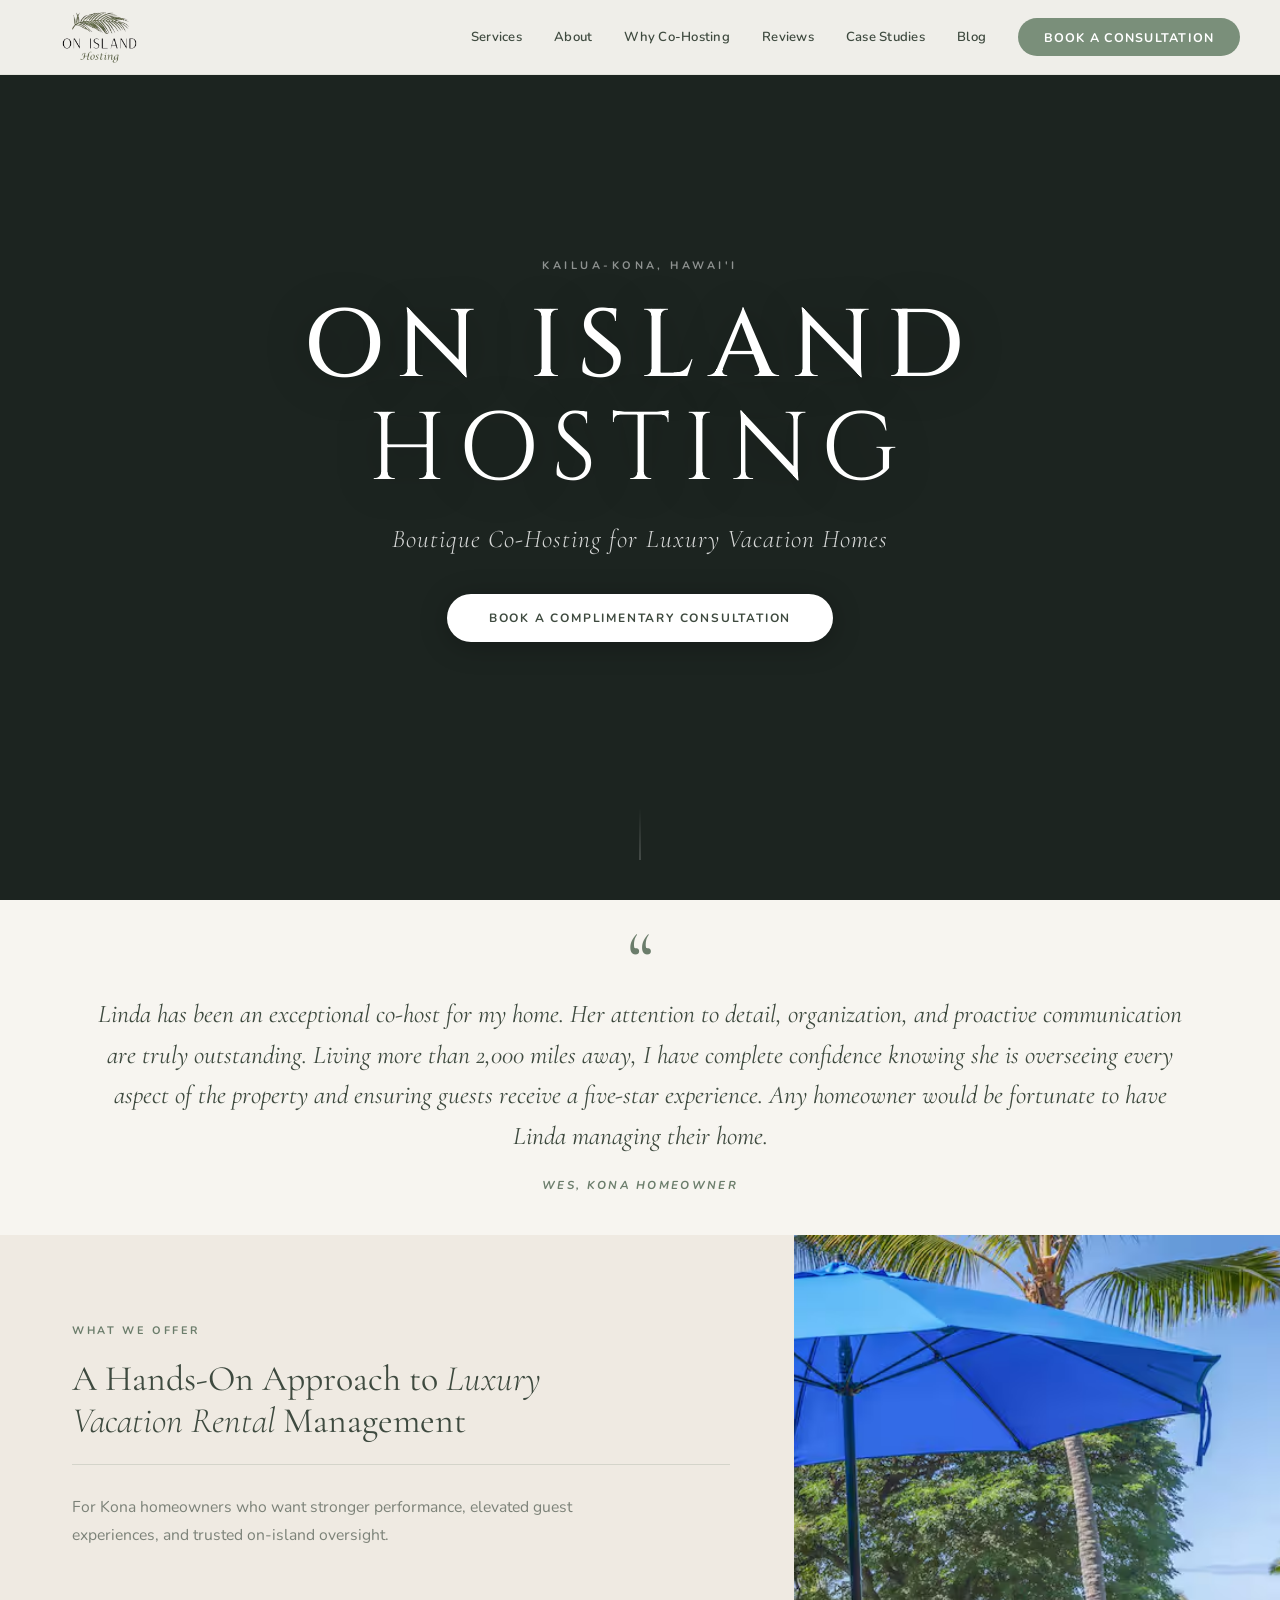
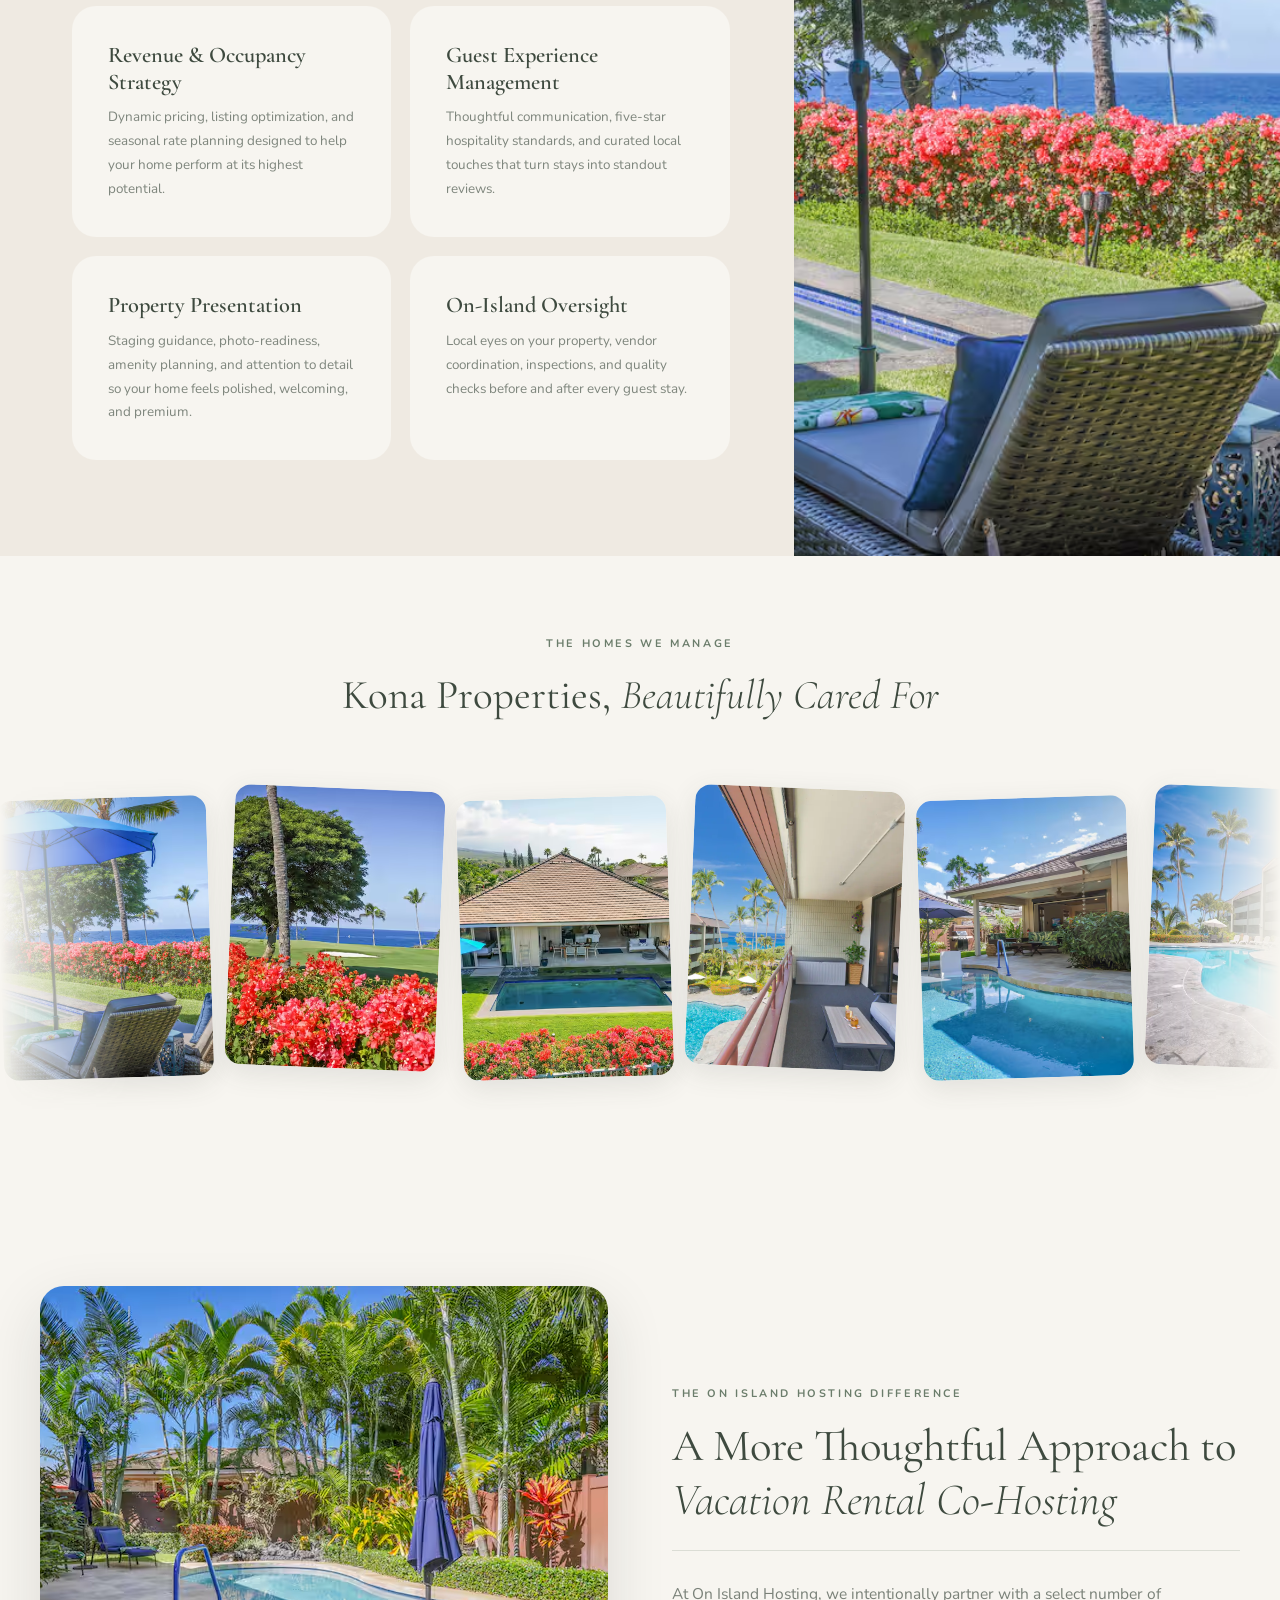
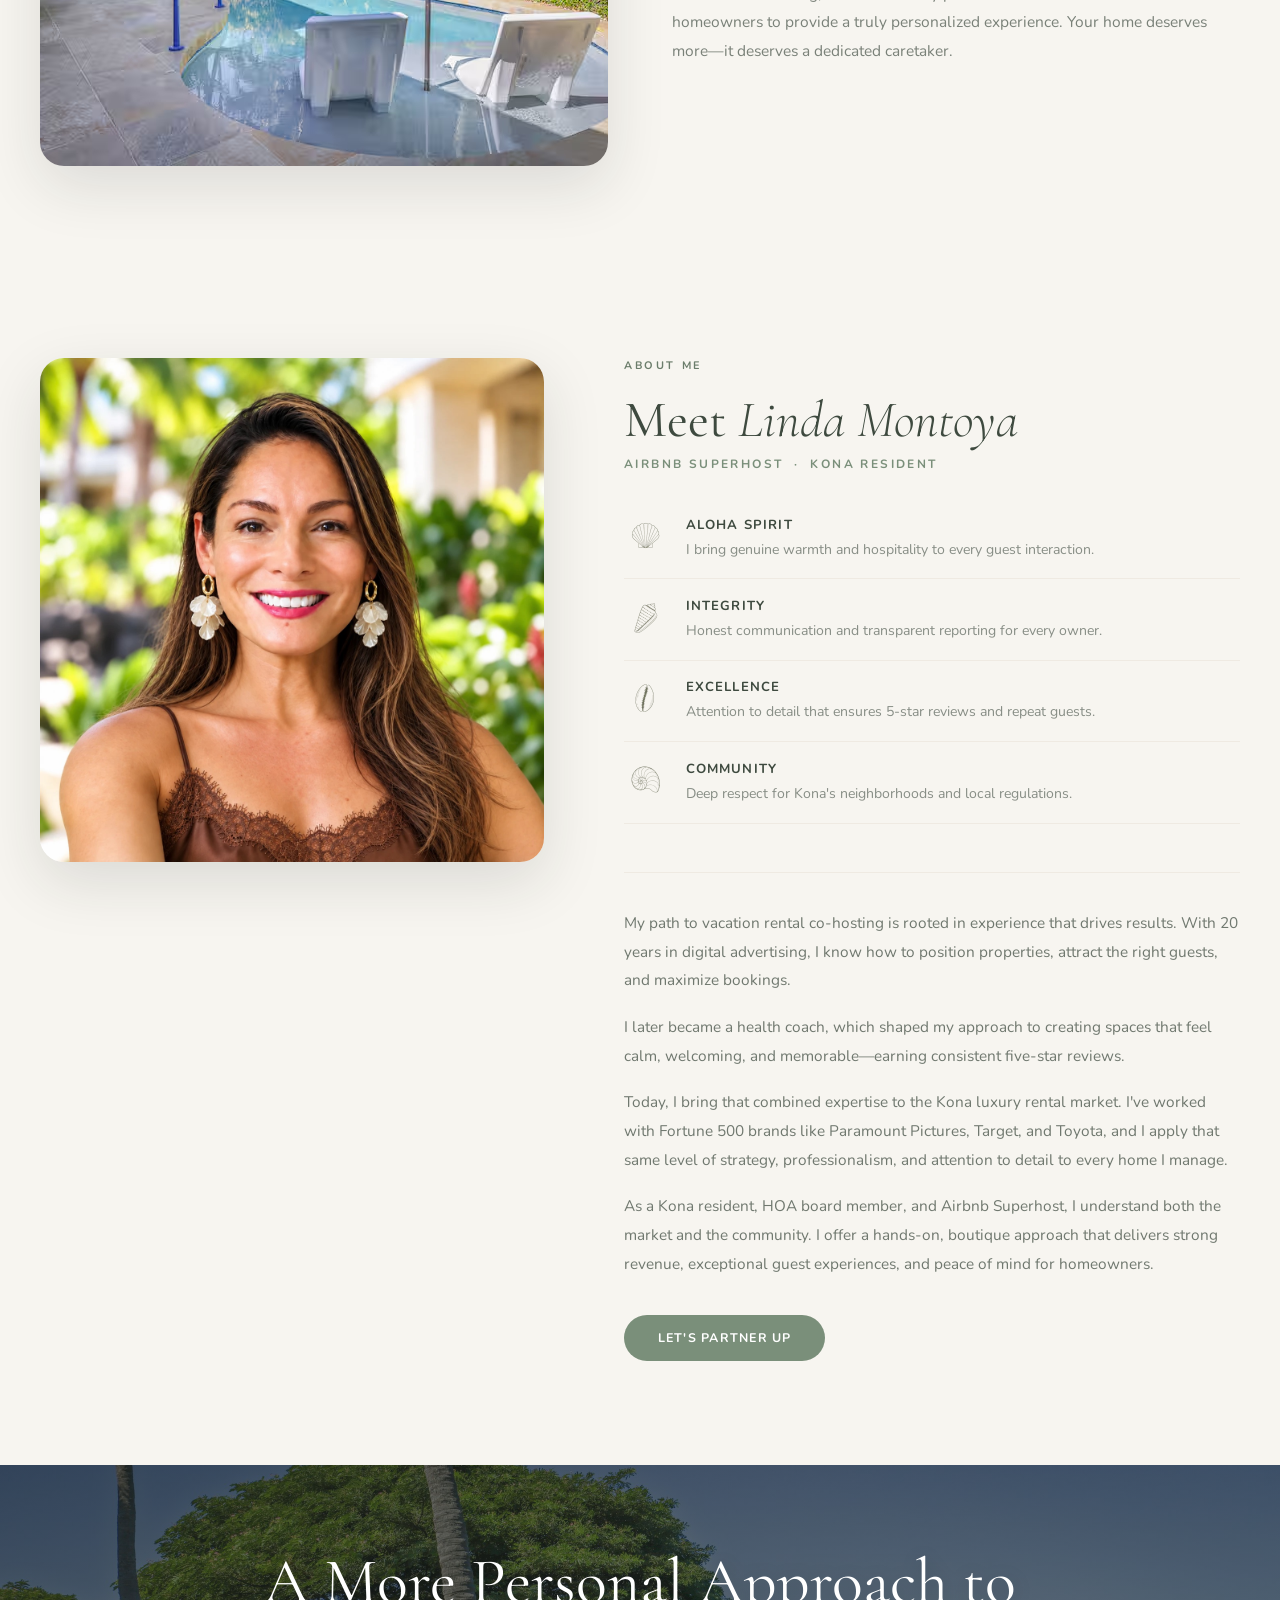
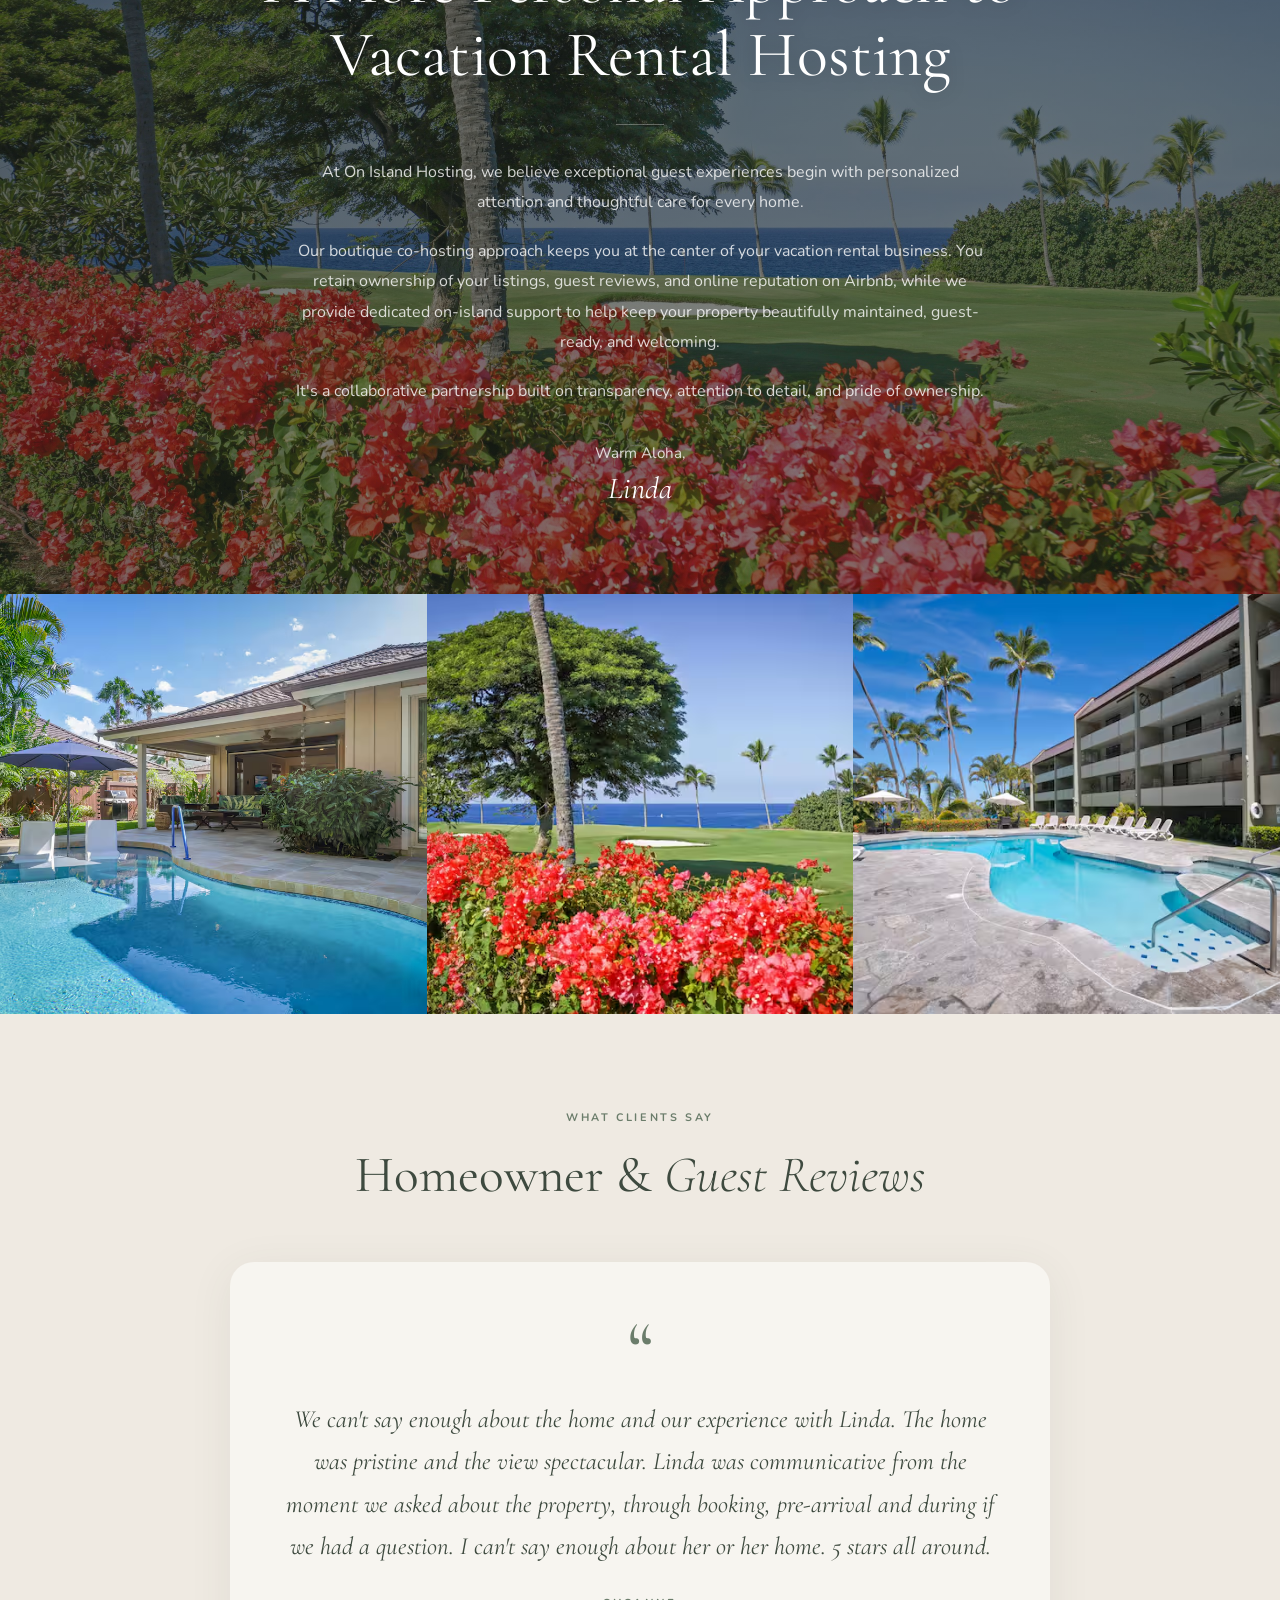
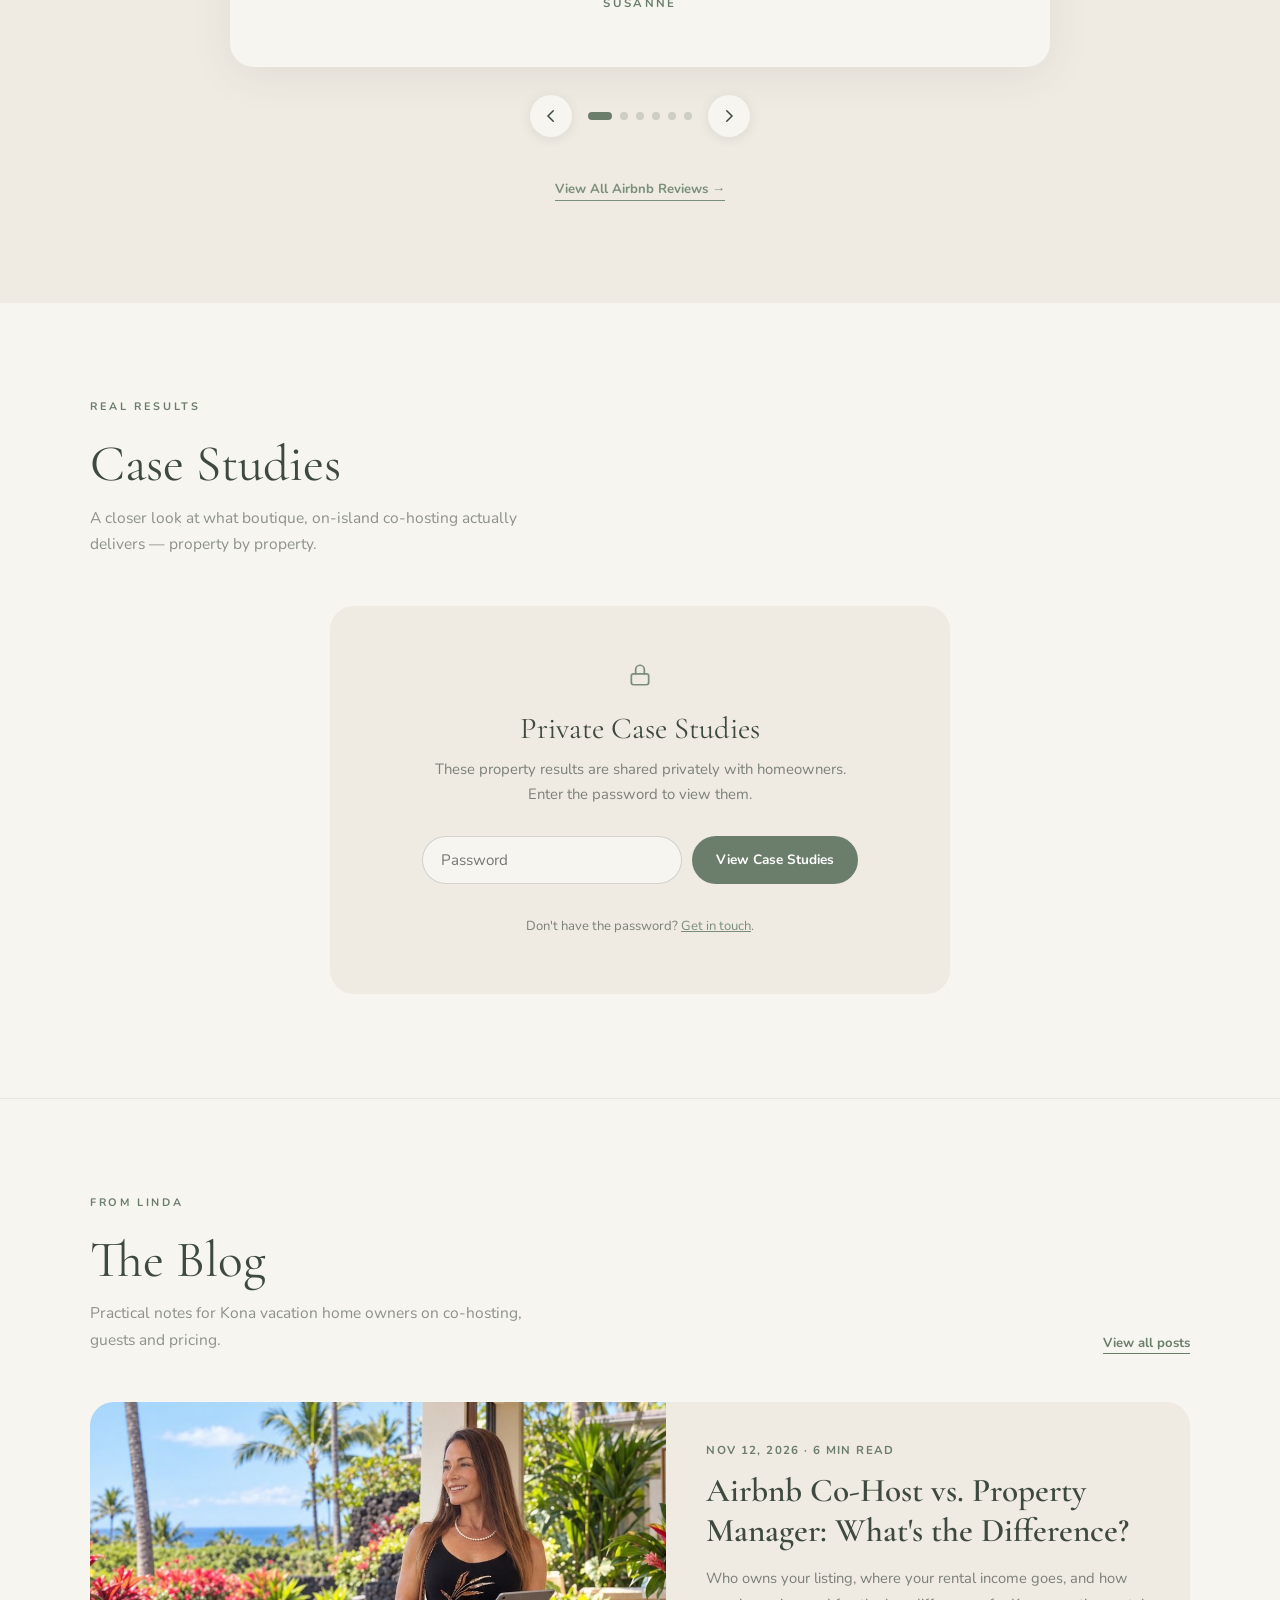
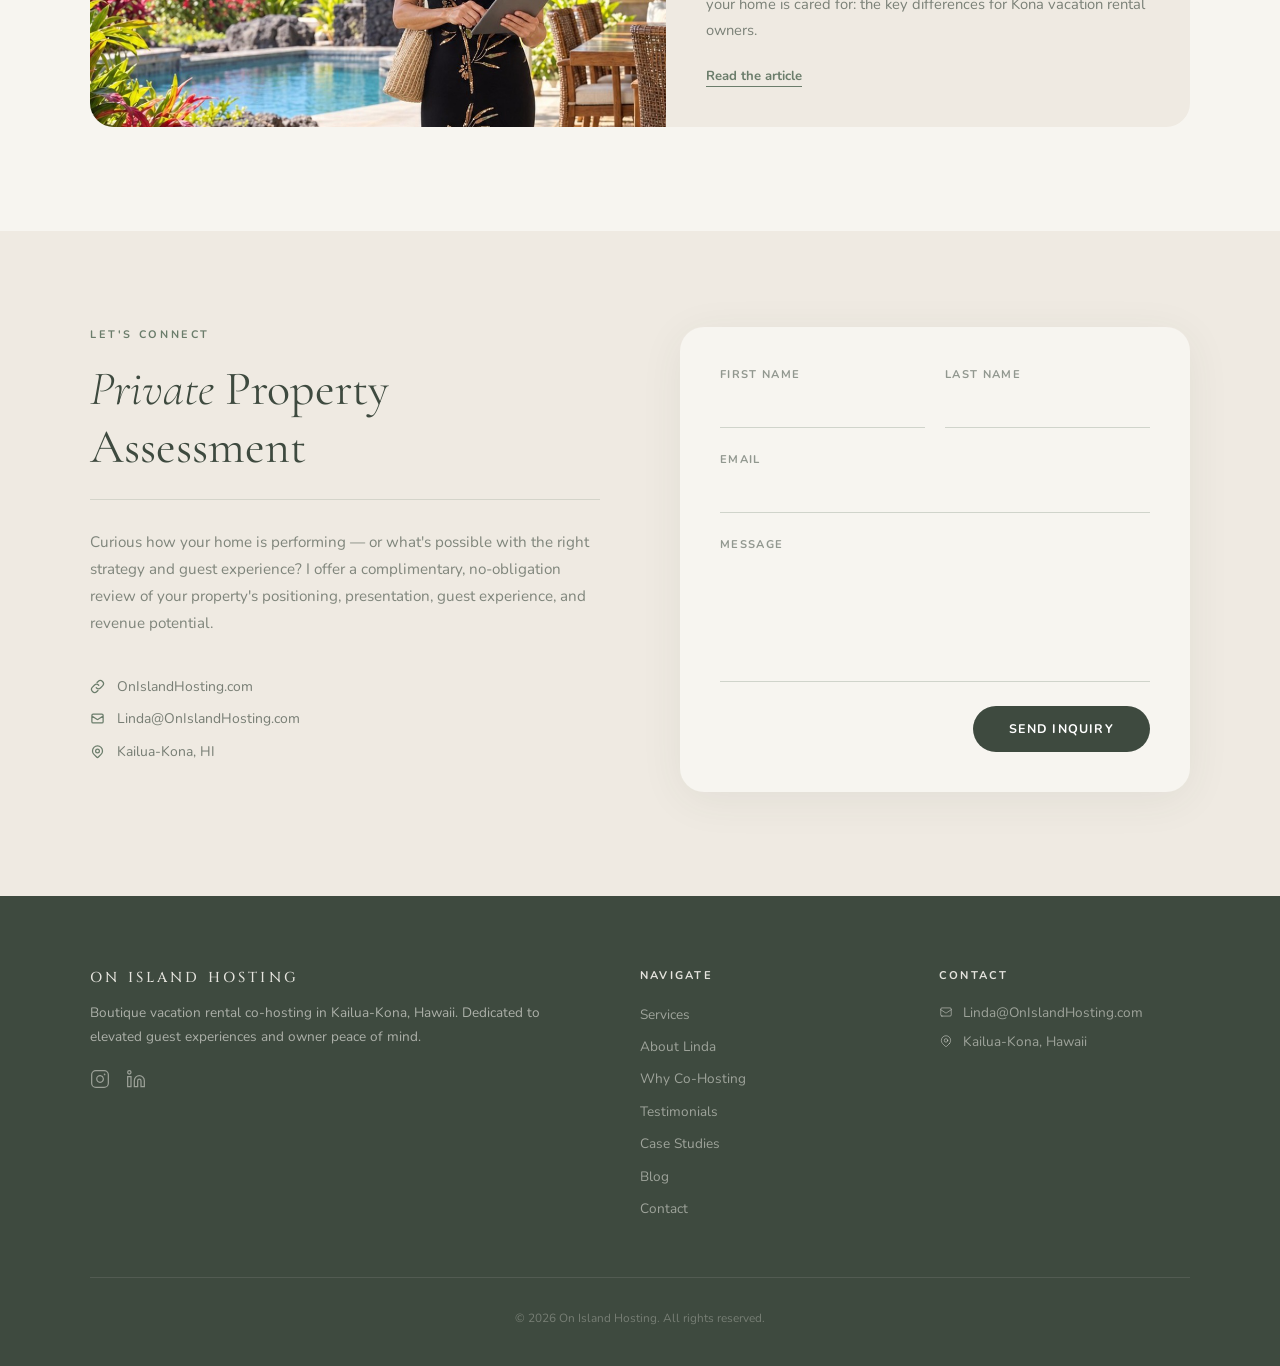
<file: index.html>
<!DOCTYPE html>
<html lang="en">
<head>
  <meta charset="UTF-8" />
  <meta name="viewport" content="width=device-width, initial-scale=1.0" />
  <title>Airbnb Co-Host in Kailua-Kona, Hawaii | On Island Hosting</title>
  <meta name="description" content="Boutique Airbnb co-hosting for luxury vacation homes in Kailua-Kona, Hawaii. Keep your listing and reviews while a local Superhost cares for your home." />

  <link rel="canonical" href="https://onislandhosting.com/" />
  <link rel="icon" href="/favicon.ico" sizes="any" />
  <link rel="icon" type="image/png" sizes="48x48" href="/favicon-48.png" />
  <link rel="apple-touch-icon" href="/apple-touch-icon.png" />
  <meta name="theme-color" content="#3E4A3F" />

  <meta property="og:type" content="website" />
  <meta property="og:site_name" content="On Island Hosting" />
  <meta property="og:url" content="https://onislandhosting.com/" />
  <meta property="og:title" content="Airbnb Co-Host in Kailua-Kona, Hawaii | On Island Hosting" />
  <meta property="og:description" content="Boutique Airbnb co-hosting for luxury vacation homes in Kailua-Kona, Hawaii. Keep your listing and reviews while a local Superhost cares for your home." />
  <meta property="og:image" content="https://onislandhosting.com/og-image.jpg" />
  <meta property="og:image:width" content="1200" />
  <meta property="og:image:height" content="630" />
  <meta property="og:image:alt" content="Red bougainvillea and palm trees above a golf green and the ocean on the Kona coast" />
  <meta property="og:locale" content="en_US" />
  <meta name="twitter:card" content="summary_large_image" />
  <meta name="twitter:title" content="Airbnb Co-Host in Kailua-Kona, Hawaii | On Island Hosting" />
  <meta name="twitter:description" content="Boutique Airbnb co-hosting for luxury vacation homes in Kailua-Kona, Hawaii. Keep your listing and reviews while a local Superhost cares for your home." />
  <meta name="twitter:image" content="https://onislandhosting.com/og-image.jpg" />

  <script type="application/ld+json">
{
  "@context": "https://schema.org",
  "@graph": [
    {
      "@type": "WebSite",
      "@id": "https://onislandhosting.com/#website",
      "url": "https://onislandhosting.com/",
      "name": "On Island Hosting",
      "publisher": {
        "@id": "https://onislandhosting.com/#business"
      },
      "inLanguage": "en-US"
    },
    {
      "@type": [
        "LocalBusiness",
        "ProfessionalService"
      ],
      "@id": "https://onislandhosting.com/#business",
      "name": "On Island Hosting",
      "url": "https://onislandhosting.com/",
      "email": "Linda@OnIslandHosting.com",
      "description": "On Island Hosting is a boutique Airbnb co-host for luxury vacation homes in Kailua-Kona, Hawaii, run by Airbnb Superhost Linda Montoya. Homeowners keep their listings, guest reviews and online reputation on Airbnb while Linda provides dedicated on-island support.",
      "image": "https://onislandhosting.com/og-image.jpg",
      "logo": "https://onislandhosting.com/photos/New%20logo.png",
      "address": {
        "@type": "PostalAddress",
        "addressLocality": "Kailua-Kona",
        "addressRegion": "HI",
        "addressCountry": "US"
      },
      "areaServed": {
        "@type": "City",
        "name": "Kailua-Kona"
      },
      "founder": {
        "@id": "https://onislandhosting.com/#linda"
      },
      "employee": {
        "@id": "https://onislandhosting.com/#linda"
      },
      "knowsAbout": [
        "Airbnb co-hosting",
        "Short-term rentals",
        "Vacation rental pricing",
        "Guest experience"
      ],
      "sameAs": [
        "https://www.instagram.com/onislandwithlinda"
      ]
    },
    {
      "@type": "Person",
      "@id": "https://onislandhosting.com/#linda",
      "name": "Linda Montoya",
      "jobTitle": "Airbnb Co-Host and Superhost",
      "worksFor": {
        "@id": "https://onislandhosting.com/#business"
      },
      "url": "https://onislandhosting.com/#about",
      "image": "https://onislandhosting.com/photos/Linda%20Square.jpg",
      "description": "Airbnb Superhost and Kona resident who serves on an HOA board, with 20 years in digital advertising.",
      "homeLocation": {
        "@type": "Place",
        "name": "Kona, Hawaii"
      },
      "sameAs": [
        "https://www.linkedin.com/in/lindamontoya/",
        "https://www.instagram.com/onislandwithlinda"
      ]
    },
    {
      "@type": "Service",
      "@id": "https://onislandhosting.com/#co-hosting-service",
      "name": "Boutique Airbnb co-hosting",
      "serviceType": "Airbnb co-hosting",
      "url": "https://onislandhosting.com/#services",
      "provider": {
        "@id": "https://onislandhosting.com/#business"
      },
      "areaServed": {
        "@type": "City",
        "name": "Kailua-Kona"
      },
      "description": "Revenue and occupancy strategy, guest experience, property presentation and on-island oversight for Kona vacation homes."
    },
    {
      "@type": "Service",
      "@id": "https://onislandhosting.com/#assessment-service",
      "name": "Private property assessment",
      "serviceType": "Vacation rental assessment",
      "url": "https://onislandhosting.com/#contact",
      "provider": {
        "@id": "https://onislandhosting.com/#business"
      },
      "areaServed": {
        "@type": "City",
        "name": "Kailua-Kona"
      },
      "description": "A complimentary, no-obligation review of a home's positioning, presentation, guest experience and revenue potential.",
      "offers": {
        "@type": "Offer",
        "price": "0",
        "priceCurrency": "USD"
      }
    }
  ]
}
  </script>

  <link rel="preconnect" href="https://fonts.googleapis.com">
  <link rel="preconnect" href="https://fonts.gstatic.com" crossorigin>
  <link href="https://fonts.googleapis.com/css2?family=Cinzel:wght@400;500;600;700&family=Cormorant+Garamond:ital,wght@0,300;0,400;0,500;0,600;1,300;1,400;1,500;1,600&family=Nunito:wght@300;400;500;600;700&display=swap" rel="stylesheet">

  <style>
    *, *::before, *::after { box-sizing: border-box; margin: 0; padding: 0; }
    html { scroll-behavior: smooth; }

    :root {
      --soft-white:     #F7F5F0;
      --warm-beige:     #EFEAE2;
      --olive:          #6B7D6B;
      --deep-olive:     #3E4A3F;
      --sage:           #7A8F7A;
      --dark:           #1c2420;
      --font-cinzel:    'Cinzel', serif;
      --font-cormorant: 'Cormorant Garamond', serif;
      --font-nunito:    'Nunito', sans-serif;
    }

    body {
      background: var(--dark);
      color: var(--deep-olive);
      font-family: var(--font-nunito);
      -webkit-font-smoothing: antialiased;
    }

    /* ═══════════════════════════════
       HEADER
    ═══════════════════════════════ */
    #site-header {
      position: fixed;
      top: 0; left: 0; right: 0;
      z-index: 200;
      background: rgba(247,245,240,0.97);
      backdrop-filter: blur(12px);
      -webkit-backdrop-filter: blur(12px);
      border-bottom: 1px solid rgba(107,125,107,0.1);
      transition: box-shadow 0.3s;
    }
    #site-header.scrolled { box-shadow: 0 2px 24px rgba(28,36,32,0.1); }
    .header-inner {
      max-width: 1280px;
      margin: 0 auto;
      padding: 0 2.5rem;
      height: 74px;
      display: flex;
      align-items: center;
      justify-content: space-between;
    }
    .header-logo img {
      height: 58px;
      width: auto;
      object-fit: contain;
      display: block;
    }
    .header-right { display: flex; align-items: center; gap: 2rem; }
    .header-nav { display: flex; align-items: center; gap: 2rem; }
    .header-nav a {
      font-family: var(--font-nunito);
      font-size: 0.82rem;
      font-weight: 600;
      letter-spacing: 0.02em;
      color: var(--deep-olive);
      text-decoration: none;
      transition: color 0.2s;
      white-space: nowrap;
    }
    .header-nav a:hover { color: var(--olive); }
    .nav-cta {
      font-family: var(--font-nunito);
      font-size: 0.78rem;
      font-weight: 700;
      letter-spacing: 0.1em;
      text-transform: uppercase;
      background: var(--sage);
      color: #fff;
      padding: 0.65rem 1.6rem;
      border-radius: 100px;
      text-decoration: none;
      transition: background 0.2s;
      white-space: nowrap;
    }
    .nav-cta:hover { background: var(--olive); }
    .mobile-toggle {
      display: none;
      background: none;
      border: none;
      cursor: pointer;
      color: var(--deep-olive);
    }
    .mobile-menu {
      display: none;
      position: absolute;
      top: 100%; left: 0; right: 0;
      background: var(--soft-white);
      border-top: 1px solid var(--warm-beige);
      padding: 1.25rem 2rem 1.75rem;
    }
    .mobile-menu.open { display: block; }
    .mobile-menu a {
      display: block;
      font-family: var(--font-nunito);
      font-weight: 600;
      font-size: 0.95rem;
      color: var(--deep-olive);
      text-decoration: none;
      padding: 0.7rem 0;
      border-bottom: 1px solid var(--warm-beige);
    }
    .mobile-menu a.mobile-cta {
      border: none;
      margin-top: 1rem;
      text-align: center;
      background: var(--sage);
      color: #fff;
      border-radius: 100px;
      padding: 0.7rem;
    }
    @media (max-width: 920px) {
      .header-nav { display: none; }
      .mobile-toggle { display: block; }
    }
    @media (max-width: 640px) {
      .header-right .nav-cta { display: none; }
    }

    /* ═══════════════════════════════
       HERO
    ═══════════════════════════════ */
    #hero {
      position: relative;
      height: 100vh;
      min-height: 640px;
      display: flex;
      align-items: center;
      justify-content: center;
      overflow: hidden;
      background: var(--dark);
    }
    #hero-video {
      position: absolute;
      inset: 0;
      width: 100%;
      height: 100%;
      object-fit: cover;
      opacity: 0.82;
    }
    .hero-overlay {
      position: absolute;
      inset: 0;
      background: radial-gradient(ellipse at center, rgba(28,36,32,0.08) 0%, rgba(28,36,32,0.38) 100%);
      z-index: 1;
    }

    /* Floating cards layer */
    .hero-cards {
      position: absolute;
      inset: 0;
      z-index: 2;
      pointer-events: none;
    }
    .float-card {
      position: absolute;
      will-change: transform;
      border-radius: 18px;
      overflow: hidden;
      box-shadow: 0 24px 64px rgba(0,0,0,0.5);
      pointer-events: auto;
      cursor: default;
    }
    .float-card img {
      width: 100%;
      height: 100%;
      object-fit: cover;
      display: block;
      transition: transform 0.4s ease;
    }
    .float-card:hover img { transform: scale(1.06); }

    /* Card label badge */
    .card-label {
      position: absolute;
      bottom: 0; left: 0; right: 0;
      padding: 1.5rem 1rem 0.75rem;
      background: linear-gradient(to top, rgba(28,36,32,0.8) 0%, transparent 100%);
    }
    .card-label-tag {
      display: block;
      font-family: var(--font-nunito);
      font-size: 0.6rem;
      font-weight: 700;
      letter-spacing: 0.2em;
      text-transform: uppercase;
      color: rgba(255,255,255,0.6);
      margin-bottom: 0.2rem;
    }
    .card-label-name {
      display: block;
      font-family: var(--font-cormorant);
      font-size: 1rem;
      font-weight: 500;
      color: #fff;
      line-height: 1.2;
    }

    /* Individual card positions */
    /* LEFT SIDE */
    .fc-1 { /* top-left, small */ width: 130px; height: 90px; top: 18%; left: 3%; }
    .fc-2 { /* mid-left, tall */ width: 210px; height: 160px; top: 8%; left: 8%; }
    .fc-3 { /* bottom-left, square */ width: 190px; height: 190px; top: 68%; left: 5%; }
    /* RIGHT SIDE */
    .fc-4 { /* top-right, medium */ width: 200px; height: 155px; top: 5%; right: 6%; }
    .fc-5 { /* bottom-right, large */ width: 200px; height: 200px; top: 60%; right: 4%; }

    /* Hide cards on small screens to avoid crowding */
    @media (max-width: 900px) {
      .fc-1, .fc-3, .fc-5 { display: none; }
      .fc-2 { width: 140px; height: 110px; top: 12%; left: 2%; }
      .fc-4 { width: 140px; height: 110px; top: 12%; right: 2%; }
    }
    @media (max-width: 560px) {
      .fc-2, .fc-4 { display: none; }
    }

    /* Hero text */
    .hero-content {
      position: relative;
      z-index: 10;
      text-align: center;
      padding: 0 1.5rem;
      max-width: 820px;
    }
    .hero-eyebrow {
      font-family: var(--font-nunito);
      font-size: 0.68rem;
      font-weight: 700;
      letter-spacing: 0.32em;
      text-transform: uppercase;
      color: rgba(255,255,255,0.5);
      display: block;
      margin-bottom: 1.4rem;
    }
    .hero-title {
      font-family: var(--font-cinzel);
      color: #fff;
      font-size: clamp(2.6rem, 7.5vw, 6.5rem);
      font-weight: 500;
      letter-spacing: 0.14em;
      line-height: 1.08;
      text-shadow: 0 4px 40px rgba(0,0,0,0.35);
      margin-bottom: 1.25rem;
    }
    .hero-title span { font-weight: 300; }
    .hero-tagline {
      font-family: var(--font-cormorant);
      font-size: clamp(1.1rem, 2.2vw, 1.6rem);
      font-weight: 300;
      font-style: italic;
      color: rgba(255,255,255,0.82);
      letter-spacing: 0.04em;
      margin-bottom: 2.5rem;
    }
    .hero-btn {
      display: inline-block;
      font-family: var(--font-nunito);
      font-size: 0.75rem;
      font-weight: 700;
      letter-spacing: 0.15em;
      text-transform: uppercase;
      background: #fff;
      color: var(--deep-olive);
      padding: 1rem 2.6rem;
      border-radius: 100px;
      text-decoration: none;
      box-shadow: 0 4px 28px rgba(0,0,0,0.25);
      transition: transform 0.2s, box-shadow 0.2s;
    }
    .hero-btn:hover { transform: translateY(-3px); box-shadow: 0 10px 40px rgba(0,0,0,0.3); }
    .hero-scroll-line {
      position: absolute;
      bottom: 2.5rem; left: 50%;
      transform: translateX(-50%);
      width: 1px; height: 52px;
      background: linear-gradient(to bottom, transparent, rgba(255,255,255,0.35));
      z-index: 10;
      animation: lineGrow 2s ease-in-out infinite;
    }
    @keyframes lineGrow { 0%,100%{opacity:0.3;height:36px} 50%{opacity:1;height:52px} }

    /* ═══════════════════════════════
       CONTENT CARD WRAPPER  (DayAway rounded-section style)
    ═══════════════════════════════ */
    .content-card {
      background: var(--soft-white);
      border-radius: 2.5rem 2.5rem 0 0;
      position: relative;
      z-index: 10;
      margin-top: -2.5rem;
    }
    .content-card + .content-card,
    .content-card + section,
    section + .content-card {
      border-radius: 0;
      margin-top: 0;
    }
    .dark-band {
      background: var(--dark);
      position: relative;
      z-index: 9;
    }
    .content-card-bottom {
      background: var(--soft-white);
      border-radius: 0 0 2.5rem 2.5rem;
    }

    /* ═══════════════════════════════
       SHARED UTILITIES
    ═══════════════════════════════ */
    .section-label {
      font-family: var(--font-nunito);
      font-size: 0.68rem;
      font-weight: 700;
      letter-spacing: 0.24em;
      text-transform: uppercase;
      color: var(--olive);
      display: block;
      margin-bottom: 1.2rem;
    }
    .section-rule {
      border: none;
      border-top: 1px solid rgba(107,125,107,0.2);
      margin: 1.4rem 0 1.8rem;
    }
    .reveal {
      opacity: 0;
      transform: translateY(28px);
      transition: opacity 0.75s ease, transform 0.75s ease;
    }
    .reveal.visible { opacity: 1; transform: none; }

    /* ═══════════════════════════════
       QUOTE  — compact centered band
    ═══════════════════════════════ */
    #quote {
      background: var(--soft-white);
      padding: 2.25rem 4rem 2.5rem;
    }
    .quote-inner {
      max-width: 1100px;
      margin: 0 auto;
      text-align: center;
    }
    .quote-mark {
      font-family: var(--font-cormorant);
      font-size: 5rem;
      line-height: 0.6;
      color: var(--olive);
      display: block;
      margin-bottom: 0.6rem;
      user-select: none;
    }
    .quote-text {
      font-family: var(--font-cormorant);
      font-size: clamp(1.25rem, 2vw, 1.75rem);
      font-weight: 400;
      font-style: italic;
      color: var(--deep-olive);
      line-height: 1.6;
      margin-bottom: 1rem;
    }
    .quote-attribution {
      font-family: var(--font-nunito);
      font-size: 0.72rem;
      font-weight: 700;
      letter-spacing: 0.2em;
      text-transform: uppercase;
      color: var(--olive);
    }
    @media (max-width: 860px) {
      #quote { padding: 2rem 1.5rem 2.25rem; }
    }

    /* ═══════════════════════════════
       IMAGE STRIP  (3-up photos)
    ═══════════════════════════════ */
    /* ═══════════════════════════════
       SCROLLING MARQUEE
    ═══════════════════════════════ */
    .marquee-section {
      padding: 5rem 0 5rem;
      background: var(--soft-white);
      overflow: hidden;
    }
    .marquee-header {
      text-align: center;
      padding: 0 2rem;
      margin-bottom: 2.75rem;
    }
    .marquee-headline {
      font-family: var(--font-cormorant);
      font-size: clamp(1.8rem, 3.2vw, 2.8rem);
      font-weight: 400;
      color: var(--deep-olive);
      line-height: 1.2;
    }
    .marquee-headline em { font-style: italic; font-weight: 300; }
    .marquee-outer {
      overflow: hidden;
      -webkit-mask-image: linear-gradient(to right, transparent 0%, black 10%, black 90%, transparent 100%);
      mask-image: linear-gradient(to right, transparent 0%, black 10%, black 90%, transparent 100%);
      padding: 1.5rem 0 2rem;
    }
    .marquee-track {
      display: flex;
      gap: 1.25rem;
      width: max-content;
      animation: marquee-scroll 42s linear infinite;
    }
    .marquee-track:hover { animation-play-state: paused; }
    @keyframes marquee-scroll {
      0%   { transform: translateX(0); }
      100% { transform: translateX(-50%); }
    }
    .marquee-item {
      flex-shrink: 0;
      width: 210px;
      height: 280px;
      border-radius: 16px;
      overflow: hidden;
      box-shadow: 0 8px 28px rgba(62,74,63,0.12);
      transition: transform 0.3s ease, box-shadow 0.3s;
    }
    .marquee-item:hover {
      box-shadow: 0 16px 44px rgba(62,74,63,0.18);
      transform: scale(1.02) !important;
    }
    .marquee-item:nth-child(odd)  { transform: rotate(-1.8deg); margin-top: 10px; }
    .marquee-item:nth-child(even) { transform: rotate(2.4deg);  margin-top: 0; }
    .marquee-item img {
      width: 100%; height: 100%;
      object-fit: cover;
      display: block;
    }

    .img-strip {
      display: grid;
      gap: 0;
    }
    .img-strip-3 { grid-template-columns: repeat(3, 1fr); }
    .img-strip-2 { grid-template-columns: 1.4fr 1fr; }
    .img-strip img {
      width: 100%;
      height: 100%;
      object-fit: cover;
      display: block;
      transition: transform 0.5s ease;
    }
    .img-strip-item {
      overflow: hidden;
      position: relative;
    }
    .img-strip-item:hover img { transform: scale(1.04); }
    .img-strip-tall .img-strip-item { height: 420px; }
    .img-strip-medium .img-strip-item { height: 320px; }
    @media (max-width: 700px) {
      .img-strip-3 { grid-template-columns: 1fr; }
      .img-strip-2 { grid-template-columns: 1fr; }
      .img-strip-tall .img-strip-item,
      .img-strip-medium .img-strip-item { height: 240px; }
    }

    /* ═══════════════════════════════
       SERVICES  — split with tall image
    ═══════════════════════════════ */
    #services {
      background: var(--warm-beige);
      overflow: hidden;
    }
    .services-split {
      display: grid;
      grid-template-columns: 1fr 38%;
      min-height: 780px;
      max-width: 100%;
    }
    .services-left {
      padding: 5.5rem 4rem 6rem 4.5rem;
    }
    .services-inner { max-width: 700px; }
    .services-header { margin-bottom: 3.5rem; }
    .services-headline {
      font-family: var(--font-cormorant);
      font-size: clamp(2rem, 2.8vw, 2.7rem);
      font-weight: 400;
      color: var(--deep-olive);
      line-height: 1.18;
      margin-bottom: 1rem;
      max-width: 560px;
    }
    .services-headline em { font-style: italic; font-weight: 300; }
    .services-sub {
      font-family: var(--font-nunito);
      font-size: 0.98rem;
      color: rgba(62,74,63,0.65);
      line-height: 1.78;
      max-width: 520px;
    }
    .services-grid {
      display: grid;
      grid-template-columns: repeat(2, 1fr);
      gap: 1.2rem;
    }
    @media (max-width: 680px) { .services-grid { grid-template-columns: 1fr; } }
    .service-card {
      background: var(--soft-white);
      border-radius: 1.5rem;
      padding: 2.25rem 2.25rem;
      transition: transform 0.3s, box-shadow 0.3s;
    }
    .service-card:hover { transform: translateY(-5px); box-shadow: 0 14px 44px rgba(62,74,63,0.09); }
    .service-num {
      font-family: var(--font-cormorant);
      font-size: 3.2rem;
      font-weight: 300;
      color: var(--olive);
      line-height: 1;
      margin-bottom: 0.5rem;
      display: block;
    }
    .service-title {
      font-family: var(--font-cormorant);
      font-size: 1.4rem;
      font-weight: 600;
      color: var(--deep-olive);
      margin-bottom: 0.6rem;
      line-height: 1.2;
    }
    .service-desc {
      font-family: var(--font-nunito);
      font-size: 0.84rem;
      color: rgba(62,74,63,0.65);
      line-height: 1.78;
    }
    .services-image-col {
      position: relative;
      overflow: hidden;
    }
    .services-image-col img {
      position: absolute;
      inset: 0;
      width: 100%;
      height: 100%;
      object-fit: cover;
      object-position: center top;
    }
    @media (max-width: 960px) {
      .services-split { grid-template-columns: 1fr; }
      .services-left { padding: 4rem 2rem 4.5rem; }
      .services-image-col { height: 400px; position: relative; }
      .services-image-col img { position: absolute; }
    }
    @media (max-width: 600px) { .service-card { padding: 1.75rem 1.5rem; } }

    /* ═══════════════════════════════
       FEATURE SPLIT  (image + text)
    ═══════════════════════════════ */
    .feature-split {
      background: var(--soft-white);
      padding: 6rem 2rem;
    }
    .feature-split-inner {
      max-width: 1200px;
      margin: 0 auto;
      display: grid;
      grid-template-columns: 1fr 1fr;
      gap: 4rem;
      align-items: center;
    }
    .feature-split-inner.reverse { direction: rtl; }
    .feature-split-inner.reverse > * { direction: ltr; }
    .feature-split-img {
      border-radius: 1.5rem;
      overflow: hidden;
      box-shadow: 0 20px 60px rgba(28,36,32,0.12);
    }
    .feature-split-img img {
      width: 100%;
      height: 480px;
      object-fit: cover;
      display: block;
      transition: transform 0.5s;
    }
    .feature-split-img:hover img { transform: scale(1.03); }
    .feature-split-text {}
    .feature-split-text h2 {
      font-family: var(--font-cormorant);
      font-size: clamp(2rem, 3.5vw, 3rem);
      font-weight: 400;
      color: var(--deep-olive);
      line-height: 1.2;
      margin-bottom: 1.25rem;
    }
    .feature-split-text h2 em { font-style: italic; font-weight: 300; }
    .feature-split-text p {
      font-family: var(--font-nunito);
      font-size: 0.97rem;
      color: rgba(62,74,63,0.68);
      line-height: 1.85;
      margin-bottom: 1rem;
    }
    .feature-split-text p:last-child { margin-bottom: 0; }
    @media (max-width: 860px) {
      .feature-split-inner { grid-template-columns: 1fr; gap: 2rem; }
      .feature-split-inner.reverse { direction: ltr; }
      .feature-split-img img { height: 280px; }
    }

    /* ═══════════════════════════════
       WHY CO-HOSTING  (UNCHANGED)
    ═══════════════════════════════ */
    #co-hosting {
      position: relative;
      min-height: 75vh;
      display: flex;
      align-items: center;
      justify-content: center;
      overflow: hidden;
    }
    #co-hosting img.co-bg {
      position: absolute;
      inset: 0;
      width: 100%;
      height: 100%;
      object-fit: cover;
    }
    .co-overlay {
      position: absolute;
      inset: 0;
      background: linear-gradient(160deg, rgba(28,36,32,0.65) 0%, rgba(28,36,32,0.52) 100%);
    }
    .co-content {
      position: relative;
      z-index: 10;
      text-align: center;
      padding: 5rem 2rem;
      max-width: 900px;
    }
    .co-label {
      font-family: var(--font-nunito);
      font-size: 0.68rem;
      font-weight: 700;
      letter-spacing: 0.24em;
      text-transform: uppercase;
      color: rgba(255,255,255,0.5);
      display: block;
      margin-bottom: 1.5rem;
    }
    .co-title {
      font-family: var(--font-cormorant);
      font-size: clamp(2.2rem, 5vw, 4rem);
      font-weight: 400;
      color: #fff;
      line-height: 1.15;
      margin-bottom: 2rem;
      text-shadow: 0 2px 20px rgba(0,0,0,0.2);
    }
    .co-divider {
      width: 48px; height: 1px;
      background: rgba(255,255,255,0.3);
      margin: 0 auto 2rem;
    }
    .co-body {
      font-family: var(--font-nunito);
      font-size: 1rem;
      line-height: 1.88;
      color: rgba(255,255,255,0.8);
      max-width: 700px;
      margin: 0 auto;
    }
    .co-body + .co-body { margin-top: 1.2rem; }
    .co-signoff {
      font-family: var(--font-nunito);
      font-size: 0.95rem;
      color: rgba(255,255,255,0.8);
      margin-top: 2.2rem;
      line-height: 1.6;
    }
    .co-signoff span {
      font-family: var(--font-cormorant);
      font-style: italic;
      font-size: 1.9rem;
      color: #fff;
    }

    /* ═══════════════════════════════
       ABOUT
    ═══════════════════════════════ */
    #about {
      background: var(--soft-white);
      padding: 6rem 2rem 6.5rem;
    }
    .about-inner {
      max-width: 1200px;
      margin: 0 auto;
      display: flex;
      gap: 5rem;
      align-items: flex-start;
    }
    .about-image-col {
      width: 42%;
      flex-shrink: 0;
      position: sticky;
      top: 92px;
    }
    .about-image-col img {
      width: 100%;
      border-radius: 1.5rem;
      aspect-ratio: 1/1;
      object-fit: cover;
      box-shadow: 0 20px 60px rgba(28,36,32,0.13);
      display: block;
    }
    .about-content-col { flex: 1; }
    .about-name {
      font-family: var(--font-cormorant);
      font-size: clamp(2.2rem, 4vw, 3.2rem);
      font-weight: 400;
      color: var(--deep-olive);
      line-height: 1.12;
      margin-bottom: 0.4rem;
    }
    .about-name em { font-style: italic; font-weight: 300; }
    .about-subtitle {
      font-family: var(--font-nunito);
      font-size: 0.75rem;
      font-weight: 700;
      letter-spacing: 0.2em;
      text-transform: uppercase;
      color: var(--sage);
      margin-bottom: 2.75rem;
    }
    .values-list { list-style: none; margin-bottom: 3rem; }
    .values-list li {
      display: flex;
      gap: 1.25rem;
      align-items: flex-start;
      padding: 1.1rem 0;
      border-bottom: 1px solid var(--warm-beige);
    }
    .values-list li:first-child { padding-top: 0; }
    .value-num {
      width: 2.6rem;
      flex-shrink: 0;
      display: flex;
      align-items: flex-start;
      justify-content: center;
      padding-top: 0.1rem;
    }
    .value-num img {
      width: 38px;
      height: 38px;
      object-fit: contain;
      opacity: 0.75;
    }
    .value-text h4 {
      font-family: var(--font-nunito);
      font-size: 0.82rem;
      font-weight: 700;
      color: var(--deep-olive);
      text-transform: uppercase;
      letter-spacing: 0.09em;
      margin-bottom: 0.25rem;
    }
    .value-text p {
      font-family: var(--font-nunito);
      font-size: 0.88rem;
      color: rgba(62,74,63,0.6);
      line-height: 1.65;
    }
    .about-bio { border-top: 1px solid var(--warm-beige); padding-top: 2.25rem; }
    .about-bio p {
      font-family: var(--font-nunito);
      font-size: 0.96rem;
      color: rgba(62,74,63,0.73);
      line-height: 1.88;
      margin-bottom: 1.1rem;
    }
    .about-bio p:last-child { margin-bottom: 0; }
    .about-cta {
      margin-top: 2.25rem;
      display: inline-block;
      font-family: var(--font-nunito);
      font-size: 0.78rem;
      font-weight: 700;
      letter-spacing: 0.1em;
      text-transform: uppercase;
      background: var(--sage);
      color: #fff;
      padding: 0.9rem 2.1rem;
      border-radius: 100px;
      text-decoration: none;
      transition: background 0.2s, transform 0.2s;
    }
    .about-cta:hover { background: var(--olive); transform: translateY(-2px); }
    @media (max-width: 900px) {
      .about-inner { flex-direction: column; gap: 2.5rem; }
      .about-image-col { width: 100%; position: static; }
      .about-image-col img { aspect-ratio: 1/1; }
    }
    /* ── MOBILE-ONLY fixes (phone) ── */
    @media (max-width: 560px) {
      /* Linda's photo: square, shown in full */
      .about-image-col img {
        aspect-ratio: 1/1;
        object-position: center;
      }
      /* Hero cards: 2 top + 2 bottom corner cards, no labels */
      .fc-2 {
        display: block;
        width: 90px;
        height: 110px;
        top: 10%;
        left: 2%;
      }
      .fc-4 {
        display: block;
        width: 90px;
        height: 110px;
        top: 10%;
        right: 2%;
      }
      .fc-3 {
        display: block;
        width: 90px;
        height: 110px;
        top: auto;
        bottom: 8%;
        left: 2%;
      }
      .fc-5 {
        display: block;
        width: 90px;
        height: 110px;
        top: auto;
        bottom: 8%;
        right: 2%;
      }
      /* Hide labels on all mobile cards */
      .fc-2 .card-label,
      .fc-3 .card-label,
      .fc-4 .card-label,
      .fc-5 .card-label { display: none; }
    }

    /* ═══════════════════════════════
       TESTIMONIALS
    ═══════════════════════════════ */
    #testimonials {
      background: var(--warm-beige);
      padding: 6rem 2rem 6.5rem;
    }
    .testimonials-inner { max-width: 1100px; margin: 0 auto; }
    .testimonials-header { text-align: center; margin-bottom: 3.5rem; }
    .testimonials-title {
      font-family: var(--font-cormorant);
      font-size: clamp(2rem, 4vw, 3.2rem);
      font-weight: 400;
      color: var(--deep-olive);
    }
    .testimonials-title em { font-style: italic; font-weight: 300; }
    .carousel-wrap { position: relative; max-width: 820px; margin: 0 auto; }
    .carousel-track {
      overflow: hidden;
      border-radius: 1.5rem;
      background: var(--soft-white);
      box-shadow: 0 8px 44px rgba(62,74,63,0.08);
    }
    .carousel-slide {
      display: none;
      flex-direction: column;
      align-items: center;
      text-align: center;
      padding: 3.5rem 3rem;
    }
    .carousel-slide.active { display: flex; }
    .carousel-qmark {
      font-family: var(--font-cormorant);
      font-size: 5rem;
      line-height: 0.8;
      color: var(--olive);
      margin-bottom: 1rem;
      user-select: none;
    }
    .carousel-text {
      font-family: var(--font-cormorant);
      font-size: clamp(1.15rem, 2.2vw, 1.55rem);
      font-weight: 400;
      font-style: italic;
      color: var(--deep-olive);
      line-height: 1.7;
      margin-bottom: 1.75rem;
    }
    .carousel-author {
      font-family: var(--font-nunito);
      font-size: 0.72rem;
      font-weight: 700;
      letter-spacing: 0.2em;
      text-transform: uppercase;
      color: var(--olive);
    }
    .carousel-nav {
      display: flex;
      align-items: center;
      justify-content: center;
      gap: 1rem;
      margin-top: 1.75rem;
    }
    .carousel-btn {
      width: 42px; height: 42px;
      border-radius: 50%;
      background: var(--soft-white);
      border: none;
      cursor: pointer;
      display: flex;
      align-items: center;
      justify-content: center;
      color: var(--deep-olive);
      box-shadow: 0 2px 12px rgba(62,74,63,0.1);
      transition: background 0.2s, transform 0.2s;
      flex-shrink: 0;
    }
    .carousel-btn:hover { background: var(--olive); color: #fff; transform: scale(1.05); }
    .carousel-dots { display: flex; gap: 0.5rem; }
    .dot {
      width: 8px; height: 8px;
      border-radius: 100px;
      background: rgba(107,125,107,0.25);
      border: none;
      cursor: pointer;
      transition: all 0.3s;
    }
    .dot.active { background: var(--olive); width: 24px; }
    .testimonials-link { text-align: center; margin-top: 2.5rem; }
    .testimonials-link a {
      font-family: var(--font-nunito);
      font-size: 0.82rem;
      font-weight: 700;
      color: var(--sage);
      text-decoration: none;
      border-bottom: 1px solid var(--sage);
      padding-bottom: 2px;
      transition: color 0.2s, border-color 0.2s;
    }
    .testimonials-link a:hover { color: var(--olive); border-color: var(--olive); }
    @media (max-width: 600px) { .carousel-slide { padding: 2.25rem 1.5rem; } }

    /* ═══════════════════════════════
       CASE STUDIES
    ═══════════════════════════════ */
    #case-studies {
      background: var(--soft-white);
      padding: 6rem 2rem 6.5rem;
    }
    .case-inner { max-width: 1100px; margin: 0 auto; }
    .case-header { margin-bottom: 3rem; }
    .case-title {
      font-family: var(--font-cormorant);
      font-size: clamp(2rem, 4vw, 3.2rem);
      font-weight: 400;
      color: var(--deep-olive);
      margin-bottom: 0.6rem;
    }
    .case-sub {
      font-family: var(--font-nunito);
      font-size: 0.97rem;
      color: rgba(62,74,63,0.58);
      max-width: 480px;
      line-height: 1.72;
    }
    .case-lock {
      background: var(--warm-beige);
      border-radius: 1.5rem;
      padding: 3.5rem 2rem;
      text-align: center;
      max-width: 620px;
      margin: 0 auto;
    }
    .case-lock-icon { color: var(--sage); margin-bottom: 1rem; }
    .case-lock h3 {
      font-family: var(--font-cormorant);
      font-size: 1.9rem;
      font-weight: 400;
      color: var(--deep-olive);
      margin-bottom: 0.6rem;
    }
    .case-lock p {
      font-family: var(--font-nunito);
      font-size: 0.93rem;
      color: rgba(62,74,63,0.65);
      line-height: 1.7;
      max-width: 420px;
      margin: 0 auto;
    }
    .case-lock-form {
      display: flex;
      gap: 0.6rem;
      justify-content: center;
      flex-wrap: wrap;
      margin: 1.8rem auto 0.4rem;
    }
    .case-lock-form input {
      font-family: var(--font-nunito);
      font-size: 0.95rem;
      padding: 0.8rem 1.1rem;
      border: 1px solid rgba(62,74,63,0.2);
      border-radius: 999px;
      background: var(--soft-white);
      color: var(--deep-olive);
      min-width: 0;
      flex: 1 1 200px;
      max-width: 260px;
      outline: none;
    }
    .case-lock-form input:focus { border-color: var(--sage); }
    .case-lock-form button {
      font-family: var(--font-nunito);
      font-size: 0.85rem;
      font-weight: 700;
      padding: 0.8rem 1.5rem;
      border: none;
      border-radius: 999px;
      background: var(--olive);
      color: #fff;
      cursor: pointer;
      transition: background 0.2s;
    }
    .case-lock-form button:hover { background: var(--deep-olive); }
    .case-lock-form button:disabled { opacity: 0.6; cursor: wait; }
    .case-lock .case-lock-error { color: #a4553f; min-height: 1.4em; font-size: 0.85rem; }
    .case-lock .case-lock-help { font-size: 0.82rem; margin-top: 0.4rem; }
    .case-lock-help a { color: var(--sage); }
    .case-grid {
      display: grid;
      grid-template-columns: repeat(2, 1fr);
      gap: 1.5rem;
    }
    @media (max-width: 680px) { .case-grid { grid-template-columns: 1fr; } }
    .case-card {
      background: var(--warm-beige);
      border-radius: 1.5rem;
      overflow: hidden;
      display: flex;
      flex-direction: column;
      transition: transform 0.3s, box-shadow 0.3s;
    }
    .case-card:hover { transform: translateY(-5px); box-shadow: 0 18px 50px rgba(62,74,63,0.1); }
    .case-img-wrap { position: relative; height: 220px; overflow: hidden; }
    .case-img-wrap img {
      width: 100%; height: 100%;
      object-fit: cover;
      transition: transform 0.5s;
    }
    .case-card:hover .case-img-wrap img { transform: scale(1.04); }
    .case-img-overlay {
      position: absolute; inset: 0;
      background: linear-gradient(to top, rgba(28,36,32,0.55) 0%, transparent 60%);
    }
    .case-tag {
      position: absolute; top: 1rem; left: 1rem;
      background: rgba(247,245,240,0.9);
      backdrop-filter: blur(4px);
      font-family: var(--font-nunito);
      font-size: 0.68rem; font-weight: 700;
      color: var(--deep-olive);
      padding: 0.28rem 0.75rem;
      border-radius: 100px;
    }
    .case-loc {
      position: absolute; bottom: 1rem; left: 1rem;
      font-family: var(--font-nunito);
      font-size: 0.7rem;
      color: rgba(255,255,255,0.82);
      display: flex; align-items: center; gap: 0.3rem;
    }
    .case-body { padding: 1.75rem 2rem 2rem; flex: 1; display: flex; flex-direction: column; }
    .case-body h3 {
      font-family: var(--font-cormorant);
      font-size: 1.6rem; font-weight: 600;
      color: var(--deep-olive);
      margin-bottom: 0.25rem;
    }
    .case-body .case-subtitle {
      font-family: var(--font-nunito);
      font-size: 0.75rem; font-weight: 600;
      color: var(--olive);
      text-transform: uppercase; letter-spacing: 0.1em;
      margin-bottom: 0.85rem;
    }
    .case-body p {
      font-family: var(--font-nunito);
      font-size: 0.87rem;
      color: rgba(62,74,63,0.63);
      line-height: 1.77; flex: 1;
    }
    .case-learn-more {
      font-family: var(--font-nunito);
      font-size: 0.82rem;
      font-weight: 700;
      color: var(--olive);
      text-decoration: none;
      border-bottom: 1px solid var(--olive);
      padding-bottom: 1px;
      transition: color 0.2s, border-color 0.2s;
      white-space: nowrap;
    }
    .case-learn-more:hover { color: var(--deep-olive); border-color: var(--deep-olive); }

    /* ═══════════════════════════════
       BLOG
    ═══════════════════════════════ */
    #blog {
      background: var(--soft-white);
      border-top: 1px solid rgba(107,125,107,0.12);
      padding: 6rem 2rem 6.5rem;
    }
    .blog-inner { max-width: 1100px; margin: 0 auto; }
    .blog-head {
      display: flex; align-items: flex-end; justify-content: space-between;
      gap: 1.5rem; flex-wrap: wrap; margin-bottom: 3rem;
    }
    .blog-feature {
      display: grid;
      grid-template-columns: 1.1fr 1fr;
      background: var(--warm-beige);
      border-radius: 1.5rem;
      overflow: hidden;
      text-decoration: none;
      color: inherit;
      transition: transform 0.3s, box-shadow 0.3s;
    }
    .blog-feature:hover { transform: translateY(-5px); box-shadow: 0 18px 50px rgba(62,74,63,0.1); }
    .blog-feature-img { overflow: hidden; min-height: 280px; }
    .blog-feature-img img { width: 100%; height: 100%; object-fit: cover; display: block; transition: transform 0.5s; }
    .blog-feature:hover .blog-feature-img img { transform: scale(1.04); }
    .blog-feature-body { padding: 2.5rem 2.5rem 2.5rem; display: flex; flex-direction: column; justify-content: center; }
    .blog-feature-meta {
      font-family: var(--font-nunito);
      font-size: 0.72rem; font-weight: 700; letter-spacing: 0.12em; text-transform: uppercase;
      color: var(--olive); margin-bottom: 0.8rem;
    }
    .blog-feature-body h3 {
      font-family: var(--font-cormorant);
      font-size: clamp(1.6rem, 2.6vw, 2.1rem); font-weight: 600; line-height: 1.2;
      color: var(--deep-olive); margin-bottom: 0.9rem;
    }
    .blog-feature-body p {
      font-family: var(--font-nunito);
      font-size: 0.92rem; line-height: 1.77; color: rgba(62,74,63,0.66); margin-bottom: 1.5rem;
    }
    .blog-feature-body .case-learn-more { align-self: flex-start; }
    @media (max-width: 860px) {
      .blog-feature { grid-template-columns: 1fr; }
      .blog-feature-img { min-height: 0; aspect-ratio: 1200 / 630; }
      .blog-feature-body { padding: 1.75rem 1.75rem 2rem; }
    }

    /* ═══════════════════════════════
       CONTACT
    ═══════════════════════════════ */
    #contact {
      background: var(--warm-beige);
      padding: 6rem 2rem 6.5rem;
    }
    .contact-inner {
      max-width: 1100px;
      margin: 0 auto;
      display: grid;
      grid-template-columns: 1fr 1fr;
      gap: 5rem;
      align-items: start;
    }
    @media (max-width: 860px) { .contact-inner { grid-template-columns: 1fr; gap: 2.5rem; } }
    .contact-headline {
      font-family: var(--font-cormorant);
      font-size: clamp(2rem, 3.8vw, 3rem);
      font-weight: 400;
      color: var(--deep-olive);
      line-height: 1.2;
      margin-bottom: 1rem;
    }
    .contact-headline em { font-style: italic; font-weight: 300; }
    .contact-desc {
      font-family: var(--font-nunito);
      font-size: 0.95rem;
      color: rgba(62,74,63,0.63);
      line-height: 1.78;
      margin-bottom: 2.5rem;
    }
    .contact-details { display: flex; flex-direction: column; gap: 0.85rem; }
    .contact-detail {
      display: flex; align-items: center; gap: 0.75rem;
      font-family: var(--font-nunito);
      font-size: 0.87rem;
      color: rgba(62,74,63,0.68);
    }
    .contact-detail a { color: inherit; text-decoration: none; transition: color 0.2s; }
    .contact-detail a:hover { color: var(--olive); }
    .contact-detail svg { color: var(--olive); flex-shrink: 0; }
    .contact-form-wrap {
      background: var(--soft-white);
      border-radius: 1.5rem;
      padding: 2.5rem;
      box-shadow: 0 8px 44px rgba(62,74,63,0.07);
    }
    @media (max-width: 600px) { .contact-form-wrap { padding: 1.75rem; } }
    .form-row { display: grid; grid-template-columns: 1fr 1fr; gap: 1.25rem; margin-bottom: 1.5rem; }
    @media (max-width: 480px) { .form-row { grid-template-columns: 1fr; } }
    .form-group { display: flex; flex-direction: column; gap: 0.4rem; }
    .form-group label {
      font-family: var(--font-nunito);
      font-size: 0.7rem; font-weight: 700;
      letter-spacing: 0.12em; text-transform: uppercase;
      color: rgba(62,74,63,0.55);
    }
    .form-group input,
    .form-group textarea {
      background: transparent;
      border: none;
      border-bottom: 1.5px solid rgba(107,125,107,0.28);
      padding: 0.55rem 0;
      font-family: var(--font-nunito);
      font-size: 0.96rem;
      color: var(--deep-olive);
      outline: none;
      transition: border-color 0.2s;
      width: 100%; resize: none;
    }
    .form-group input:focus,
    .form-group textarea:focus { border-bottom-color: var(--olive); }
    .form-group.full { grid-column: 1 / -1; margin-bottom: 1.5rem; }
    .form-submit-row { display: flex; justify-content: flex-end; margin-top: 0.5rem; }
    .form-submit {
      font-family: var(--font-nunito);
      font-size: 0.78rem; font-weight: 700;
      letter-spacing: 0.1em; text-transform: uppercase;
      background: var(--deep-olive); color: #fff;
      padding: 0.9rem 2.25rem;
      border-radius: 100px;
      border: none; cursor: pointer;
      transition: background 0.2s, transform 0.2s;
    }
    .form-submit:hover { background: var(--olive); transform: translateY(-2px); }
    .form-submit:disabled { opacity: 0.6; cursor: not-allowed; transform: none; }
    .form-success { display: none; text-align: center; padding: 3rem 1rem; }
    .form-success .success-icon {
      width: 56px; height: 56px;
      background: rgba(107,125,107,0.1);
      border-radius: 50%;
      display: flex; align-items: center; justify-content: center;
      margin: 0 auto 1.25rem;
    }
    .form-success h3 {
      font-family: var(--font-cormorant);
      font-size: 1.8rem; font-weight: 400;
      color: var(--deep-olive); margin-bottom: 0.5rem;
    }
    .form-success p {
      font-family: var(--font-nunito);
      font-size: 0.9rem; color: rgba(62,74,63,0.6);
    }
    .form-success button {
      margin-top: 1.25rem;
      font-family: var(--font-nunito); font-size: 0.82rem; font-weight: 600;
      color: var(--sage); background: none; border: none; cursor: pointer; text-decoration: underline;
    }

    /* ═══════════════════════════════
       FOOTER
    ═══════════════════════════════ */
    footer {
      background: var(--deep-olive);
      color: rgba(247,245,240,0.6);
      padding: 4.5rem 2rem 2.5rem;
    }
    .footer-inner { max-width: 1100px; margin: 0 auto; }
    .footer-top {
      display: grid;
      grid-template-columns: 2fr 1fr 1fr;
      gap: 3rem;
      padding-bottom: 3rem;
      border-bottom: 1px solid rgba(247,245,240,0.1);
      margin-bottom: 2rem;
    }
    @media (max-width: 720px) { .footer-top { grid-template-columns: 1fr; gap: 2rem; } }
    .footer-brand-name {
      font-family: var(--font-cinzel);
      font-size: 0.9rem; font-weight: 500;
      letter-spacing: 0.22em;
      color: rgba(247,245,240,0.9);
      margin-bottom: 0.9rem;
      display: block;
    }
    .footer-brand p {
      font-family: var(--font-nunito);
      font-size: 0.85rem; line-height: 1.75; margin-bottom: 1.25rem;
    }
    .footer-socials { display: flex; gap: 1rem; }
    .footer-socials a { color: rgba(247,245,240,0.5); transition: color 0.2s; }
    .footer-socials a:hover { color: rgba(247,245,240,0.9); }
    .footer-col h4 {
      font-family: var(--font-nunito);
      font-size: 0.7rem; font-weight: 700;
      letter-spacing: 0.2em; text-transform: uppercase;
      color: rgba(247,245,240,0.9); margin-bottom: 1.25rem;
    }
    .footer-col ul { list-style: none; }
    .footer-col ul li { margin-bottom: 0.65rem; }
    .footer-col ul li a {
      font-family: var(--font-nunito);
      font-size: 0.85rem;
      color: rgba(247,245,240,0.52); text-decoration: none;
      transition: color 0.2s;
    }
    .footer-col ul li a:hover { color: rgba(247,245,240,0.9); }
    .footer-contact-item {
      display: flex; align-items: flex-start; gap: 0.6rem;
      font-family: var(--font-nunito);
      font-size: 0.85rem;
      color: rgba(247,245,240,0.52); margin-bottom: 0.65rem;
    }
    .footer-contact-item a { color: inherit; text-decoration: none; transition: color 0.2s; }
    .footer-contact-item a:hover { color: rgba(247,245,240,0.9); }
    .footer-contact-item svg { flex-shrink: 0; margin-top: 2px; }
    .footer-bottom {
      text-align: center;
      font-family: var(--font-nunito);
      font-size: 0.74rem;
      color: rgba(247,245,240,0.3);
    }
  </style>
  <script src="/tracking.js"></script>
</head>

<body>
  <!-- Netlify form bot detection -->
  <form name="contact" netlify data-netlify="true" hidden>
    <input type="text" name="firstName" />
    <input type="text" name="lastName" />
    <input type="email" name="email" />
    <textarea name="message"></textarea>
  </form>

<!-- ═══════════════════════════════════════
     HEADER
═══════════════════════════════════════ -->
<header id="site-header">
  <div class="header-inner">
    <a href="#hero" class="header-logo">
      <img
        src="photos/New%20logo.png"
        alt="On Island Hosting"
      />
    </a>
    <div class="header-right">
      <nav class="header-nav">
        <a href="#services">Services</a>
        <a href="#about">About</a>
        <a href="#co-hosting">Why Co-Hosting</a>
        <a href="#testimonials">Reviews</a>
        <a href="#case-studies">Case Studies</a>
        <a href="/blog/">Blog</a>
      </nav>
      <a href="#contact" class="nav-cta">Book A Consultation</a>
      <button class="mobile-toggle" onclick="toggleMobileMenu()" aria-label="Menu">
        <svg id="icon-open" width="24" height="24" fill="none" stroke="currentColor" stroke-width="2" viewBox="0 0 24 24"><path stroke-linecap="round" d="M4 6h16M4 12h16M4 18h16"/></svg>
        <svg id="icon-close" width="24" height="24" fill="none" stroke="currentColor" stroke-width="2" viewBox="0 0 24 24" style="display:none"><path stroke-linecap="round" d="M6 18L18 6M6 6l12 12"/></svg>
      </button>
    </div>
  </div>
  <div id="mobile-menu" class="mobile-menu">
    <a href="#services" onclick="closeMobileMenu()">Services</a>
    <a href="#about" onclick="closeMobileMenu()">About</a>
    <a href="#co-hosting" onclick="closeMobileMenu()">Why Co-Hosting</a>
    <a href="#testimonials" onclick="closeMobileMenu()">Reviews</a>
    <a href="#case-studies" onclick="closeMobileMenu()">Case Studies</a>
    <a href="/blog/" onclick="closeMobileMenu()">Blog</a>
    <a href="#contact" onclick="closeMobileMenu()" class="mobile-cta">Book A Consultation</a>
  </div>
</header>


<!-- ═══════════════════════════════════════
     HERO  — floating parallax cards
═══════════════════════════════════════ -->
<section id="hero">
  <video id="hero-video" autoplay muted loop playsinline>
    <source src="hero-video.mp4" type="video/mp4" />
  </video>
  <div class="hero-overlay"></div>


  <!-- Central text -->
  <div class="hero-content">
    <span class="hero-eyebrow">Kailua-Kona, Hawai'i</span>
    <h1 class="hero-title">ON ISLAND <span>HOSTING</span></h1>
    <p class="hero-tagline">Boutique Co-Hosting for Luxury Vacation Homes</p>
    <a href="#contact" class="hero-btn">Book A Complimentary Consultation</a>
  </div>

  <div class="hero-scroll-line"></div>
</section>


<!-- ═══════════════════════════════════════
     QUOTE  (rounded top — DayAway style)
═══════════════════════════════════════ -->
<div class="content-card">
  <section id="quote">
    <div class="quote-inner reveal">
      <span class="quote-mark">&ldquo;</span>
      <blockquote class="quote-text">
        Linda has been an exceptional co-host for my home. Her attention to detail, organization, and proactive communication are truly outstanding. Living more than 2,000 miles away, I have complete confidence knowing she is overseeing every aspect of the property and ensuring guests receive a five-star experience. Any homeowner would be fortunate to have Linda managing their home.
      </blockquote>
      <cite class="quote-attribution">Wes, Kona Homeowner</cite>
    </div>
  </section>

  <!-- SERVICES — split with tall image -->
  <section id="services">
    <div class="services-split">
      <!-- Left: header + cards -->
      <div class="services-left">
        <div class="services-inner">
          <div class="services-header reveal">
            <span class="section-label">What We Offer</span>
            <h2 class="services-headline">
              A Hands-On Approach to <em>Luxury Vacation Rental</em> Management
            </h2>
            <hr class="section-rule">
            <p class="services-sub">For Kona homeowners who want stronger performance, elevated guest experiences, and trusted on-island oversight.</p>
          </div>
          <div class="services-grid">
            <div class="service-card reveal">
              <h3 class="service-title">Revenue & Occupancy Strategy</h3>
              <p class="service-desc">Dynamic pricing, listing optimization, and seasonal rate planning designed to help your home perform at its highest potential.</p>
            </div>
            <div class="service-card reveal">
              <h3 class="service-title">Guest Experience Management</h3>
              <p class="service-desc">Thoughtful communication, five-star hospitality standards, and curated local touches that turn stays into standout reviews.</p>
            </div>
            <div class="service-card reveal">
              <h3 class="service-title">Property Presentation</h3>
              <p class="service-desc">Staging guidance, photo-readiness, amenity planning, and attention to detail so your home feels polished, welcoming, and premium.</p>
            </div>
            <div class="service-card reveal">
              <h3 class="service-title">On-Island Oversight</h3>
              <p class="service-desc">Local eyes on your property, vendor coordination, inspections, and quality checks before and after every guest stay.</p>
            </div>
          </div>
        </div>
      </div>
      <!-- Right: tall image -->
      <div class="services-image-col">
        <img src="photos/Home%201.avif" alt="Poolside loungers and an outdoor shower with an ocean view at a Kona vacation home" loading="lazy" />
      </div>
    </div>
  </section>

  <!-- Scrolling photo marquee — Homes We Manage -->
  <div class="marquee-section">
    <div class="marquee-header reveal">
      <span class="section-label">The Homes We Manage</span>
      <h2 class="marquee-headline">Kona Properties, <em>Beautifully Cared For</em></h2>
    </div>
    <div class="marquee-outer">
      <div class="marquee-track">
        <div class="marquee-item"><img src="photos/Home%201.avif" alt="Poolside loungers and an outdoor shower with an ocean view at a Kona vacation home" loading="lazy" /></div>
        <div class="marquee-item"><img src="photos/Home%201(1).avif" alt="Red bougainvillea and a golf green with the ocean beyond, from a Kona vacation home" loading="lazy" /></div>
        <div class="marquee-item"><img src="photos/Home%201%20(3).avif" alt="Kona vacation home with a private pool and tropical garden, seen from above" loading="lazy" /></div>
        <div class="marquee-item"><img src="photos/Home%202%20(1).webp" alt="Furnished lanai overlooking the pool and ocean at a Kona condo" loading="lazy" /></div>
        <div class="marquee-item"><img src="photos/Home%202%20(2).avif" alt="Curved private pool and covered lanai at a Kona vacation home" loading="lazy" /></div>
        <div class="marquee-item"><img src="photos/Home%202%20(3).avif" alt="Shared pool and palm trees at a Kona vacation condo" loading="lazy" /></div>
        <div class="marquee-item"><img src="photos/Home%203%20(1).avif" alt="Bright Kona condo living room with blue sofas and a lanai" loading="lazy" /></div>
        <div class="marquee-item"><img src="photos/Home%203%20(2).avif" alt="Private plunge pool with in-water loungers in a tropical garden at a Kona home" loading="lazy" /></div>
        <div class="marquee-item"><img src="photos/Home%203%20(3).avif" alt="Open-plan kitchen and living room at a Kona vacation home" loading="lazy" /></div>
        <div class="marquee-item"><img src="photos/Home%201.avif" alt="" loading="lazy" /></div>
        <div class="marquee-item"><img src="photos/Home%201(1).avif" alt="" loading="lazy" /></div>
        <div class="marquee-item"><img src="photos/Home%201%20(3).avif" alt="" loading="lazy" /></div>
        <div class="marquee-item"><img src="photos/Home%202%20(1).webp" alt="" loading="lazy" /></div>
        <div class="marquee-item"><img src="photos/Home%202%20(2).avif" alt="" loading="lazy" /></div>
        <div class="marquee-item"><img src="photos/Home%202%20(3).avif" alt="" loading="lazy" /></div>
        <div class="marquee-item"><img src="photos/Home%203%20(1).avif" alt="" loading="lazy" /></div>
        <div class="marquee-item"><img src="photos/Home%203%20(2).avif" alt="" loading="lazy" /></div>
        <div class="marquee-item"><img src="photos/Home%203%20(3).avif" alt="" loading="lazy" /></div>
      </div>
    </div>
  </div>

  <!-- Feature split: image + text — The Kona Difference -->
  <section class="feature-split">
    <div class="feature-split-inner">
      <div class="feature-split-img reveal">
        <img src="photos/Home%203%20(2).avif" alt="Private plunge pool with in-water loungers in a tropical garden at a Kona home" loading="lazy" />
      </div>
      <div class="feature-split-text reveal">
        <span class="section-label">The On Island Hosting Difference</span>
        <h2>A More Thoughtful Approach to <em>Vacation Rental Co-Hosting</em></h2>
        <hr class="section-rule">
        <p>At On Island Hosting, we intentionally partner with a select number of homeowners to provide a truly personalized experience. Your home deserves more—it deserves a dedicated caretaker.</p>
      </div>
    </div>
  </section>


</div><!-- /content-card -->


<!-- ═══════════════════════════════════════
     ABOUT  + photo strip
═══════════════════════════════════════ -->
<div style="background:var(--soft-white); position:relative; z-index:10;">

  <section id="about">
    <div class="about-inner">
      <div class="about-image-col reveal">
        <img
          src="photos/Linda Square.jpg"
          alt="Linda Montoya — Airbnb Superhost" loading="lazy" />
      </div>
      <div class="about-content-col reveal">
        <span class="section-label">About Me</span>
        <h2 class="about-name">Meet <em>Linda Montoya</em></h2>
        <p class="about-subtitle">Airbnb Superhost &nbsp;·&nbsp; Kona Resident</p>
        <ul class="values-list">
          <li>
            <span class="value-num">
              <img src="photos/Shell1.png" alt="Scallop shell" loading="lazy" />
            </span>
            <div class="value-text"><h4>Aloha Spirit</h4><p>I bring genuine warmth and hospitality to every guest interaction.</p></div>
          </li>
          <li>
            <span class="value-num">
              <img src="photos/Shell2.png" alt="Cone shell" loading="lazy" />
            </span>
            <div class="value-text"><h4>Integrity</h4><p>Honest communication and transparent reporting for every owner.</p></div>
          </li>
          <li>
            <span class="value-num">
              <img src="photos/Shell3.png" alt="Cowrie shell" loading="lazy" />
            </span>
            <div class="value-text"><h4>Excellence</h4><p>Attention to detail that ensures 5-star reviews and repeat guests.</p></div>
          </li>
          <li>
            <span class="value-num">
              <img src="photos/Shell4.png" alt="Nautilus shell" loading="lazy" />
            </span>
            <div class="value-text"><h4>Community</h4><p>Deep respect for Kona's neighborhoods and local regulations.</p></div>
          </li>
        </ul>
        <div class="about-bio">
          <p>My path to vacation rental co-hosting is rooted in experience that drives results. With 20 years in digital advertising, I know how to position properties, attract the right guests, and maximize bookings.</p>
          <p>I later became a health coach, which shaped my approach to creating spaces that feel calm, welcoming, and memorable—earning consistent five-star reviews.</p>
          <p>Today, I bring that combined expertise to the Kona luxury rental market. I've worked with Fortune 500 brands like Paramount Pictures, Target, and Toyota, and I apply that same level of strategy, professionalism, and attention to detail to every home I manage.</p>
          <p>As a Kona resident, HOA board member, and Airbnb Superhost, I understand both the market and the community. I offer a hands-on, boutique approach that delivers strong revenue, exceptional guest experiences, and peace of mind for homeowners.</p>
        </div>
        <a href="#contact" class="about-cta">Let's Partner Up</a>
      </div>
    </div>
  </section>

</div>


<!-- ═══════════════════════════════════════
     WHY CO-HOSTING
═══════════════════════════════════════ -->
<section id="co-hosting">
  <img class="co-bg" src="co-hosting-hero.jpg" alt="Red bougainvillea and palm trees above a golf green and the ocean on the Kona coast" loading="lazy" decoding="async" />
  <div class="co-overlay"></div>
  <div class="co-content">
    <h2 class="co-title">A More Personal Approach to<br>Vacation Rental Hosting</h2>
    <div class="co-divider"></div>
    <p class="co-body">At On Island Hosting, we believe exceptional guest experiences begin with personalized attention and thoughtful care for every home.</p>
    <p class="co-body">Our boutique co-hosting approach keeps you at the center of your vacation rental business. You retain ownership of your listings, guest reviews, and online reputation on Airbnb, while we provide dedicated on-island support to help keep your property beautifully maintained, guest-ready, and welcoming.</p>
    <p class="co-body">It's a collaborative partnership built on transparency, attention to detail, and pride of ownership.</p>
    <p class="co-signoff">Warm Aloha,<br><span>Linda</span></p>
  </div>
</section>

<!-- Photo strip — 3 property images -->
<div class="img-strip img-strip-3 img-strip-tall">
  <div class="img-strip-item reveal">
    <img src="photos/Home%202%20(2).avif" alt="Curved private pool and covered lanai at a Kona vacation home" loading="lazy" />
  </div>
  <div class="img-strip-item reveal">
    <img src="photos/Home%201(1).avif" alt="Red bougainvillea and a golf green with the ocean beyond, from a Kona vacation home" loading="lazy" />
  </div>
  <div class="img-strip-item reveal">
    <img src="photos/Home%202%20(3).avif" alt="Shared pool and palm trees at a Kona vacation condo" loading="lazy" />
  </div>
</div>


<!-- ═══════════════════════════════════════
     TESTIMONIALS
═══════════════════════════════════════ -->
<section id="testimonials">
  <div class="testimonials-inner">
    <div class="testimonials-header reveal">
      <span class="section-label">What Clients Say</span>
      <h2 class="testimonials-title">Homeowner & <em>Guest Reviews</em></h2>
    </div>
    <div class="carousel-wrap reveal">
      <div class="carousel-track">
        <div class="carousel-slide active">
          <span class="carousel-qmark">&ldquo;</span>
          <p class="carousel-text">We can't say enough about the home and our experience with Linda. The home was pristine and the view spectacular. Linda was communicative from the moment we asked about the property, through booking, pre-arrival and during if we had a question. I can't say enough about her or her home. 5 stars all around.</p>
          <span class="carousel-author">Susanne</span>
        </div>
        <div class="carousel-slide">
          <span class="carousel-qmark">&ldquo;</span>
          <p class="carousel-text">The host is one of the best I've had. Great response times and excellent recommendations. She takes impeccable care of her home and it shows throughout.</p>
          <span class="carousel-author">Kevin</span>
        </div>
        <div class="carousel-slide">
          <span class="carousel-qmark">&ldquo;</span>
          <p class="carousel-text">Our favorite stay so far on the Big Island. The house is beautiful, Linda's attention to detail is amazing. The house is well-stocked and well-furnished. We were so sad to leave, but excited to plan our next visit!</p>
          <span class="carousel-author">Alexis</span>
        </div>
        <div class="carousel-slide">
          <span class="carousel-qmark">&ldquo;</span>
          <p class="carousel-text">What distinguishes Oasis Kona even further is its Super Host Linda, who went beyond the ordinary to ensure our family had everything we needed — recommendations for dining, entertainment, beaches, and even a local farmer's market. Her thoughtfulness made us feel welcomed, como familia.</p>
          <span class="carousel-author">Otis</span>
        </div>
        <div class="carousel-slide">
          <span class="carousel-qmark">&ldquo;</span>
          <p class="carousel-text">The home had every amenity we could have wanted and made it easy to feel settled right away. Linda clearly puts a lot of care into the space. This place made our vacation significantly better. We would absolutely stay here again and highly recommend it.</p>
          <span class="carousel-author">Felix</span>
        </div>
        <div class="carousel-slide">
          <span class="carousel-qmark">&ldquo;</span>
          <p class="carousel-text">Absolute perfection! Beautiful home with stunning views! Our first experience with Airbnb on the Big Island was made effortless and memorable by Linda.</p>
          <span class="carousel-author">Lourdes</span>
        </div>
      </div>
      <div class="carousel-nav">
        <button class="carousel-btn" onclick="prevSlide()" aria-label="Previous">
          <svg width="18" height="18" fill="none" stroke="currentColor" stroke-width="2" viewBox="0 0 24 24"><path stroke-linecap="round" d="M15 19l-7-7 7-7"/></svg>
        </button>
        <div class="carousel-dots" id="carousel-dots"></div>
        <button class="carousel-btn" onclick="nextSlide()" aria-label="Next">
          <svg width="18" height="18" fill="none" stroke="currentColor" stroke-width="2" viewBox="0 0 24 24"><path stroke-linecap="round" d="M9 5l7 7-7 7"/></svg>
        </button>
      </div>
    </div>
    <div class="testimonials-link">
      <a href="https://www.airbnb.com/rooms/808176489727192533/reviews" target="_blank" rel="noopener noreferrer">View All Airbnb Reviews &rarr;</a>
    </div>
  </div>
</section>


<!-- ═══════════════════════════════════════
     CASE STUDIES
═══════════════════════════════════════ -->
<section id="case-studies">
  <div class="case-inner">
    <div class="case-header reveal">
      <span class="section-label">Real Results</span>
      <h2 class="case-title">Case Studies</h2>
      <p class="case-sub">A closer look at what boutique, on-island co-hosting actually delivers — property by property.</p>
    </div>
    <div class="case-lock reveal" id="case-lock">
      <svg class="case-lock-icon" width="26" height="26" fill="none" stroke="currentColor" stroke-width="1.6" viewBox="0 0 24 24"><rect x="4" y="11" width="16" height="10" rx="2"/><path stroke-linecap="round" d="M8 11V7a4 4 0 018 0v4"/></svg>
      <h3>Private Case Studies</h3>
      <p>These property results are shared privately with homeowners. Enter the password to view them.</p>
      <form class="case-lock-form" id="case-lock-form" onsubmit="unlockCaseStudies(event)">
        <input type="password" id="case-lock-input" placeholder="Password" aria-label="Case studies password" autocomplete="off" required />
        <button type="submit">View Case Studies</button>
      </form>
      <p class="case-lock-error" id="case-lock-error" aria-live="polite"></p>
      <p class="case-lock-help">Don't have the password? <a href="#contact">Get in touch</a>.</p>
    </div>
    <div id="case-unlocked" hidden></div>
    <script type="application/json" id="case-vault">{"i":250000,"s":"IaqMLe2+DulAte4AIbTMkg==","v":"02G4/51RWv2QYOPO","c":"k4CaHg/EwjiO6xWv4W46FArMFvnh5T6dVxGeXmUx+Hx983OuPwZMP7j+hZ12z0K7BhIyDTEGeyB+ofvWg5wUvDcjzz5xZjDhUFBNSwFGEeTqYz2FCr3YVKXZmV1AE4eZlk8UisgBj1Hy5HuGj+YGzm24hrCFotjTFr6d/tbK8auE5hxnk5BaRKGcTYeS9CRQv2PP0uzDGfvRp9iWvkEDw5XeWIO0rnOT8InyeUvFaSLNHxYif4A4QGl8EnVLdFpDNflCaF76s5yWj16K8LL8LPb71tXMk6b5rBHqH85E5GWsusn1clZq7sy0Nv43q/xO/4w6o1EjoV3/Ow5JX9bHtXU/sEKGyfRLe+GY/HklGhVygUWAbvxCtfC/1J0scn8s/2pHW9W9ELm9ikBJx1GGvfE+eI+WCNCeTiDz7NFpNAfRm7R75p4VhyEWvAPfRtRu3yaKfR12TL99pXZWf0UQbmRYN2GI+X9aL5dpSLAXlVs7l/uFGOOXrecsbQ1T5Q7K6pe8jK87txkI6QhonOX/dCfntREJkIrGqvX8PolruohxpM8le1jtkBqwHHy1NI8fcEklVb2aBIUyLsVM5Eq4ZCLnU1Ydtsx3IoeBmZyUI1/5m8iFoyTnsFD6VnYdJOyEcswdVIqvTZopcRBIJ9odqzKWRma2H3sR76bnUrDGtko1eZRC6teyAmyiUTojHH/uhJjck/3csPTC1rQtVHIRWt1QLyTT9kpu0Bu0QjLwACZ80vhlmlabRlX68vOwMFiCPB4WvII3F8n7UwtJdbXqdgUQ3jIViunITcsJ5bm/g2f79pxkGH75ouVs/JhrsYfEXdXRLwERFKQRjVVU7ELorzsxVFQhJ+d8APDj8hhBhtDVC0pIOMYLiGB+UDsjgprYaAsRZEiNivQDLfwjvqjJkMNhiaXEN7URezAGudyNFk6FNr4aNPkvOCVZSZ+B6GgCaWSoaS3bg0gE70DART4bC8W+F6hm8kWySLoVmObPPCUvvdSzQBW4eIbl+hZW/orN7BZsRbZHpTYd4puU6tur31WKVAp9uAR77s8H2lMSjWO7u+pCynWbxUq3Ayj+GRcGnShGbIX1ngYoZTszOhnvJhlVG+QD2ZeW9sezIgGQvd29ohYqi3UuqMqQ/[base64]/q2Tt6bVHTri/jN3QmU1sL4gWCh4iFZr8Qr22KQ2o0yZ4qd4cR44Nk0hWKz5vOjsBFtWeFyb9jJjonuCxqI/6LHla/iKmLWPZ53erqiM/HkGWEGBAkNZOuZLc0MwJzRQX2rpSD80VjucBHjsVQdW1H1ZTcj6SCAEMxI1YqpT78spwuGT0Wn8u2br03DJ9ofNxkB0Ab5RI1xlG9hjRYwPpU94nVC+k0/[base64]/TE77O8vS7coyFaETbtxI518xPfbsujbWYNPsyBFU4NdZz6tKF9BZK/aBxJ039f0fMxNPvKsscLpRt8fuhioauNNZDiyCW32gCPhSxW5Zrl7IOHuI35KW2xi8cDzIzTqguVmM"}</script>
    </div>
  </div>
</section>


<!-- ═══════════════════════════════════════
     BLOG
═══════════════════════════════════════ -->
<section id="blog">
  <div class="blog-inner">
    <div class="blog-head reveal">
      <div>
        <span class="section-label">From Linda</span>
        <h2 class="case-title">The Blog</h2>
        <p class="case-sub">Practical notes for Kona vacation home owners on co-hosting, guests and pricing.</p>
      </div>
      <a href="/blog/" class="case-learn-more">View all posts</a>
    </div>
    <a class="blog-feature reveal" href="/blog/airbnb-co-host-vs-property-manager-kona/">
      <div class="blog-feature-img">
        <img src="/blog/images/og-co-host-vs-property-manager.jpg" width="1200" height="630" loading="lazy"
             alt="Linda Montoya on the lanai of a Kona vacation home" />
      </div>
      <div class="blog-feature-body">
        <div class="blog-feature-meta"><time datetime="2026-11-12">Nov 12, 2026</time> &middot; 6 min read</div>
        <h3>Airbnb Co-Host vs. Property Manager: What's the Difference?</h3>
        <p>Who owns your listing, where your rental income goes, and how your home is cared for: the key differences for Kona vacation rental owners.</p>
        <span class="case-learn-more">Read the article</span>
      </div>
    </a>
  </div>
</section>


<!-- ═══════════════════════════════════════
     CONTACT
═══════════════════════════════════════ -->
<section id="contact">
  <div class="contact-inner">
    <div class="contact-left reveal">
      <span class="section-label">Let's Connect</span>
      <h2 class="contact-headline"><em>Private</em> Property Assessment</h2>
      <hr class="section-rule">
      <p class="contact-desc">Curious how your home is performing — or what's possible with the right strategy and guest experience? I offer a complimentary, no-obligation review of your property's positioning, presentation, guest experience, and revenue potential.</p>
      <div class="contact-details">
        <div class="contact-detail">
          <svg width="15" height="15" fill="none" stroke="currentColor" stroke-width="2" viewBox="0 0 24 24"><path stroke-linecap="round" d="M10 14a5 5 0 007.07 0l3-3a5 5 0 00-7.07-7.07l-1.72 1.71"/><path stroke-linecap="round" d="M14 10a5 5 0 00-7.07 0l-3 3a5 5 0 007.07 7.07l1.71-1.71"/></svg>
          <a href="https://onislandhosting.com" target="_blank" rel="noopener noreferrer">OnIslandHosting.com</a>
        </div>
        <div class="contact-detail">
          <svg width="15" height="15" fill="none" stroke="currentColor" stroke-width="2" viewBox="0 0 24 24"><path stroke-linecap="round" d="M3 8l7.89 5.26a2 2 0 002.22 0L21 8M5 19h14a2 2 0 002-2V7a2 2 0 00-2-2H5a2 2 0 00-2 2v10a2 2 0 002 2z"/></svg>
          <a href="mailto:Linda@OnIslandHosting.com">Linda@OnIslandHosting.com</a>
        </div>
        <div class="contact-detail">
          <svg width="15" height="15" fill="none" stroke="currentColor" stroke-width="2" viewBox="0 0 24 24"><path stroke-linecap="round" d="M17.657 16.657L13.414 20.9a2 2 0 01-2.827 0l-4.244-4.243a8 8 0 1111.314 0z"/><path stroke-linecap="round" d="M15 11a3 3 0 11-6 0 3 3 0 016 0z"/></svg>
          <span>Kailua-Kona, HI</span>
        </div>
      </div>
    </div>
    <div class="contact-form-wrap reveal">
      <div class="form-success" id="form-success">
        <div class="success-icon">
          <svg width="24" height="24" fill="none" stroke="#6B7D6B" stroke-width="2" viewBox="0 0 24 24"><path stroke-linecap="round" d="M5 13l4 4L19 7"/></svg>
        </div>
        <h3>Message Sent!</h3>
        <p>Mahalo for reaching out. I'll get back to you within 24 hours.</p>
        <button onclick="resetForm()">Send another message</button>
      </div>
      <form id="contact-form" name="contact" method="POST" data-netlify="true" netlify onsubmit="handleSubmit(event)">
        <input type="hidden" name="form-name" value="contact" />
        <div class="form-row">
          <div class="form-group">
            <label for="firstName">First Name</label>
            <input type="text" id="firstName" name="firstName" required />
          </div>
          <div class="form-group">
            <label for="lastName">Last Name</label>
            <input type="text" id="lastName" name="lastName" required />
          </div>
        </div>
        <div class="form-group full">
          <label for="email">Email</label>
          <input type="email" id="email" name="email" required />
        </div>
        <div class="form-group full">
          <label for="message">Message</label>
          <textarea id="message" name="message" rows="5" required></textarea>
        </div>
        <div class="form-submit-row">
          <button type="submit" class="form-submit" id="form-submit-btn">Send Inquiry</button>
        </div>
      </form>
    </div>
  </div>
</section>


<!-- ═══════════════════════════════════════
     FOOTER
═══════════════════════════════════════ -->
<footer>
  <div class="footer-inner">
    <div class="footer-top">
      <div class="footer-brand">
        <span class="footer-brand-name">ON ISLAND HOSTING</span>
        <p>Boutique vacation rental co-hosting in Kailua-Kona, Hawaii. Dedicated to elevated guest experiences and owner peace of mind.</p>
        <div class="footer-socials">
          <a href="https://www.instagram.com/onislandwithlinda" target="_blank" rel="noopener noreferrer" aria-label="Instagram">
            <svg width="20" height="20" fill="none" stroke="currentColor" stroke-width="1.5" viewBox="0 0 24 24"><rect x="2" y="2" width="20" height="20" rx="5" ry="5"/><path d="M16 11.37A4 4 0 1112.63 8 4 4 0 0116 11.37z"/><line x1="17.5" y1="6.5" x2="17.51" y2="6.5" stroke-linecap="round" stroke-width="2"/></svg>
          </a>
          <a href="https://www.linkedin.com/in/lindamontoya/" target="_blank" rel="noopener noreferrer" aria-label="LinkedIn">
            <svg width="20" height="20" fill="none" stroke="currentColor" stroke-width="1.5" viewBox="0 0 24 24"><path stroke-linecap="round" d="M16 8a6 6 0 016 6v7h-4v-7a2 2 0 00-2-2 2 2 0 00-2 2v7h-4v-7a6 6 0 016-6zM2 9h4v12H2z"/><circle cx="4" cy="4" r="2"/></svg>
          </a>
        </div>
      </div>
      <div class="footer-col">
        <h4>Navigate</h4>
        <ul>
          <li><a href="#services">Services</a></li>
          <li><a href="#about">About Linda</a></li>
          <li><a href="#co-hosting">Why Co-Hosting</a></li>
          <li><a href="#testimonials">Testimonials</a></li>
          <li><a href="#case-studies">Case Studies</a></li>
          <li><a href="/blog/">Blog</a></li>
          <li><a href="#contact">Contact</a></li>
        </ul>
      </div>
      <div class="footer-col">
        <h4>Contact</h4>
        <div class="footer-contact-item">
          <svg width="14" height="14" fill="none" stroke="currentColor" stroke-width="1.5" viewBox="0 0 24 24"><path stroke-linecap="round" d="M3 8l7.89 5.26a2 2 0 002.22 0L21 8M5 19h14a2 2 0 002-2V7a2 2 0 00-2-2H5a2 2 0 00-2 2v10a2 2 0 002 2z"/></svg>
          <a href="mailto:Linda@OnIslandHosting.com">Linda@OnIslandHosting.com</a>
        </div>
        <div class="footer-contact-item">
          <svg width="14" height="14" fill="none" stroke="currentColor" stroke-width="1.5" viewBox="0 0 24 24"><path stroke-linecap="round" d="M17.657 16.657L13.414 20.9a2 2 0 01-2.827 0l-4.244-4.243a8 8 0 1111.314 0z"/><path stroke-linecap="round" d="M15 11a3 3 0 11-6 0 3 3 0 016 0z"/></svg>
          <span>Kailua-Kona, Hawaii</span>
        </div>
      </div>
    </div>
    <div class="footer-bottom">
      <p>&copy; <span id="year"></span> On Island Hosting. All rights reserved.</p>
    </div>
  </div>
</footer>


<!-- ═══════════════════════════════════════
     JAVASCRIPT
═══════════════════════════════════════ -->
<script>
  // ── Year ──
  document.getElementById('year').textContent = new Date().getFullYear();

  // ── Header shadow ──
  window.addEventListener('scroll', () => {
    document.getElementById('site-header').classList.toggle('scrolled', window.scrollY > 20);
  });

  // ── Mobile Menu ──
  function toggleMobileMenu() {
    const menu = document.getElementById('mobile-menu');
    const open = document.getElementById('icon-open');
    const close = document.getElementById('icon-close');
    const isOpen = menu.classList.toggle('open');
    open.style.display  = isOpen ? 'none'  : 'block';
    close.style.display = isOpen ? 'block' : 'none';
  }
  function closeMobileMenu() {
    document.getElementById('mobile-menu').classList.remove('open');
    document.getElementById('icon-open').style.display  = 'block';
    document.getElementById('icon-close').style.display = 'none';
  }

  // ─────────────────────────────────────
  //  PARALLAX FLOATING CARDS
  //  Translated from danielpetho/parallax-floating (React → vanilla JS)
  //  depth controls how much each card moves relative to cursor
  // ─────────────────────────────────────
  (function () {
    const hero = document.getElementById('hero');
    if (!hero) return;

    const SENSITIVITY   = 0.6;   // overall movement scale
    const EASING_FACTOR = 0.05;  // spring easing (lower = smoother/slower)

    // Collect cards and their config
    const cardEls = hero.querySelectorAll('.float-card');
    const cards = Array.from(cardEls).map(el => ({
      el,
      depth:      parseFloat(el.dataset.depth  || '1'),
      baseRotate: parseFloat(el.dataset.rotate || '0'),
      x: 0,
      y: 0,
    }));

    // Track mouse relative to hero center
    let mouseX = 0, mouseY = 0;

    hero.addEventListener('mousemove', (e) => {
      const rect = hero.getBoundingClientRect();
      mouseX = e.clientX - rect.left  - rect.width  / 2;
      mouseY = e.clientY - rect.top   - rect.height / 2;
    });

    // Ease back to center on leave
    hero.addEventListener('mouseleave', () => {
      mouseX = 0;
      mouseY = 0;
    });

    // Also support touch
    hero.addEventListener('touchmove', (e) => {
      const touch = e.touches[0];
      const rect = hero.getBoundingClientRect();
      mouseX = touch.clientX - rect.left  - rect.width  / 2;
      mouseY = touch.clientY - rect.top   - rect.height / 2;
    }, { passive: true });

    // Animate on every frame
    function animate() {
      cards.forEach(card => {
        const strength = (card.depth * SENSITIVITY) / 20;
        const targetX  = mouseX * strength;
        const targetY  = mouseY * strength;

        // Ease toward target (spring-like)
        card.x += (targetX - card.x) * EASING_FACTOR;
        card.y += (targetY - card.y) * EASING_FACTOR;

        card.el.style.transform =
          `translate3d(${card.x}px, ${card.y}px, 0) rotate(${card.baseRotate}deg)`;
      });
      requestAnimationFrame(animate);
    }
    animate();

    // Fade cards in with staggered delay on load
    cards.forEach((card, i) => {
      card.el.style.opacity = '0';
      card.el.style.transition = `opacity 0.6s ease ${0.4 + i * 0.18}s`;
      setTimeout(() => { card.el.style.opacity = '1'; }, 50);
    });
  })();

  // ── Testimonial Carousel ──
  let currentSlide = 0;
  const slides = document.querySelectorAll('.carousel-slide');
  const dotsContainer = document.getElementById('carousel-dots');

  slides.forEach((_, i) => {
    const btn = document.createElement('button');
    btn.className = 'dot' + (i === 0 ? ' active' : '');
    btn.setAttribute('aria-label', 'Slide ' + (i + 1));
    btn.onclick = () => goToSlide(i);
    dotsContainer.appendChild(btn);
  });

  function goToSlide(n) {
    slides[currentSlide].classList.remove('active');
    document.querySelectorAll('.dot')[currentSlide].classList.remove('active');
    currentSlide = (n + slides.length) % slides.length;
    slides[currentSlide].classList.add('active');
    document.querySelectorAll('.dot')[currentSlide].classList.add('active');
  }
  function nextSlide() { goToSlide(currentSlide + 1); }
  function prevSlide() { goToSlide(currentSlide - 1); }

  let autoplay = setInterval(nextSlide, 7000);
  const carouselWrap = document.querySelector('.carousel-wrap');
  if (carouselWrap) {
    carouselWrap.addEventListener('mouseenter', () => clearInterval(autoplay));
    carouselWrap.addEventListener('mouseleave', () => { autoplay = setInterval(nextSlide, 7000); });
  }

  // ── Scroll Reveal ──
  const revealEls = document.querySelectorAll('.reveal');
  const observer = new IntersectionObserver((entries) => {
    entries.forEach(e => {
      if (e.isIntersecting) {
        e.target.classList.add('visible');
        observer.unobserve(e.target);
      }
    });
  }, { threshold: 0.1 });
  revealEls.forEach(el => observer.observe(el));

  // ── Contact Form (Netlify) ──
  async function handleSubmit(e) {
    e.preventDefault();
    const btn = document.getElementById('form-submit-btn');
    btn.textContent = 'Sending…';
    btn.disabled = true;

    const form = document.getElementById('contact-form');
    const body = new URLSearchParams(new FormData(form)).toString();

    try {
      const res = await fetch('/', {
        method: 'POST',
        headers: { 'Content-Type': 'application/x-www-form-urlencoded' },
        body,
      });
      if (!res.ok) throw new Error(res.status);
      if (window.ohLead) window.ohLead({ form_name: 'contact', form_placement: 'home' });
      form.style.display = 'none';
      document.getElementById('form-success').style.display = 'block';
    } catch {
      btn.textContent = 'Send Inquiry';
      btn.disabled = false;
      alert('Something went wrong — please email Linda@OnIslandHosting.com directly.');
    }
  }

  function resetForm() {
    const form = document.getElementById('contact-form');
    form.reset();
    form.style.display = 'block';
    document.getElementById('form-success').style.display = 'none';
    const btn = document.getElementById('form-submit-btn');
    btn.textContent = 'Send Inquiry';
    btn.disabled = false;
  }

  // ── Case studies: password gate (content is AES-GCM encrypted in #case-vault)
  const CASE_KEY = 'oih-case-pass';
  async function decryptCaseStudies(pass) {
    const vault = JSON.parse(document.getElementById('case-vault').textContent);
    const b = s => Uint8Array.from(atob(s), c => c.charCodeAt(0));
    const base = await crypto.subtle.importKey('raw', new TextEncoder().encode(pass), 'PBKDF2', false, ['deriveKey']);
    const key = await crypto.subtle.deriveKey(
      { name: 'PBKDF2', salt: b(vault.s), iterations: vault.i, hash: 'SHA-256' },
      base, { name: 'AES-GCM', length: 256 }, false, ['decrypt']);
    const html = await crypto.subtle.decrypt({ name: 'AES-GCM', iv: b(vault.v) }, key, b(vault.c));
    const out = document.getElementById('case-unlocked');
    out.innerHTML = new TextDecoder().decode(html);
    out.hidden = false;
    document.getElementById('case-lock').style.display = 'none';
  }

  async function unlockCaseStudies(e) {
    e.preventDefault();
    const input = document.getElementById('case-lock-input');
    const err = document.getElementById('case-lock-error');
    const btn = e.target.querySelector('button');
    btn.disabled = true;
    err.textContent = '';
    try {
      await decryptCaseStudies(input.value);
      try { sessionStorage.setItem(CASE_KEY, input.value); } catch {}
    } catch {
      err.textContent = 'Incorrect password — please try again.';
      input.select();
    }
    btn.disabled = false;
  }

  (function restoreCaseStudies() {
    let saved = null;
    try { saved = sessionStorage.getItem(CASE_KEY); } catch {}
    if (saved) decryptCaseStudies(saved).catch(() => {});
  })();
</script>

</body>
</html>
</file>
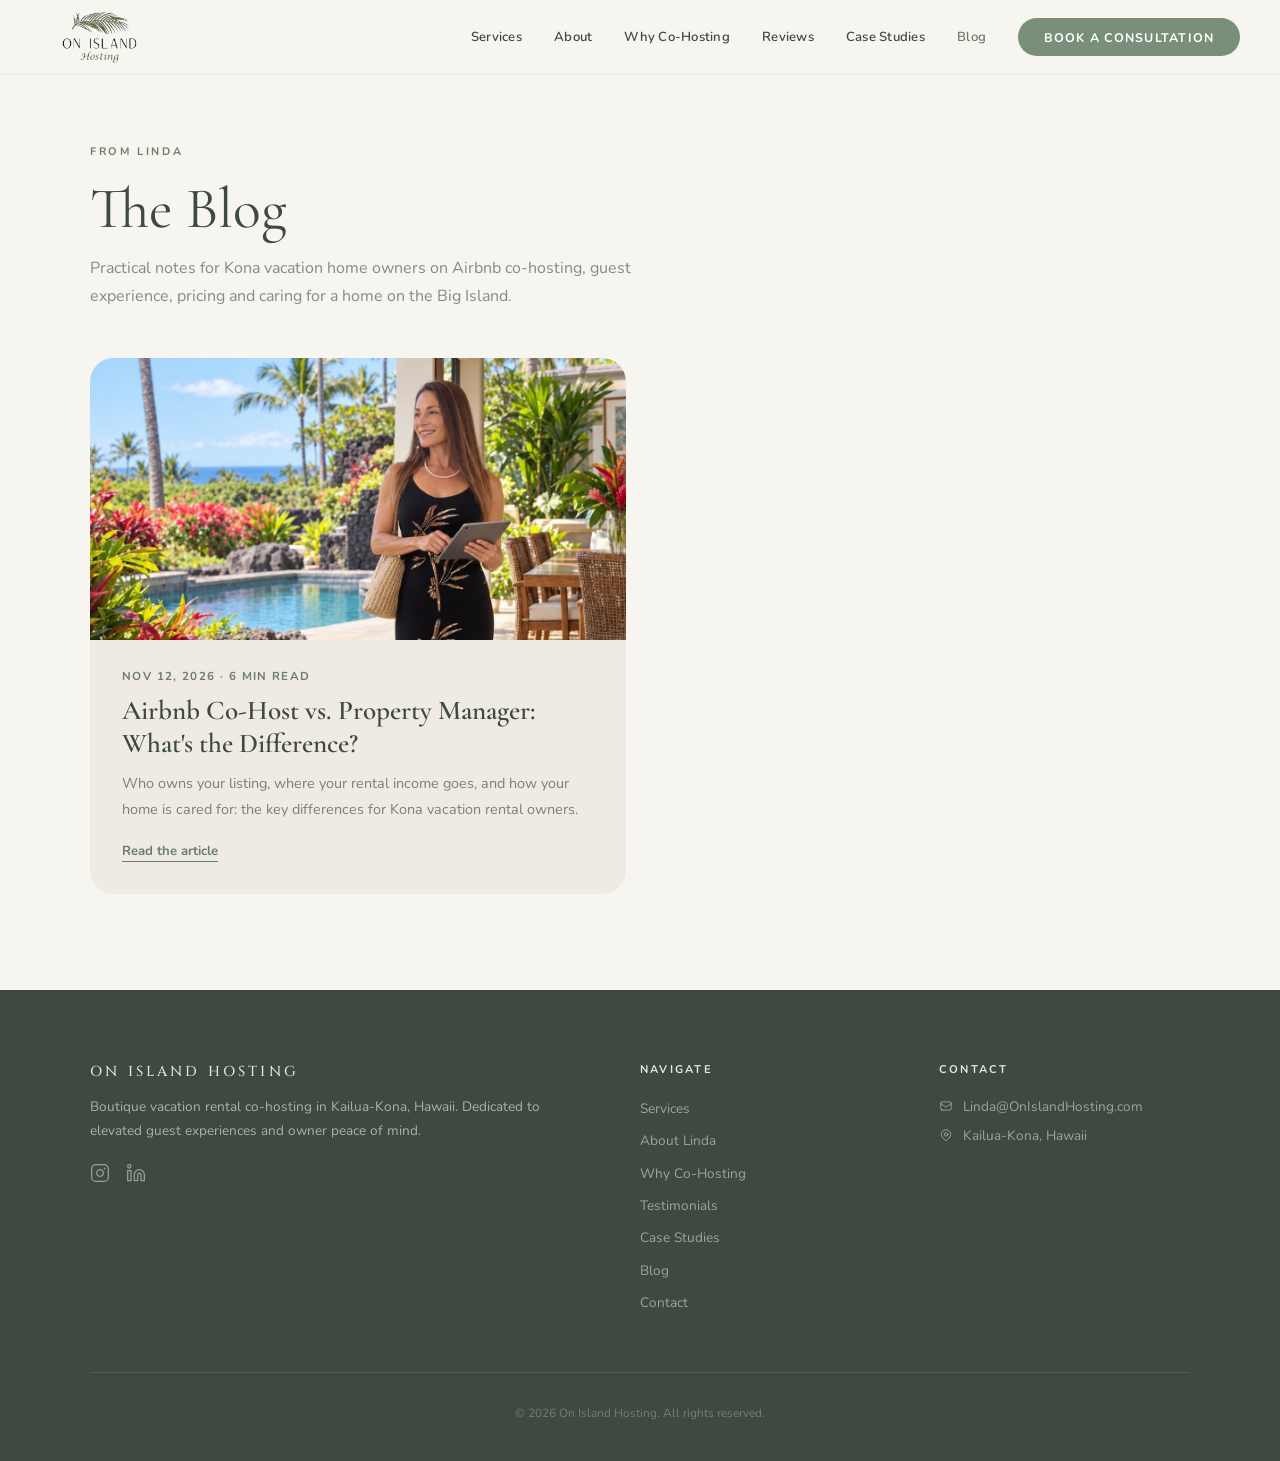
<file: blog/index.html>
<!DOCTYPE html>
<html lang="en">
<head>
  <meta charset="UTF-8" />
  <meta name="viewport" content="width=device-width, initial-scale=1.0" />
  <title>Blog | On Island Hosting, Airbnb Co-Hosting in Kailua-Kona</title>
  <meta name="description" content="Notes from Kona Airbnb Superhost Linda Montoya on co-hosting, guest experience, pricing and caring for vacation homes on the Big Island." />
  <link rel="canonical" href="https://onislandhosting.com/blog/" />
  <link rel="icon" href="/favicon.ico" sizes="any" />
  <link rel="icon" type="image/png" sizes="48x48" href="/favicon-48.png" />
  <link rel="apple-touch-icon" href="/apple-touch-icon.png" />
  <meta name="theme-color" content="#3E4A3F" />
  <meta property="og:type" content="website" />
  <meta property="og:site_name" content="On Island Hosting" />
  <meta property="og:url" content="https://onislandhosting.com/blog/" />
  <meta property="og:title" content="Blog | On Island Hosting" />
  <meta property="og:description" content="Notes from Kona Airbnb Superhost Linda Montoya on co-hosting, guest experience, pricing and caring for vacation homes on the Big Island." />
  <meta property="og:image" content="https://onislandhosting.com/og-image.jpg" />
  <meta name="twitter:card" content="summary_large_image" />
  <script type="application/ld+json">
{
  "@context": "https://schema.org",
  "@type": "Blog",
  "@id": "https://onislandhosting.com/blog/#blog",
  "name": "On Island Hosting Blog",
  "url": "https://onislandhosting.com/blog/",
  "inLanguage": "en-US",
  "publisher": { "@id": "https://onislandhosting.com/#business" },
  "author": { "@id": "https://onislandhosting.com/#linda" },
  "blogPost": [
    {
      "@type": "BlogPosting",
      "@id": "https://onislandhosting.com/blog/airbnb-co-host-vs-property-manager-kona/#post",
      "headline": "Airbnb Co-Host vs. Property Manager: What's the Difference?",
      "url": "https://onislandhosting.com/blog/airbnb-co-host-vs-property-manager-kona/",
      "datePublished": "2026-11-12",
      "author": { "@id": "https://onislandhosting.com/#linda" }
    }
  ]
}
  </script>
  <link rel="preconnect" href="https://fonts.googleapis.com">
  <link rel="preconnect" href="https://fonts.gstatic.com" crossorigin>
  <link href="https://fonts.googleapis.com/css2?family=Cinzel:wght@400;500;600;700&family=Cormorant+Garamond:ital,wght@0,300;0,400;0,500;0,600;1,300;1,400;1,500;1,600&family=Nunito:wght@300;400;500;600;700&display=swap" rel="stylesheet">
  <link rel="stylesheet" href="/blog/blog.css" />
  <script src="/tracking.js"></script>
</head>

<body>

<header id="site-header">
  <div class="header-inner">
    <a href="/" class="header-logo">
      <img src="/photos/New%20logo.png" alt="On Island Hosting" />
    </a>
    <div class="header-right">
      <nav class="header-nav">
        <a href="/#services">Services</a>
        <a href="/#about">About</a>
        <a href="/#co-hosting">Why Co-Hosting</a>
        <a href="/#testimonials">Reviews</a>
        <a href="/#case-studies">Case Studies</a>
        <a href="/blog/" aria-current="page">Blog</a>
      </nav>
      <a href="/#contact" class="nav-cta">Book A Consultation</a>
      <button class="mobile-toggle" onclick="toggleMobileMenu()" aria-label="Menu">
        <svg id="icon-open" width="24" height="24" fill="none" stroke="currentColor" stroke-width="2" viewBox="0 0 24 24"><path stroke-linecap="round" d="M4 6h16M4 12h16M4 18h16"/></svg>
        <svg id="icon-close" width="24" height="24" fill="none" stroke="currentColor" stroke-width="2" viewBox="0 0 24 24" style="display:none"><path stroke-linecap="round" d="M6 18L18 6M6 6l12 12"/></svg>
      </button>
    </div>
  </div>
  <div id="mobile-menu" class="mobile-menu">
    <a href="/#services">Services</a>
    <a href="/#about">About</a>
    <a href="/#co-hosting">Why Co-Hosting</a>
    <a href="/#testimonials">Reviews</a>
    <a href="/#case-studies">Case Studies</a>
    <a href="/blog/">Blog</a>
    <a href="/#contact" class="mobile-cta">Book A Consultation</a>
  </div>
</header>

<main class="blog-index">
  <div class="blog-index-inner">
    <span class="section-label">From Linda</span>
    <h1>The Blog</h1>
    <p class="intro">Practical notes for Kona vacation home owners on Airbnb co-hosting, guest experience, pricing and caring for a home on the Big Island.</p>
    <div class="post-grid">
      <a class="post-card" href="/blog/airbnb-co-host-vs-property-manager-kona/">
        <div class="post-card-img">
          <img src="/blog/images/og-co-host-vs-property-manager.jpg" width="1200" height="630"
               alt="Linda Montoya on the lanai of a Kona vacation home" />
        </div>
        <div class="post-card-body">
          <div class="post-meta"><time datetime="2026-11-12">Nov 12, 2026</time> &middot; 6 min read</div>
          <h2>Airbnb Co-Host vs. Property Manager: What's the Difference?</h2>
          <p>Who owns your listing, where your rental income goes, and how your home is cared for: the key differences for Kona vacation rental owners.</p>
          <span class="read-more">Read the article</span>
        </div>
      </a>
    </div>
  </div>
</main>

<footer>
  <div class="footer-inner">
    <div class="footer-top">
      <div class="footer-brand">
        <span class="footer-brand-name">ON ISLAND HOSTING</span>
        <p>Boutique vacation rental co-hosting in Kailua-Kona, Hawaii. Dedicated to elevated guest experiences and owner peace of mind.</p>
        <div class="footer-socials">
          <a href="https://www.instagram.com/onislandwithlinda" target="_blank" rel="noopener noreferrer" aria-label="Instagram">
            <svg width="20" height="20" fill="none" stroke="currentColor" stroke-width="1.5" viewBox="0 0 24 24"><rect x="2" y="2" width="20" height="20" rx="5" ry="5"/><path d="M16 11.37A4 4 0 1112.63 8 4 4 0 0116 11.37z"/><line x1="17.5" y1="6.5" x2="17.51" y2="6.5" stroke-linecap="round" stroke-width="2"/></svg>
          </a>
          <a href="https://www.linkedin.com/in/lindamontoya/" target="_blank" rel="noopener noreferrer" aria-label="LinkedIn">
            <svg width="20" height="20" fill="none" stroke="currentColor" stroke-width="1.5" viewBox="0 0 24 24"><path stroke-linecap="round" d="M16 8a6 6 0 016 6v7h-4v-7a2 2 0 00-2-2 2 2 0 00-2 2v7h-4v-7a6 6 0 016-6zM2 9h4v12H2z"/><circle cx="4" cy="4" r="2"/></svg>
          </a>
        </div>
      </div>
      <div class="footer-col">
        <h4>Navigate</h4>
        <ul>
          <li><a href="/#services">Services</a></li>
          <li><a href="/#about">About Linda</a></li>
          <li><a href="/#co-hosting">Why Co-Hosting</a></li>
          <li><a href="/#testimonials">Testimonials</a></li>
          <li><a href="/#case-studies">Case Studies</a></li>
          <li><a href="/blog/">Blog</a></li>
          <li><a href="/#contact">Contact</a></li>
        </ul>
      </div>
      <div class="footer-col">
        <h4>Contact</h4>
        <div class="footer-contact-item">
          <svg width="14" height="14" fill="none" stroke="currentColor" stroke-width="1.5" viewBox="0 0 24 24"><path stroke-linecap="round" d="M3 8l7.89 5.26a2 2 0 002.22 0L21 8M5 19h14a2 2 0 002-2V7a2 2 0 00-2-2H5a2 2 0 00-2 2v10a2 2 0 002 2z"/></svg>
          <a href="mailto:Linda@OnIslandHosting.com">Linda@OnIslandHosting.com</a>
        </div>
        <div class="footer-contact-item">
          <svg width="14" height="14" fill="none" stroke="currentColor" stroke-width="1.5" viewBox="0 0 24 24"><path stroke-linecap="round" d="M17.657 16.657L13.414 20.9a2 2 0 01-2.827 0l-4.244-4.243a8 8 0 1111.314 0z"/><path stroke-linecap="round" d="M15 11a3 3 0 11-6 0 3 3 0 016 0z"/></svg>
          <span>Kailua-Kona, Hawaii</span>
        </div>
      </div>
    </div>
    <div class="footer-bottom">
      <p>&copy; <span id="year">2026</span> On Island Hosting. All rights reserved.</p>
    </div>
  </div>
</footer>

<script>
  document.getElementById('year').textContent = new Date().getFullYear();
  window.addEventListener('scroll', () => {
    document.getElementById('site-header').classList.toggle('scrolled', window.scrollY > 20);
  });
  function toggleMobileMenu() {
    const menu = document.getElementById('mobile-menu');
    const isOpen = menu.classList.toggle('open');
    document.getElementById('icon-open').style.display  = isOpen ? 'none'  : 'block';
    document.getElementById('icon-close').style.display = isOpen ? 'block' : 'none';
  }
</script>
</body>
</html>
</file>
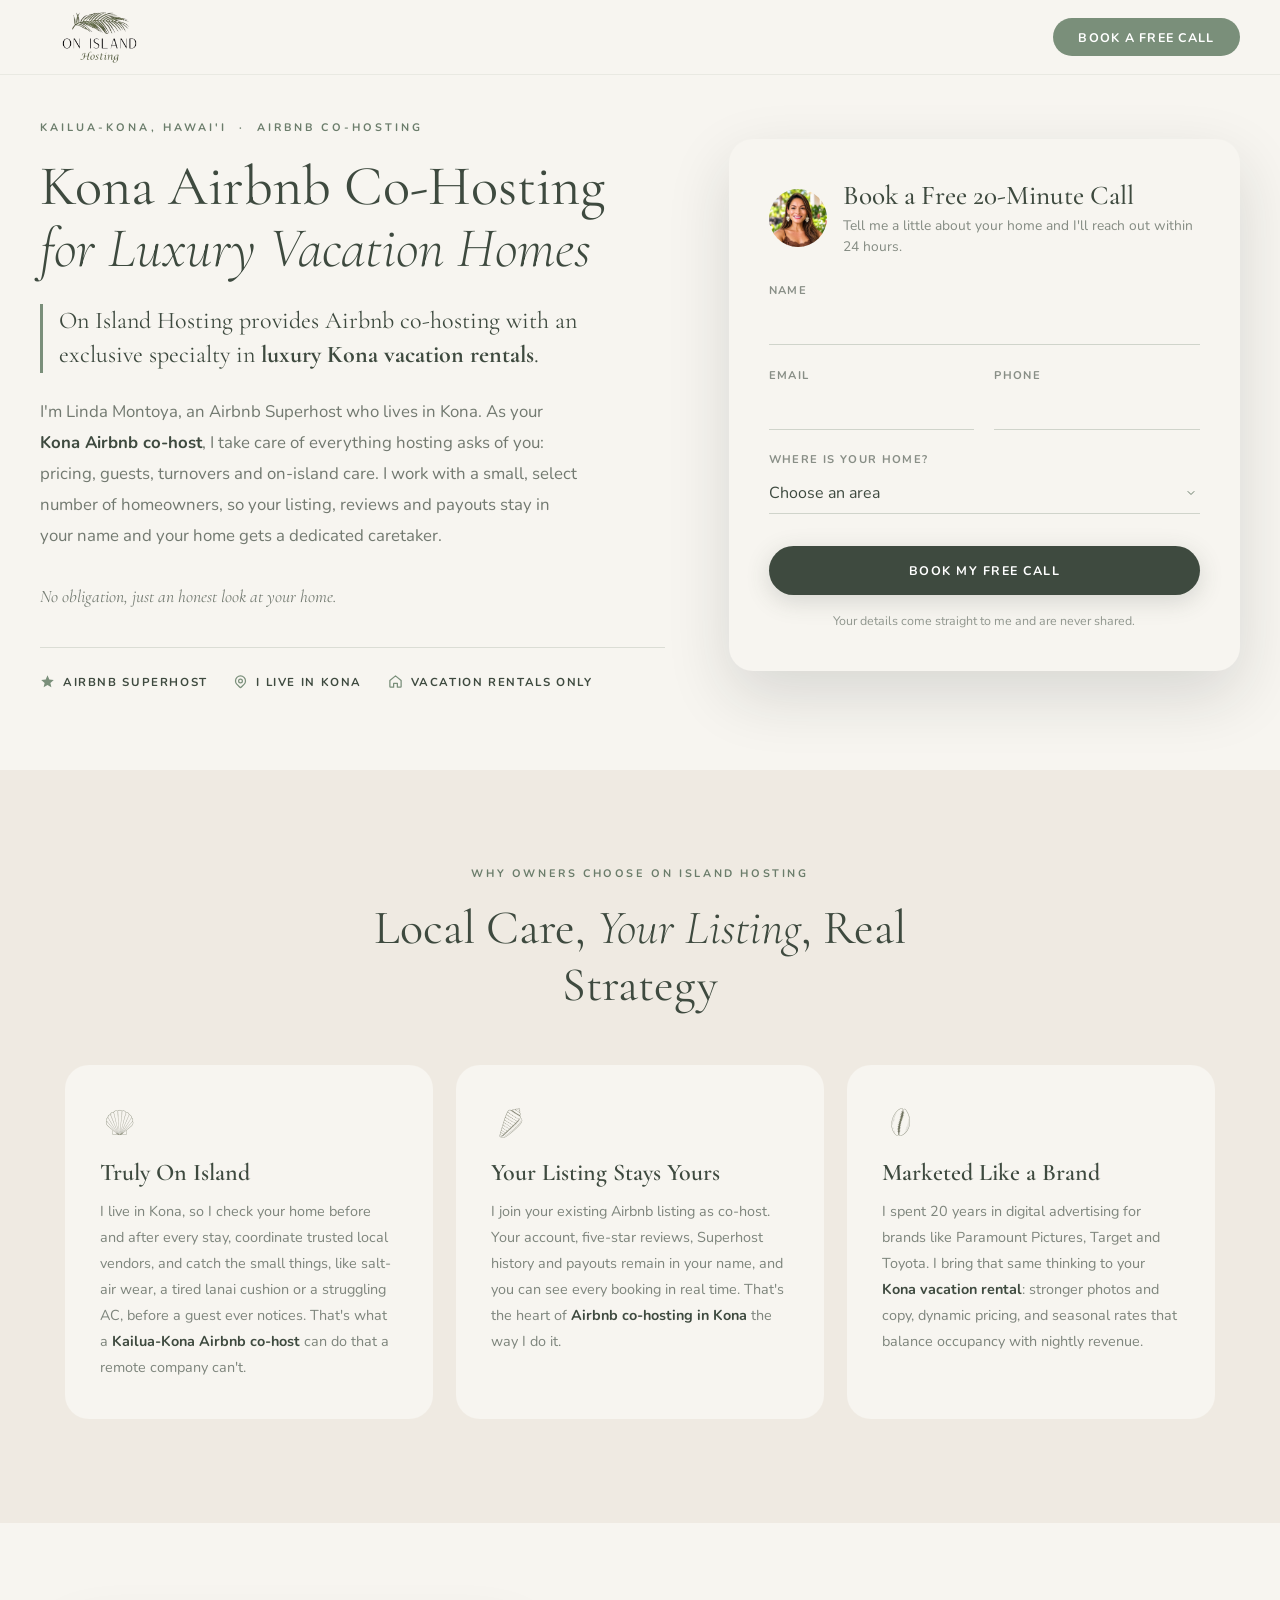
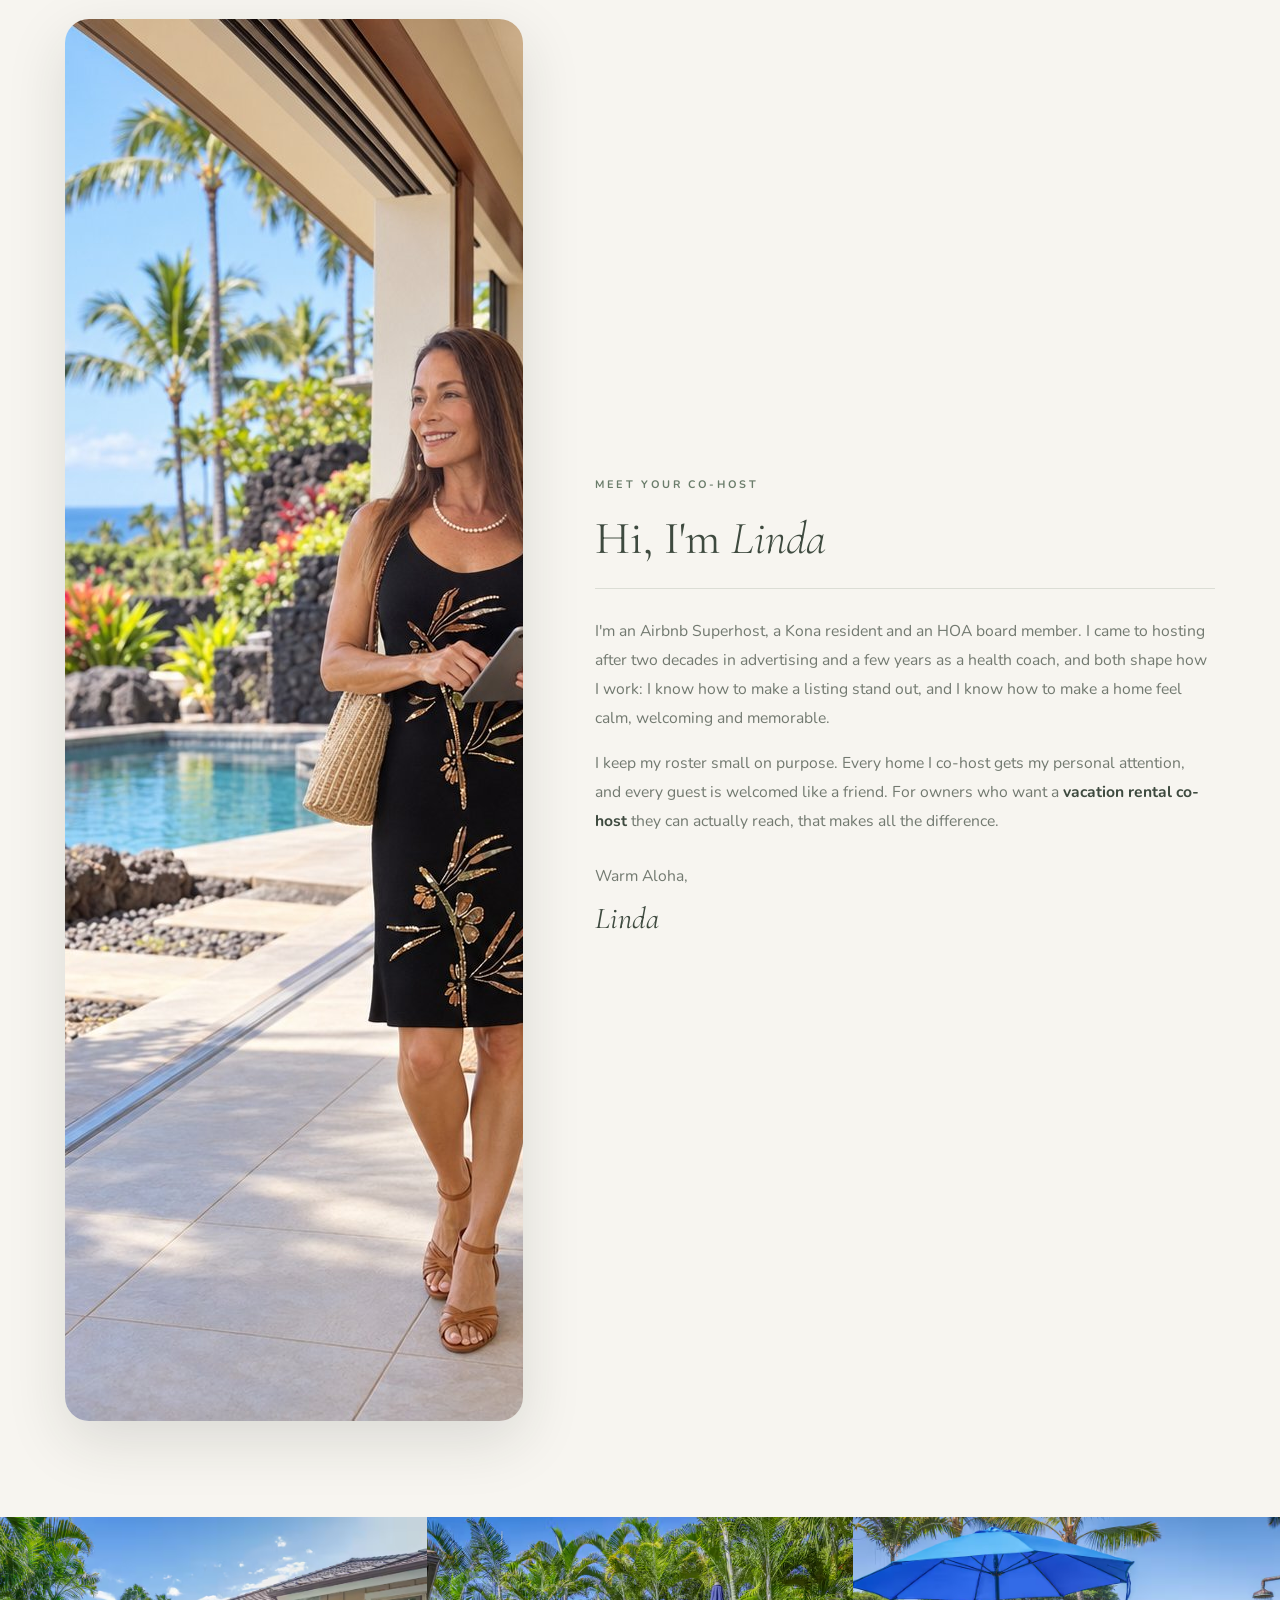
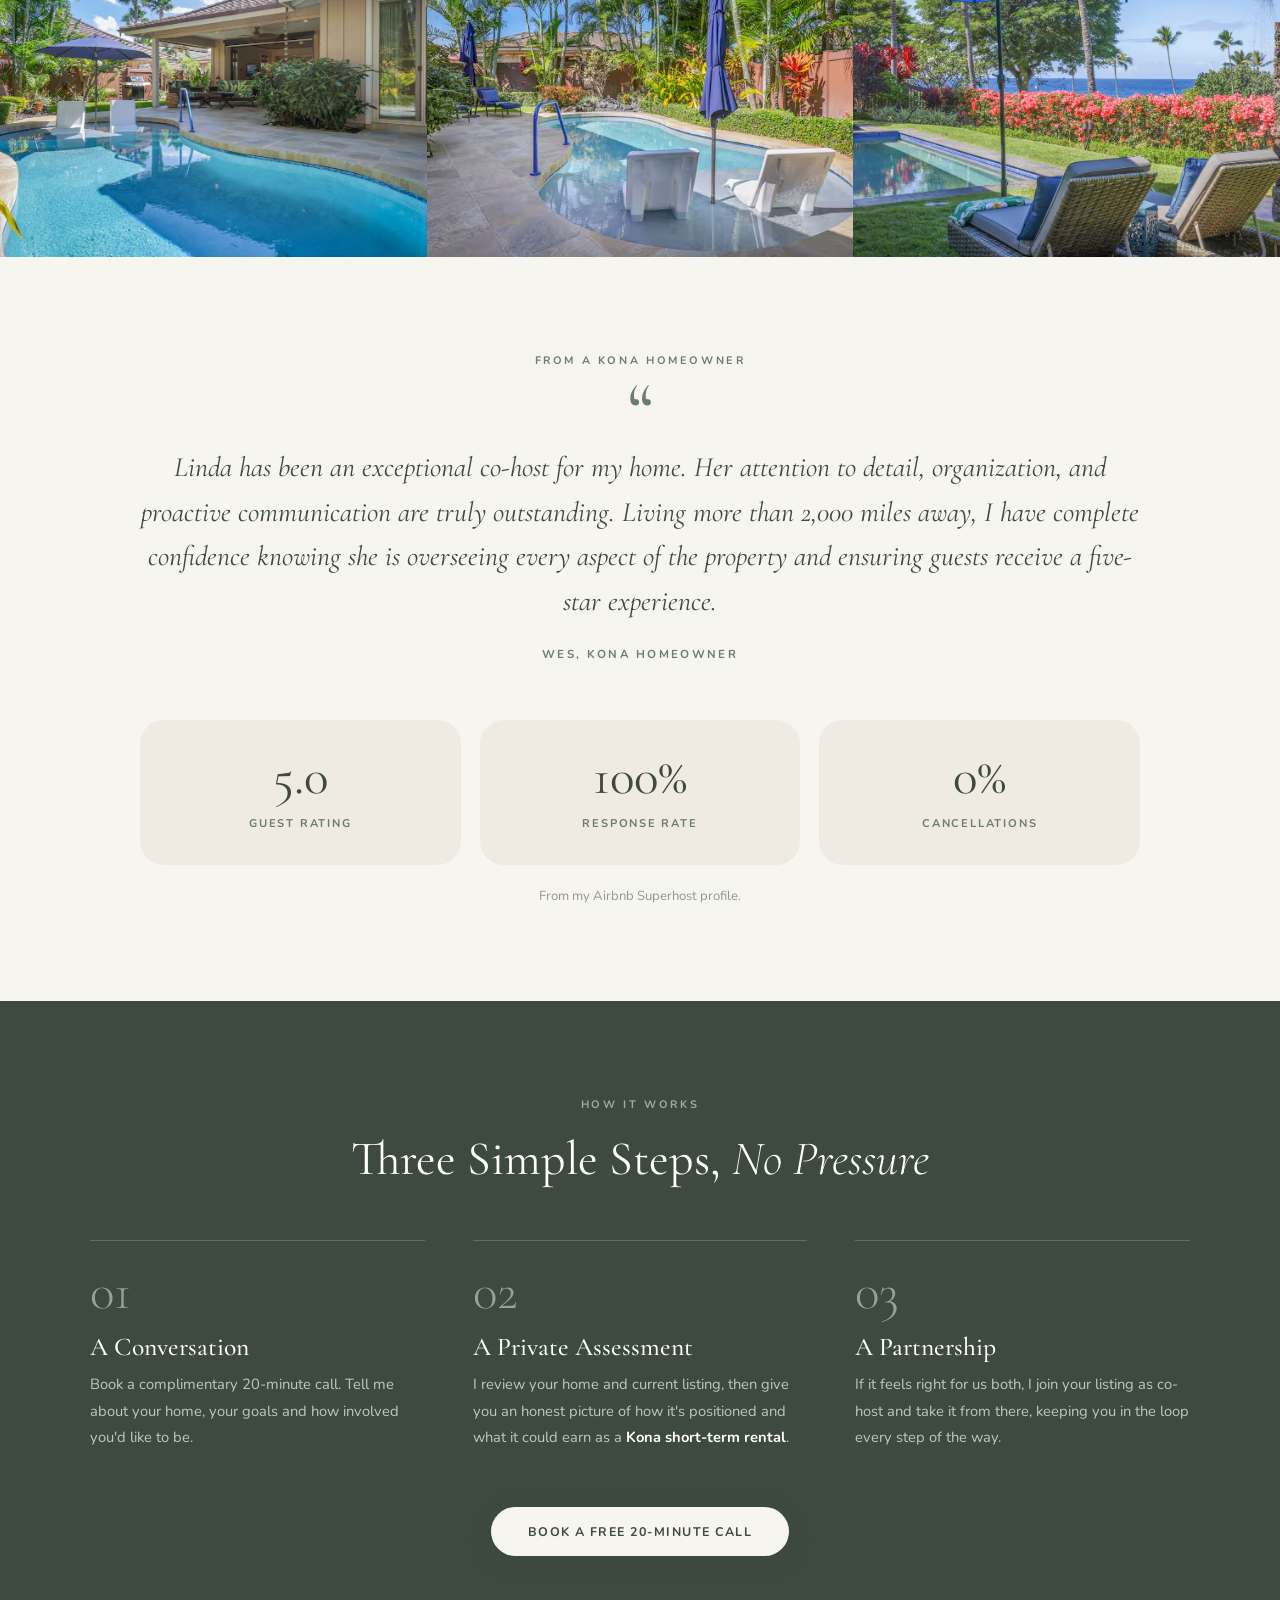
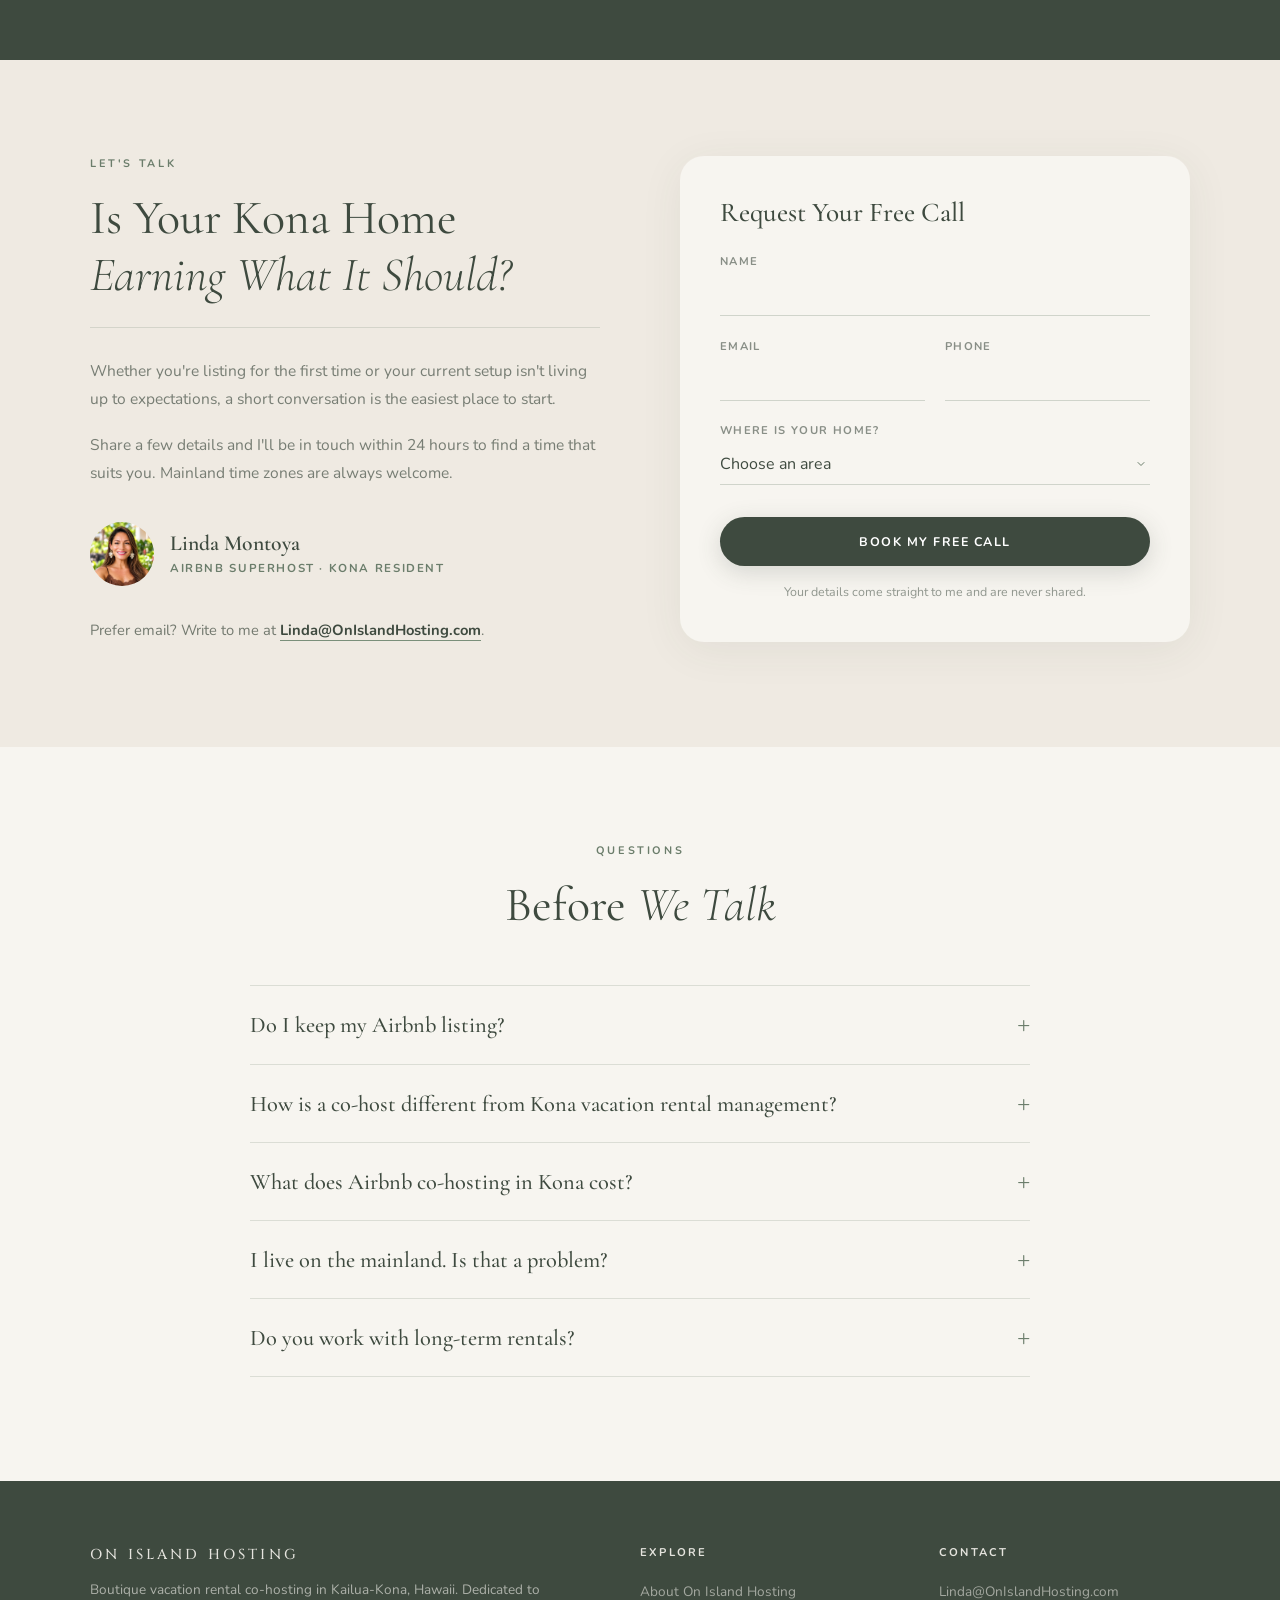
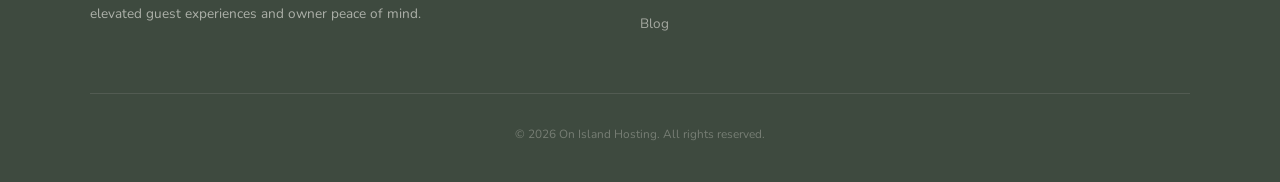
<file: kona-vacation-rental-management/index.html>
<!DOCTYPE html>
<html lang="en">
<head>
  <meta charset="UTF-8" />
  <meta name="viewport" content="width=device-width, initial-scale=1.0" />
  <title>Kona Airbnb Co-Host for Vacation Rental Owners | On Island Hosting</title>
  <meta name="description" content="Looking for Kona Airbnb management? Superhost Linda Montoya co-hosts a select number of luxury vacation homes. Keep your listing, reviews and payouts. Book a free call." />

  <link rel="canonical" href="https://onislandhosting.com/kona-vacation-rental-management/" />
  <link rel="icon" href="/favicon.ico" sizes="any" />
  <link rel="icon" type="image/png" sizes="48x48" href="/favicon-48.png" />
  <link rel="apple-touch-icon" href="/apple-touch-icon.png" />
  <meta name="theme-color" content="#3E4A3F" />

  <meta property="og:type" content="website" />
  <meta property="og:site_name" content="On Island Hosting" />
  <meta property="og:url" content="https://onislandhosting.com/kona-vacation-rental-management/" />
  <meta property="og:title" content="Kona Airbnb Co-Hosting for Luxury Vacation Homes | On Island Hosting" />
  <meta property="og:description" content="A local Superhost for your Kona vacation rental. Keep your Airbnb listing, reviews and payouts. Book a complimentary 20-minute call with Linda." />
  <meta property="og:image" content="https://onislandhosting.com/blog/images/og-co-host-vs-property-manager.jpg" />
  <meta property="og:image:width" content="1200" />
  <meta property="og:image:height" content="630" />
  <meta property="og:image:alt" content="Linda Montoya on the lanai of a Kona vacation home" />
  <meta property="og:locale" content="en_US" />
  <meta name="twitter:card" content="summary_large_image" />
  <meta name="twitter:title" content="Kona Airbnb Co-Hosting for Luxury Vacation Homes | On Island Hosting" />
  <meta name="twitter:description" content="A local Superhost for your Kona vacation rental. Keep your Airbnb listing, reviews and payouts. Book a complimentary 20-minute call with Linda." />
  <meta name="twitter:image" content="https://onislandhosting.com/blog/images/og-co-host-vs-property-manager.jpg" />

  <script type="application/ld+json">
{
  "@context": "https://schema.org",
  "@graph": [
    {
      "@type": "WebPage",
      "@id": "https://onislandhosting.com/kona-vacation-rental-management/#page",
      "url": "https://onislandhosting.com/kona-vacation-rental-management/",
      "name": "Kona Airbnb Co-Host for Vacation Rental Owners",
      "isPartOf": { "@id": "https://onislandhosting.com/#website" },
      "about": { "@id": "https://onislandhosting.com/#co-hosting-service" },
      "primaryImageOfPage": "https://onislandhosting.com/blog/images/linda-co-host-kona-lanai.jpg",
      "inLanguage": "en-US"
    },
    {
      "@type": "FAQPage",
      "@id": "https://onislandhosting.com/kona-vacation-rental-management/#faq",
      "mainEntity": [
        {
          "@type": "Question",
          "name": "Do I keep my Airbnb listing?",
          "acceptedAnswer": { "@type": "Answer", "text": "Yes. I'm added as a co-host on your existing Airbnb listing. Your account, guest reviews, Superhost history and payouts all stay in your name." }
        },
        {
          "@type": "Question",
          "name": "How is a co-host different from Kona vacation rental management?",
          "acceptedAnswer": { "@type": "Answer", "text": "If you've been searching for Kona vacation rental management, it helps to know the difference. A traditional management company often lists your home under its own account and collects the rental income before paying you. As your Airbnb co-host in Kona, I work inside your listing instead. Airbnb pays you directly, shares my agreed co-host fee automatically, and you can see every booking and payout in real time." }
        },
        {
          "@type": "Question",
          "name": "What does Airbnb co-hosting in Kona cost?",
          "acceptedAnswer": { "@type": "Answer", "text": "My co-host fee is agreed with you upfront and paid automatically through Airbnb from each booking, so there are no separate invoices. On your complimentary call I'll walk you through the details and what your home could earn." }
        },
        {
          "@type": "Question",
          "name": "I live on the mainland. Is that a problem?",
          "acceptedAnswer": { "@type": "Answer", "text": "Not at all. Off-island owners are exactly who I built On Island Hosting for. I become your eyes and hands in Kona, from guest arrivals to vendor visits, and keep you updated so you never have to wonder how your home is doing." }
        },
        {
          "@type": "Question",
          "name": "Do you work with long-term rentals?",
          "acceptedAnswer": { "@type": "Answer", "text": "No. I co-host short-term and vacation rentals only, which lets me give each home and every guest my full attention." }
        }
      ]
    }
  ]
}
  </script>

  <link rel="preconnect" href="https://fonts.googleapis.com">
  <link rel="preconnect" href="https://fonts.gstatic.com" crossorigin>
  <link href="https://fonts.googleapis.com/css2?family=Cinzel:wght@400;500;600;700&family=Cormorant+Garamond:ital,wght@0,300;0,400;0,500;0,600;1,300;1,400;1,500;1,600&family=Nunito:wght@300;400;500;600;700&display=swap" rel="stylesheet">

  <style>
    *, *::before, *::after { box-sizing: border-box; margin: 0; padding: 0; }
    html { scroll-behavior: smooth; }

    :root {
      --soft-white:     #F7F5F0;
      --warm-beige:     #EFEAE2;
      --olive:          #6B7D6B;
      --deep-olive:     #3E4A3F;
      --sage:           #7A8F7A;
      --dark:           #1c2420;
      --font-cinzel:    'Cinzel', serif;
      --font-cormorant: 'Cormorant Garamond', serif;
      --font-nunito:    'Nunito', sans-serif;
    }

    body {
      background: var(--soft-white);
      color: var(--deep-olive);
      font-family: var(--font-nunito);
      -webkit-font-smoothing: antialiased;
    }
    [hidden] { display: none !important; }

    /* ── Header (stripped: logo, phone, one button) ── */
    #site-header {
      position: fixed; top: 0; left: 0; right: 0; z-index: 200;
      background: rgba(247,245,240,0.97);
      backdrop-filter: blur(12px); -webkit-backdrop-filter: blur(12px);
      border-bottom: 1px solid rgba(107,125,107,0.1);
      transition: box-shadow 0.3s;
    }
    #site-header.scrolled { box-shadow: 0 2px 24px rgba(28,36,32,0.1); }
    .header-inner {
      max-width: 1280px; margin: 0 auto; padding: 0 2.5rem; height: 74px;
      display: flex; align-items: center; justify-content: space-between; gap: 1rem;
    }
    .header-logo img { height: 58px; width: auto; object-fit: contain; display: block; }
    .header-right { display: flex; align-items: center; gap: 1.75rem; }
    .header-phone {
      display: flex; align-items: center; gap: 0.45rem;
      font-size: 0.88rem; font-weight: 700; color: var(--deep-olive);
      text-decoration: none; white-space: nowrap; transition: color 0.2s;
    }
    .header-phone:hover { color: var(--olive); }
    .header-phone svg { color: var(--olive); }
    .nav-cta {
      font-size: 0.78rem; font-weight: 700; letter-spacing: 0.1em; text-transform: uppercase;
      background: var(--sage); color: #fff; padding: 0.65rem 1.6rem; border-radius: 100px;
      text-decoration: none; transition: background 0.2s; white-space: nowrap;
    }
    .nav-cta:hover { background: var(--olive); }
    @media (max-width: 640px) {
      .header-inner { padding: 0 1rem; height: 64px; }
      .header-logo img { height: 46px; }
      .header-right { gap: 0.9rem; }
      .header-phone span { display: none; }
      .header-phone svg { width: 20px; height: 20px; }
      .nav-cta { font-size: 0.68rem; padding: 0.6rem 1.05rem; letter-spacing: 0.08em; }
    }

    /* ── Shared ── */
    /* Target search phrases are bolded where they appear in the copy */
    p strong.kw, summary strong.kw { font-weight: 700; color: var(--deep-olive); }
    #how p strong.kw { color: #fff; }
    .section-label {
      font-size: 0.68rem; font-weight: 700; letter-spacing: 0.24em; text-transform: uppercase;
      color: var(--olive); display: block; margin-bottom: 1.2rem;
    }
    .section-rule { border: none; border-top: 1px solid rgba(107,125,107,0.2); margin: 1.4rem 0 1.8rem; }
    .section-head { text-align: center; max-width: 680px; margin: 0 auto 3.25rem; }
    .section-title {
      font-family: var(--font-cormorant);
      font-size: clamp(2rem, 3.8vw, 3rem); font-weight: 400; line-height: 1.18;
      color: var(--deep-olive);
    }
    .section-title em { font-style: italic; font-weight: 300; }
    .section-sub {
      font-size: 0.97rem; line-height: 1.8; color: rgba(62,74,63,0.65); margin-top: 1rem;
    }
    .btn {
      display: inline-block; font-family: var(--font-nunito);
      font-size: 0.78rem; font-weight: 700; letter-spacing: 0.12em; text-transform: uppercase;
      background: var(--deep-olive); color: #fff; padding: 1rem 2.3rem; border-radius: 100px;
      text-decoration: none; border: none; cursor: pointer;
      transition: background 0.2s, transform 0.2s, box-shadow 0.2s;
      box-shadow: 0 6px 24px rgba(62,74,63,0.18);
    }
    .btn:hover { background: var(--olive); transform: translateY(-2px); }
    .reveal { opacity: 0; transform: translateY(28px); transition: opacity 0.75s ease, transform 0.75s ease; }
    .reveal.visible { opacity: 1; transform: none; }
    @media (prefers-reduced-motion: reduce) { .reveal { opacity: 1; transform: none; transition: none; } }

    /* ── Hero ── */
    #hero { padding: 7.5rem 2rem 5rem; background: var(--soft-white); }
    .hero-inner {
      max-width: 1200px; margin: 0 auto;
      display: grid; grid-template-columns: 1.1fr 0.9fr; gap: 4rem; align-items: center;
    }
    .hero-eyebrow {
      font-size: 0.68rem; font-weight: 700; letter-spacing: 0.28em; text-transform: uppercase;
      color: var(--olive); display: block; margin-bottom: 1.3rem;
    }
    .hero-title {
      font-family: var(--font-cormorant);
      font-size: clamp(2.4rem, 4.4vw, 3.7rem); font-weight: 400; line-height: 1.1;
      color: var(--deep-olive); margin-bottom: 1.5rem;
    }
    .hero-title em { font-style: italic; font-weight: 300; display: block; }
    .hero-specialty {
      font-family: var(--font-cormorant); font-size: clamp(1.25rem, 1.9vw, 1.5rem); line-height: 1.45;
      color: var(--deep-olive); max-width: 540px; margin-bottom: 1.4rem;
      padding-left: 1rem; border-left: 3px solid var(--sage);
    }
    .hero-specialty strong.kw { font-weight: 700; }
    .hero-lead {
      font-size: 1.05rem; line-height: 1.85; color: rgba(62,74,63,0.72);
      max-width: 540px; margin-bottom: 2.2rem;
    }
    .hero-actions { display: flex; align-items: center; gap: 1.25rem; flex-wrap: wrap; }
    .hero-note { font-family: var(--font-cormorant); font-style: italic; font-size: 1.1rem; color: rgba(62,74,63,0.7); }
    .hero-trust {
      display: flex; flex-wrap: wrap; gap: 0.6rem 1.6rem; margin-top: 2.5rem; padding-top: 1.6rem;
      border-top: 1px solid rgba(107,125,107,0.2);
    }
    .hero-trust span {
      display: flex; align-items: center; gap: 0.5rem;
      font-size: 0.72rem; font-weight: 700; letter-spacing: 0.14em; text-transform: uppercase;
      color: var(--deep-olive);
    }
    .hero-trust svg { color: var(--sage); flex-shrink: 0; }
    .hero-form { scroll-margin-top: 90px; }
    .hero-form .form-wrap { box-shadow: 0 24px 64px rgba(28,36,32,0.14); }
    .form-head { display: flex; align-items: center; gap: 1rem; margin-bottom: 1.6rem; }
    .form-head img { width: 58px; height: 58px; border-radius: 50%; object-fit: cover; flex-shrink: 0; }
    .form-wrap .form-head h3 { margin-bottom: 0.2rem; }
    .form-head p { font-size: 0.86rem; line-height: 1.55; color: rgba(62,74,63,0.62); }
    @media (max-width: 900px) {
      #hero { padding: 6.5rem 1.25rem 4rem; }
      .hero-inner { grid-template-columns: 1fr; gap: 2.75rem; }
      .hero-form { max-width: 560px; width: 100%; margin: 0 auto; }
    }
    @media (max-width: 520px) { .eyebrow-extra, .hero-note { display: none; } .hero-lead { margin-bottom: 0; } .hero-trust { margin-top: 1.6rem; } }

    /* ── Why ── */
    #why { background: var(--warm-beige); padding: 6rem 2rem 6.5rem; }
    .why-grid { max-width: 1150px; margin: 0 auto; display: grid; grid-template-columns: repeat(3, 1fr); gap: 1.4rem; }
    .why-card {
      background: var(--soft-white); border-radius: 1.5rem; padding: 2.4rem 2.2rem;
      transition: transform 0.3s, box-shadow 0.3s;
    }
    .why-card:hover { transform: translateY(-5px); box-shadow: 0 14px 44px rgba(62,74,63,0.09); }
    .why-card img { width: 38px; height: 38px; object-fit: contain; opacity: 0.75; margin-bottom: 1.1rem; display: block; }
    .why-card h3 { font-family: var(--font-cormorant); font-size: 1.5rem; font-weight: 600; line-height: 1.2; margin-bottom: 0.7rem; }
    .why-card p { font-size: 0.9rem; line-height: 1.8; color: rgba(62,74,63,0.66); }
    @media (max-width: 900px) { #why { padding: 4.5rem 1.25rem 5rem; } .why-grid { grid-template-columns: 1fr; } .why-card { padding: 2rem 1.6rem; } }

    /* ── Meet Linda ── */
    #meet { background: var(--soft-white); padding: 6rem 2rem; }
    .meet-inner { max-width: 1150px; margin: 0 auto; display: grid; grid-template-columns: 0.85fr 1.15fr; gap: 4.5rem; align-items: center; }
    .meet-photo img { width: 100%; aspect-ratio: 4 / 5; object-fit: cover; display: block; border-radius: 1.5rem; box-shadow: 0 20px 60px rgba(28,36,32,0.13); }
    .meet-text h2 { font-family: var(--font-cormorant); font-size: clamp(2rem, 3.6vw, 3rem); font-weight: 400; line-height: 1.18; }
    .meet-text h2 em { font-style: italic; font-weight: 300; }
    .meet-text p { font-size: 0.98rem; line-height: 1.85; color: rgba(62,74,63,0.72); margin-bottom: 1rem; }
    .signoff { margin-top: 1.6rem; font-size: 0.95rem; color: rgba(62,74,63,0.72); line-height: 1.5; }
    .signoff span { font-family: var(--font-cormorant); font-style: italic; font-size: 1.9rem; color: var(--deep-olive); }
    @media (max-width: 860px) { #meet { padding: 4.5rem 1.25rem; } .meet-inner { grid-template-columns: 1fr; gap: 2.5rem; } .meet-photo { max-width: 440px; margin: 0 auto; width: 100%; } }

    /* ── Photo strip ── */
    .img-strip { display: grid; grid-template-columns: repeat(3, 1fr); }
    .img-strip div { height: 340px; overflow: hidden; }
    .img-strip img { width: 100%; height: 100%; object-fit: cover; display: block; transition: transform 0.5s ease; }
    .img-strip div:hover img { transform: scale(1.04); }
    @media (max-width: 700px) { .img-strip { grid-template-columns: 1fr 1fr; } .img-strip div { height: 200px; } .img-strip div:last-child { display: none; } }

    /* ── Proof ── */
    #proof { background: var(--soft-white); padding: 6rem 2rem 6rem; }
    .proof-inner { max-width: 1000px; margin: 0 auto; text-align: center; }
    .quote-mark { font-family: var(--font-cormorant); font-size: 5rem; line-height: 0.6; color: var(--olive); display: block; margin-bottom: 0.6rem; user-select: none; }
    .quote-text {
      font-family: var(--font-cormorant); font-size: clamp(1.25rem, 2.2vw, 1.75rem);
      font-weight: 400; font-style: italic; line-height: 1.6; color: var(--deep-olive); margin-bottom: 1.1rem;
    }
    .quote-attribution { font-size: 0.72rem; font-weight: 700; letter-spacing: 0.2em; text-transform: uppercase; color: var(--olive); font-style: normal; }
    .stats { display: grid; grid-template-columns: repeat(3, 1fr); gap: 1.2rem; margin-top: 3.5rem; }
    .stat { background: var(--warm-beige); border-radius: 1.5rem; padding: 2rem 1rem; }
    .stat strong { display: block; font-family: var(--font-cormorant); font-size: clamp(2.4rem, 4vw, 3.2rem); font-weight: 400; line-height: 1; margin-bottom: 0.5rem; }
    .stat span { font-size: 0.7rem; font-weight: 700; letter-spacing: 0.16em; text-transform: uppercase; color: var(--olive); }
    .proof-foot { margin-top: 1.4rem; font-size: 0.82rem; color: rgba(62,74,63,0.55); }
    @media (max-width: 700px) { #proof { padding: 4.5rem 1.25rem; } .stats { gap: 0.6rem; } .stat { padding: 1.4rem 0.4rem; border-radius: 1rem; } .stat span { font-size: 0.6rem; letter-spacing: 0.1em; } }

    /* ── How it works ── */
    #how { background: var(--deep-olive); color: var(--soft-white); padding: 6rem 2rem 6.5rem; }
    #how .section-label { color: rgba(247,245,240,0.55); }
    #how .section-title { color: #fff; }
    .steps { max-width: 1100px; margin: 0 auto; display: grid; grid-template-columns: repeat(3, 1fr); gap: 3rem; counter-reset: step; }
    .step { border-top: 1px solid rgba(247,245,240,0.2); padding-top: 1.6rem; }
    .step-num { font-family: var(--font-cormorant); font-size: 3.2rem; font-weight: 300; line-height: 1; color: rgba(247,245,240,0.5); display: block; margin-bottom: 0.8rem; }
    .step h3 { font-family: var(--font-cormorant); font-size: 1.6rem; font-weight: 500; color: #fff; margin-bottom: 0.6rem; }
    .step p { font-size: 0.92rem; line-height: 1.8; color: rgba(247,245,240,0.72); }
    .how-cta { text-align: center; margin-top: 3.5rem; }
    .how-cta .btn { background: var(--soft-white); color: var(--deep-olive); }
    .how-cta .btn:hover { background: #fff; }
    @media (max-width: 860px) { #how { padding: 4.5rem 1.25rem 5rem; } .steps { grid-template-columns: 1fr; gap: 2rem; } }

    /* ── Book ── */
    #book { background: var(--warm-beige); padding: 6rem 2rem 6.5rem; scroll-margin-top: 60px; }
    .book-inner { max-width: 1100px; margin: 0 auto; display: grid; grid-template-columns: 1fr 1fr; gap: 5rem; align-items: start; }
    .book-headline { font-family: var(--font-cormorant); font-size: clamp(2rem, 3.8vw, 3rem); font-weight: 400; line-height: 1.2; margin-bottom: 1rem; }
    .book-headline em { font-style: italic; font-weight: 300; }
    .book-desc { font-size: 0.97rem; line-height: 1.8; color: rgba(62,74,63,0.68); margin-bottom: 1.1rem; }
    .book-person { display: flex; align-items: center; gap: 1rem; margin-top: 2.2rem; }
    .book-person img { width: 64px; height: 64px; border-radius: 50%; object-fit: cover; }
    .book-person strong { display: block; font-family: var(--font-cormorant); font-size: 1.35rem; font-weight: 600; }
    .book-person span { font-size: 0.72rem; font-weight: 700; letter-spacing: 0.14em; text-transform: uppercase; color: var(--olive); }
    .book-alt { margin-top: 2rem; font-size: 0.92rem; line-height: 1.7; color: rgba(62,74,63,0.7); }
    .book-alt a { color: var(--deep-olive); font-weight: 700; text-decoration: none; border-bottom: 1px solid var(--sage); }
    .book-alt a:hover { color: var(--olive); }
    .form-wrap { background: var(--soft-white); border-radius: 1.5rem; padding: 2.5rem; box-shadow: 0 8px 44px rgba(62,74,63,0.07); }
    .form-wrap h3 { font-family: var(--font-cormorant); font-size: 1.7rem; font-weight: 500; margin-bottom: 1.6rem; }
    .form-group { display: flex; flex-direction: column; gap: 0.4rem; margin-bottom: 1.4rem; }
    .form-row { display: grid; grid-template-columns: 1fr 1fr; gap: 1.25rem; }
    .form-group label { font-size: 0.7rem; font-weight: 700; letter-spacing: 0.12em; text-transform: uppercase; color: rgba(62,74,63,0.6); }
    .form-group input, .form-group select {
      background: transparent; border: none; border-bottom: 1.5px solid rgba(107,125,107,0.28);
      padding: 0.55rem 0; font-family: var(--font-nunito); font-size: 1rem; color: var(--deep-olive);
      outline: none; transition: border-color 0.2s; width: 100%; border-radius: 0;
    }
    .form-group select { appearance: none; -webkit-appearance: none; cursor: pointer;
      background-image: url("data:image/svg+xml,%3Csvg xmlns='http://www.w3.org/2000/svg' width='12' height='12' fill='none' stroke='%236B7D6B' stroke-width='2' viewBox='0 0 24 24'%3E%3Cpath stroke-linecap='round' d='M6 9l6 6 6-6'/%3E%3C/svg%3E");
      background-repeat: no-repeat; background-position: right 0.2rem center; }
    .form-group input:focus, .form-group select:focus { border-bottom-color: var(--olive); }
    .form-submit { width: 100%; margin-top: 0.6rem; }
    .form-submit:disabled { opacity: 0.6; cursor: not-allowed; transform: none; }
    .form-fine { font-size: 0.78rem; color: rgba(62,74,63,0.55); text-align: center; margin-top: 1rem; line-height: 1.6; }
    .form-success { text-align: center; padding: 2.5rem 0.5rem; }
    .success-icon { width: 56px; height: 56px; background: rgba(107,125,107,0.1); border-radius: 50%; display: flex; align-items: center; justify-content: center; margin: 0 auto 1.25rem; }
    .form-success h3 { margin-bottom: 0.6rem; }
    .form-success p { font-size: 0.93rem; line-height: 1.7; color: rgba(62,74,63,0.65); }
    .hp { position: absolute; left: -9999px; }
    @media (max-width: 860px) { #book { padding: 4.5rem 1.25rem 5rem; } .book-inner { grid-template-columns: 1fr; gap: 2.5rem; } }
    @media (max-width: 520px) { .form-wrap { padding: 1.75rem 1.4rem; } .form-row { grid-template-columns: 1fr; gap: 0; } }

    /* ── FAQ ── */
    #faq { background: var(--soft-white); padding: 6rem 2rem 6.5rem; }
    .faq-list { max-width: 780px; margin: 0 auto; }
    .faq-list details { border-bottom: 1px solid rgba(107,125,107,0.2); }
    .faq-list details:first-child { border-top: 1px solid rgba(107,125,107,0.2); }
    .faq-list summary {
      list-style: none; cursor: pointer; display: flex; justify-content: space-between; align-items: center; gap: 1.5rem;
      padding: 1.5rem 0; font-family: var(--font-cormorant); font-size: 1.4rem; font-weight: 500; line-height: 1.3;
    }
    .faq-list summary::-webkit-details-marker { display: none; }
    .faq-list summary::after {
      content: '+'; font-family: var(--font-nunito); font-size: 1.4rem; font-weight: 300; color: var(--olive);
      flex-shrink: 0; transition: transform 0.25s;
    }
    .faq-list details[open] summary::after { transform: rotate(45deg); }
    .faq-list details p { font-size: 0.95rem; line-height: 1.85; color: rgba(62,74,63,0.7); padding: 0 2.5rem 1.6rem 0; }
    @media (max-width: 700px) { #faq { padding: 4.5rem 1.25rem 5rem; } .faq-list summary { font-size: 1.22rem; } .faq-list details p { padding-right: 0; } }

    /* ── Footer ── */
    footer { background: var(--deep-olive); color: rgba(247,245,240,0.6); padding: 4rem 2rem 2.5rem; }
    .footer-inner { max-width: 1100px; margin: 0 auto; }
    .footer-top {
      display: grid; grid-template-columns: 2fr 1fr 1fr; gap: 3rem;
      padding-bottom: 3rem; border-bottom: 1px solid rgba(247,245,240,0.1); margin-bottom: 2rem;
    }
    @media (max-width: 720px) { footer { padding: 3.5rem 1.25rem 2rem; } .footer-top { grid-template-columns: 1fr; gap: 2rem; } }
    .footer-brand-name { font-family: var(--font-cinzel); font-size: 0.9rem; font-weight: 500; letter-spacing: 0.22em; color: rgba(247,245,240,0.9); margin-bottom: 0.9rem; display: block; }
    .footer-brand p { font-size: 0.85rem; line-height: 1.75; }
    .footer-col h4 { font-size: 0.7rem; font-weight: 700; letter-spacing: 0.2em; text-transform: uppercase; color: rgba(247,245,240,0.9); margin-bottom: 1.25rem; }
    .footer-col ul { list-style: none; }
    .footer-col li { margin-bottom: 0.65rem; }
    .footer-col a { font-size: 0.85rem; color: rgba(247,245,240,0.55); text-decoration: none; transition: color 0.2s; }
    .footer-col a:hover { color: rgba(247,245,240,0.9); }
    .footer-bottom { text-align: center; font-size: 0.74rem; color: rgba(247,245,240,0.3); }
  </style>
  <script src="/tracking.js"></script>
</head>

<body>

<!-- ═══ HEADER ═══ -->
<header id="site-header">
  <div class="header-inner">
    <a href="#hero" class="header-logo" aria-label="On Island Hosting, back to top">
      <img src="/photos/New%20logo.png" alt="On Island Hosting" />
    </a>
    <div class="header-right">
      <a class="header-phone js-phone" href="#" data-track="call" hidden>
        <svg width="16" height="16" fill="none" stroke="currentColor" stroke-width="2" viewBox="0 0 24 24"><path stroke-linecap="round" stroke-linejoin="round" d="M3 5a2 2 0 012-2h3.28a1 1 0 01.95.68l1.5 4.49a1 1 0 01-.5 1.21l-2.26 1.13a11.04 11.04 0 005.52 5.52l1.13-2.26a1 1 0 011.21-.5l4.49 1.5a1 1 0 01.68.95V19a2 2 0 01-2 2h-1C9.72 21 3 14.28 3 6V5z"/></svg>
        <span class="js-phone-text"></span>
      </a>
      <a href="#start" class="nav-cta js-book" data-track="book_click">Book a Free Call</a>
    </div>
  </div>
</header>

<main>

<!-- ═══ HERO ═══ -->
<section id="hero">
  <div class="hero-inner">
    <div class="hero-text">
      <span class="hero-eyebrow">Kailua-Kona, Hawai'i<span class="eyebrow-extra"> &nbsp;·&nbsp; Airbnb Co-Hosting</span></span>
      <h1 class="hero-title">Kona Airbnb <span style="white-space:nowrap">Co-Hosting</span> <em>for Luxury Vacation Homes</em></h1>
      <p class="hero-specialty">On Island Hosting provides Airbnb co-hosting with an exclusive specialty in <strong class="kw">luxury Kona vacation rentals</strong>.</p>
      <p class="hero-lead">I'm Linda Montoya, an Airbnb Superhost who lives in Kona. As your <strong class="kw">Kona Airbnb co-host</strong>, I take care of everything hosting asks of you: pricing, guests, turnovers and on-island care. I work with a small, select number of homeowners, so your listing, reviews and payouts stay in your name and your home gets a dedicated caretaker.</p>
      <p class="hero-note">No obligation, just an honest look at your home.</p>
      <div class="hero-trust">
        <span><svg width="15" height="15" fill="currentColor" viewBox="0 0 24 24"><path d="M12 2l2.9 6.9 7.1.6-5.4 4.7 1.6 7L12 17.5 5.8 21.2l1.6-7L2 9.5l7.1-.6z"/></svg>Airbnb Superhost</span>
        <span><svg width="15" height="15" fill="none" stroke="currentColor" stroke-width="2" viewBox="0 0 24 24"><path stroke-linecap="round" d="M17.657 16.657L13.414 20.9a2 2 0 01-2.827 0l-4.244-4.243a8 8 0 1111.314 0z"/><path d="M15 11a3 3 0 11-6 0 3 3 0 016 0z"/></svg>I Live in Kona</span>
        <span><svg width="15" height="15" fill="none" stroke="currentColor" stroke-width="2" viewBox="0 0 24 24"><path stroke-linecap="round" stroke-linejoin="round" d="M3 10.5L12 3l9 7.5V20a1 1 0 01-1 1h-5v-6H9v6H4a1 1 0 01-1-1z"/></svg>Vacation Rentals Only</span>
      </div>
    </div>

    <div class="hero-form" id="start">
      <div class="form-wrap">
        <div class="form-success" hidden>
          <div class="success-icon">
            <svg width="24" height="24" fill="none" stroke="#6B7D6B" stroke-width="2" viewBox="0 0 24 24"><path stroke-linecap="round" d="M5 13l4 4L19 7"/></svg>
          </div>
          <h3>Mahalo, I'll Be in Touch</h3>
          <p>I'll reach out within 24 hours to set up your complimentary call.</p>
        </div>
        <form class="call-form" name="kona-call-request" method="POST" data-netlify="true" netlify-honeypot="bot-field" action="/kona-vacation-rental-management/?sent=1">
          <div class="form-head">
            <img src="/photos/Linda%20Square.jpg" alt="" width="58" height="58" />
            <div>
              <h3>Book a Free 20-Minute Call</h3>
              <p>Tell me a little about your home and I'll reach out within 24 hours.</p>
            </div>
          </div>
          <input type="hidden" name="form-name" value="kona-call-request" />
          <input type="hidden" name="placement" value="hero" />
          <p class="hp"><label>Leave this empty <input name="bot-field" tabindex="-1" autocomplete="off" /></label></p>
          <div class="form-group">
            <label for="h-name">Name</label>
            <input type="text" id="h-name" name="name" autocomplete="name" required />
          </div>
          <div class="form-row">
            <div class="form-group">
              <label for="h-email">Email</label>
              <input type="email" id="h-email" name="email" autocomplete="email" required />
            </div>
            <div class="form-group">
              <label for="h-phone">Phone</label>
              <input type="tel" id="h-phone" name="phone" autocomplete="tel" />
            </div>
          </div>
          <div class="form-group">
            <label for="h-area">Where is your home?</label>
            <select id="h-area" name="propertyArea" required>
              <option value="" disabled selected>Choose an area</option>
              <option>Kailua-Kona</option>
              <option>Keauhou</option>
              <option>Holualoa</option>
              <option>North Kona</option>
              <option>South Kona</option>
              <option>Elsewhere on the Big Island</option>
            </select>
          </div>
          <button type="submit" class="btn form-submit">Book My Free Call</button>
          <p class="form-fine">Your details come straight to me and are never shared.</p>
        </form>
      </div>
    </div>
  </div>
</section>

<!-- ═══ WHY ═══ -->
<section id="why">
  <div class="section-head reveal">
    <span class="section-label">Why Owners Choose On Island Hosting</span>
    <h2 class="section-title">Local Care, <em>Your Listing</em>, Real Strategy</h2>
  </div>
  <div class="why-grid">
    <div class="why-card reveal">
      <img src="/photos/Shell1.png" alt="" loading="lazy" />
      <h3>Truly On Island</h3>
      <p>I live in Kona, so I check your home before and after every stay, coordinate trusted local vendors, and catch the small things, like salt-air wear, a tired lanai cushion or a struggling AC, before a guest ever notices. That's what a <strong class="kw">Kailua-Kona Airbnb co-host</strong> can do that a remote company can't.</p>
    </div>
    <div class="why-card reveal">
      <img src="/photos/Shell2.png" alt="" loading="lazy" />
      <h3>Your Listing Stays Yours</h3>
      <p>I join your existing Airbnb listing as co-host. Your account, five-star reviews, Superhost history and payouts remain in your name, and you can see every booking in real time. That's the heart of <strong class="kw">Airbnb co-hosting in Kona</strong> the way I do it.</p>
    </div>
    <div class="why-card reveal">
      <img src="/photos/Shell3.png" alt="" loading="lazy" />
      <h3>Marketed Like a Brand</h3>
      <p>I spent 20 years in digital advertising for brands like Paramount Pictures, Target and Toyota. I bring that same thinking to your <strong class="kw">Kona vacation rental</strong>: stronger photos and copy, dynamic pricing, and seasonal rates that balance occupancy with nightly revenue.</p>
    </div>
  </div>
</section>

<!-- ═══ MEET LINDA ═══ -->
<section id="meet">
  <div class="meet-inner">
    <div class="meet-photo reveal">
      <img src="/blog/images/linda-co-host-kona-lanai.jpg" width="1122" height="1402" loading="lazy"
           alt="Linda Montoya walking the lanai of a Kona vacation home beside the pool and tropical garden" />
    </div>
    <div class="meet-text reveal">
      <span class="section-label">Meet Your Co-Host</span>
      <h2>Hi, I'm <em>Linda</em></h2>
      <hr class="section-rule">
      <p>I'm an Airbnb Superhost, a Kona resident and an HOA board member. I came to hosting after two decades in advertising and a few years as a health coach, and both shape how I work: I know how to make a listing stand out, and I know how to make a home feel calm, welcoming and memorable.</p>
      <p>I keep my roster small on purpose. Every home I co-host gets my personal attention, and every guest is welcomed like a friend. For owners who want a <strong class="kw">vacation rental co-host</strong> they can actually reach, that makes all the difference.</p>
      <p class="signoff">Warm Aloha,<br><span>Linda</span></p>
    </div>
  </div>
</section>

<div class="img-strip" aria-hidden="true">
  <div><img src="/photos/Home%202%20(2).avif" alt="" loading="lazy" /></div>
  <div><img src="/photos/Home%203%20(2).avif" alt="" loading="lazy" /></div>
  <div><img src="/photos/Home%201.avif" alt="" loading="lazy" /></div>
</div>

<!-- ═══ PROOF ═══ -->
<section id="proof">
  <div class="proof-inner">
    <div class="reveal">
      <span class="section-label">From a Kona Homeowner</span>
      <span class="quote-mark">&ldquo;</span>
      <blockquote class="quote-text">
        Linda has been an exceptional co-host for my home. Her attention to detail, organization, and proactive communication are truly outstanding. Living more than 2,000 miles away, I have complete confidence knowing she is overseeing every aspect of the property and ensuring guests receive a five-star experience.
      </blockquote>
      <cite class="quote-attribution">Wes, Kona Homeowner</cite>
    </div>
    <div class="stats reveal">
      <div class="stat"><strong>5.0</strong><span>Guest Rating</span></div>
      <div class="stat"><strong>100%</strong><span>Response Rate</span></div>
      <div class="stat"><strong>0%</strong><span>Cancellations</span></div>
    </div>
    <p class="proof-foot reveal">From my Airbnb Superhost profile.</p>
  </div>
</section>

<!-- ═══ HOW IT WORKS ═══ -->
<section id="how">
  <div class="section-head reveal">
    <span class="section-label">How It Works</span>
    <h2 class="section-title">Three Simple Steps, <em>No Pressure</em></h2>
  </div>
  <div class="steps">
    <div class="step reveal">
      <span class="step-num">01</span>
      <h3>A Conversation</h3>
      <p>Book a complimentary 20-minute call. Tell me about your home, your goals and how involved you'd like to be.</p>
    </div>
    <div class="step reveal">
      <span class="step-num">02</span>
      <h3>A Private Assessment</h3>
      <p>I review your home and current listing, then give you an honest picture of how it's positioned and what it could earn as a <strong class="kw">Kona short-term rental</strong>.</p>
    </div>
    <div class="step reveal">
      <span class="step-num">03</span>
      <h3>A Partnership</h3>
      <p>If it feels right for us both, I join your listing as co-host and take it from there, keeping you in the loop every step of the way.</p>
    </div>
  </div>
  <div class="how-cta reveal">
    <a href="#book" class="btn js-book" data-track="book_click">Book a Free 20-Minute Call</a>
  </div>
</section>

<!-- ═══ BOOK ═══ -->
<section id="book">
  <div class="book-inner">
    <div class="reveal">
      <span class="section-label">Let's Talk</span>
      <h2 class="book-headline">Is Your Kona Home <em>Earning What It Should?</em></h2>
      <hr class="section-rule">
      <p class="book-desc">Whether you're listing for the first time or your current setup isn't living up to expectations, a short conversation is the easiest place to start.</p>
      <p class="book-desc">Share a few details and I'll be in touch within 24 hours to find a time that suits you. Mainland time zones are always welcome.</p>
      <div class="book-person">
        <img src="/photos/Linda%20Square.jpg" alt="" loading="lazy" />
        <div>
          <strong>Linda Montoya</strong>
          <span>Airbnb Superhost &middot; Kona Resident</span>
        </div>
      </div>
      <p class="book-alt js-phone-line" hidden>Prefer to talk now? Call or text me at <a class="js-phone" href="#" data-track="call"><span class="js-phone-text"></span></a>.</p>
      <p class="book-alt">Prefer email? Write to me at <a href="mailto:Linda@OnIslandHosting.com" data-track="email">Linda@OnIslandHosting.com</a>.</p>
    </div>

    <div class="form-wrap reveal">
      <div class="form-success" hidden>
        <div class="success-icon">
          <svg width="24" height="24" fill="none" stroke="#6B7D6B" stroke-width="2" viewBox="0 0 24 24"><path stroke-linecap="round" d="M5 13l4 4L19 7"/></svg>
        </div>
        <h3>Mahalo, I'll Be in Touch</h3>
        <p>I'll reach out within 24 hours to set up your complimentary call.</p>
      </div>
      <form class="call-form" name="kona-call-request" method="POST" data-netlify="true" netlify-honeypot="bot-field" action="/kona-vacation-rental-management/?sent=1">
        <h3>Request Your Free Call</h3>
        <input type="hidden" name="form-name" value="kona-call-request" />
        <input type="hidden" name="placement" value="bottom" />
        <p class="hp"><label>Leave this empty <input name="bot-field" tabindex="-1" autocomplete="off" /></label></p>
        <div class="form-group">
          <label for="b-name">Name</label>
          <input type="text" id="b-name" name="name" autocomplete="name" required />
        </div>
        <div class="form-row">
          <div class="form-group">
            <label for="b-email">Email</label>
            <input type="email" id="b-email" name="email" autocomplete="email" required />
          </div>
          <div class="form-group">
            <label for="b-phone">Phone</label>
            <input type="tel" id="b-phone" name="phone" autocomplete="tel" />
          </div>
        </div>
        <div class="form-group">
          <label for="b-area">Where is your home?</label>
          <select id="b-area" name="propertyArea" required>
            <option value="" disabled selected>Choose an area</option>
            <option>Kailua-Kona</option>
            <option>Keauhou</option>
            <option>Holualoa</option>
            <option>North Kona</option>
            <option>South Kona</option>
            <option>Elsewhere on the Big Island</option>
          </select>
        </div>
        <button type="submit" class="btn form-submit">Book My Free Call</button>
        <p class="form-fine">Your details come straight to me and are never shared.</p>
      </form>
    </div>
  </div>
</section>

<!-- ═══ FAQ ═══ -->
<section id="faq">
  <div class="section-head reveal">
    <span class="section-label">Questions</span>
    <h2 class="section-title">Before <em>We Talk</em></h2>
  </div>
  <div class="faq-list reveal">
    <details>
      <summary>Do I keep my Airbnb listing?</summary>
      <p>Yes. I'm added as a co-host on your existing Airbnb listing. Your account, guest reviews, Superhost history and payouts all stay in your name.</p>
    </details>
    <details>
      <summary>How is a co-host different from Kona vacation rental management?</summary>
      <p>If you've been searching for <strong class="kw">Kona vacation rental management</strong> or <strong class="kw">Kona Airbnb management</strong>, it helps to know the difference. A traditional management company often lists your home under its own account and collects the rental income before paying you. As your <strong class="kw">Airbnb co-host in Kona</strong>, I work inside your listing instead. Airbnb pays you directly, shares my agreed co-host fee automatically, and you can see every booking and payout in real time.</p>
    </details>
    <details>
      <summary>What does Airbnb co-hosting in Kona cost?</summary>
      <p>My co-host fee is agreed with you upfront and paid automatically through Airbnb from each booking, so there are no separate invoices. On your complimentary call I'll walk you through the details and what your home could earn.</p>
    </details>
    <details>
      <summary>I live on the mainland. Is that a problem?</summary>
      <p>Not at all. Off-island owners are exactly who I built On Island Hosting for. I become your eyes and hands in Kona, from guest arrivals to vendor visits, and keep you updated so you never have to wonder how your home is doing.</p>
    </details>
    <details>
      <summary>Do you work with long-term rentals?</summary>
      <p>No. I co-host short-term and vacation rentals only, which lets me give each home and every guest my full attention.</p>
    </details>
  </div>
</section>

</main>

<!-- ═══ FOOTER ═══ -->
<footer>
  <div class="footer-inner">
    <div class="footer-top">
      <div class="footer-brand">
        <span class="footer-brand-name">ON ISLAND HOSTING</span>
        <p>Boutique vacation rental co-hosting in Kailua-Kona, Hawaii. Dedicated to elevated guest experiences and owner peace of mind.</p>
      </div>
      <div class="footer-col">
        <h4>Explore</h4>
        <ul>
          <li><a href="/#about">About On Island Hosting</a></li>
          <li><a href="/blog/">Blog</a></li>
        </ul>
      </div>
      <div class="footer-col">
        <h4>Contact</h4>
        <ul>
          <li><a href="mailto:Linda@OnIslandHosting.com" data-track="email">Linda@OnIslandHosting.com</a></li>
          <li class="js-phone-line" hidden><a class="js-phone" href="#" data-track="call"><span class="js-phone-text"></span></a></li>
        </ul>
      </div>
    </div>
    <div class="footer-bottom">
      <p>&copy; <span id="year"></span> On Island Hosting. All rights reserved.</p>
    </div>
  </div>
</footer>

<script>
  /* ─────────────────────────────────────────────
     LAUNCH SETTINGS — fill these in when ready.
     Leave a value empty and the page simply hides that part.
     PHONE:       Linda's number, e.g. '(808) 555-0123' → shows tap-to-call links
     BOOKING_URL: a calendar link (Calendly, Google booking page…) → every
                  "Book" button opens it instead of scrolling to the form
  ───────────────────────────────────────────── */
  const PHONE = '';
  const BOOKING_URL = '';

  document.getElementById('year').textContent = new Date().getFullYear();

  window.addEventListener('scroll', () => {
    document.getElementById('site-header').classList.toggle('scrolled', window.scrollY > 20);
  }, { passive: true });

  // ── Conversion tracking hook (works once a Google tag / GTM is added) ──
  function track(event, params) {
    window.dataLayer = window.dataLayer || [];
    window.dataLayer.push(Object.assign({ event: event }, params || {}));
    if (typeof window.gtag === 'function') window.gtag('event', event, params || {});
  }
  document.addEventListener('click', (e) => {
    const el = e.target.closest('[data-track]');
    if (el) track(el.dataset.track, { link_url: el.getAttribute('href') || '' });
  });

  // ── Phone ──
  if (PHONE) {
    const tel = 'tel:+1' + PHONE.replace(/\D/g, '').replace(/^1(?=\d{10}$)/, '');
    document.querySelectorAll('.js-phone').forEach(a => { a.href = tel; a.hidden = false; });
    document.querySelectorAll('.js-phone-text').forEach(s => { s.textContent = PHONE; });
    document.querySelectorAll('.js-phone-line').forEach(p => { p.hidden = false; });
  }

  // ── Calendar booking ──
  if (BOOKING_URL) {
    document.querySelectorAll('.js-book').forEach(a => {
      a.href = BOOKING_URL; a.target = '_blank'; a.rel = 'noopener';
    });
  }

  // ── Scroll reveal ──
  const observer = new IntersectionObserver((entries) => {
    entries.forEach(e => {
      if (e.isIntersecting) { e.target.classList.add('visible'); observer.unobserve(e.target); }
    });
  }, { threshold: 0.1 });
  document.querySelectorAll('.reveal').forEach(el => observer.observe(el));

  // ── Forms (Netlify Forms) — hero form and bottom form share one handler ──
  function showSuccess(form) {
    form.hidden = true;
    form.parentElement.querySelector('.form-success').hidden = false;
  }
  if (new URLSearchParams(location.search).has('sent')) {
    showSuccess(document.querySelector('.call-form'));
  }
  document.querySelectorAll('.call-form').forEach((form) => {
    form.addEventListener('submit', async (e) => {
      e.preventDefault();
      const btn = form.querySelector('.form-submit');
      btn.textContent = 'Sending…';
      btn.disabled = true;
      try {
        const res = await fetch('/', {
          method: 'POST',
          headers: { 'Content-Type': 'application/x-www-form-urlencoded' },
          body: new URLSearchParams(new FormData(form)).toString(),
        });
        if (!res.ok) throw new Error(res.status);
        (window.ohLead || function (p) { track('generate_lead', p); })({
          form_name: 'kona-call-request',
          form_placement: form.placement.value,
          property_area: form.propertyArea.value,
        });
        showSuccess(form);
      } catch {
        btn.textContent = 'Book My Free Call';
        btn.disabled = false;
        alert('Something went wrong. Please email Linda@OnIslandHosting.com directly.');
      }
    });
  });
</script>

</body>
</html>
</file>
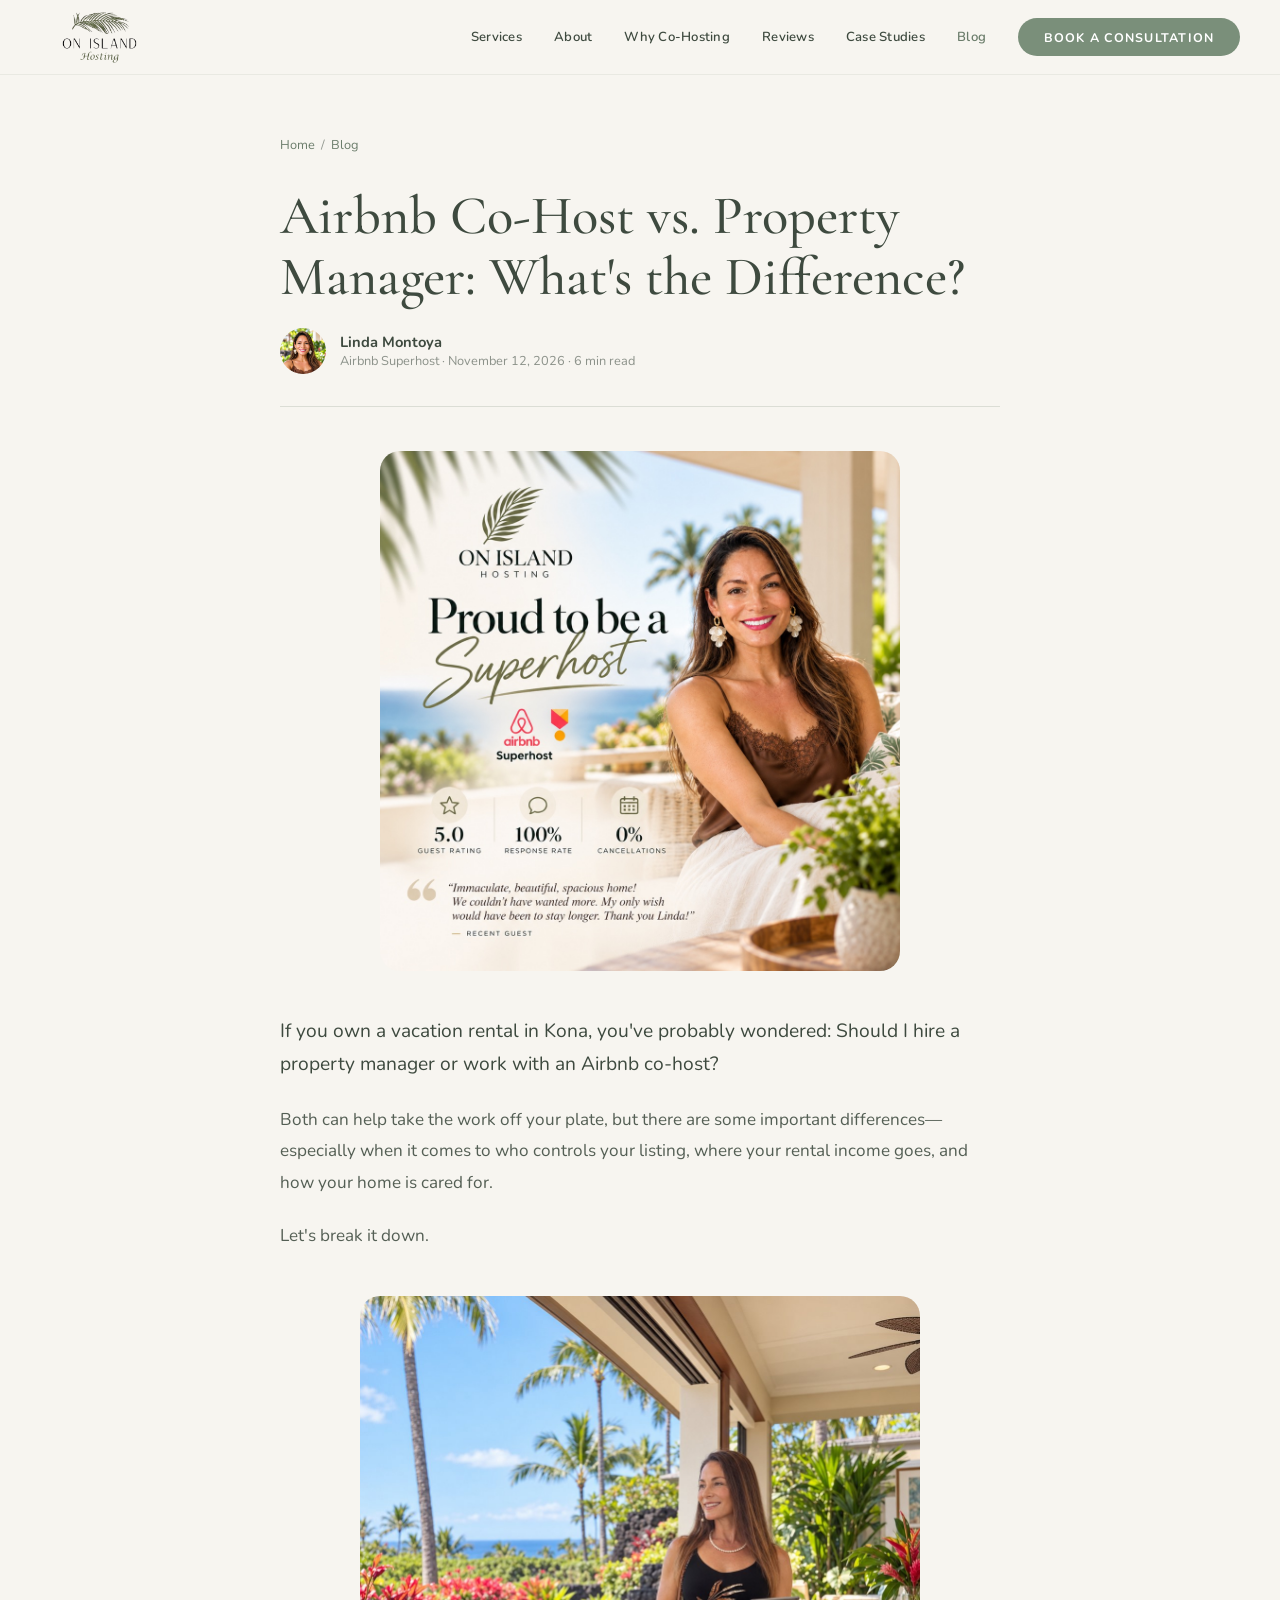
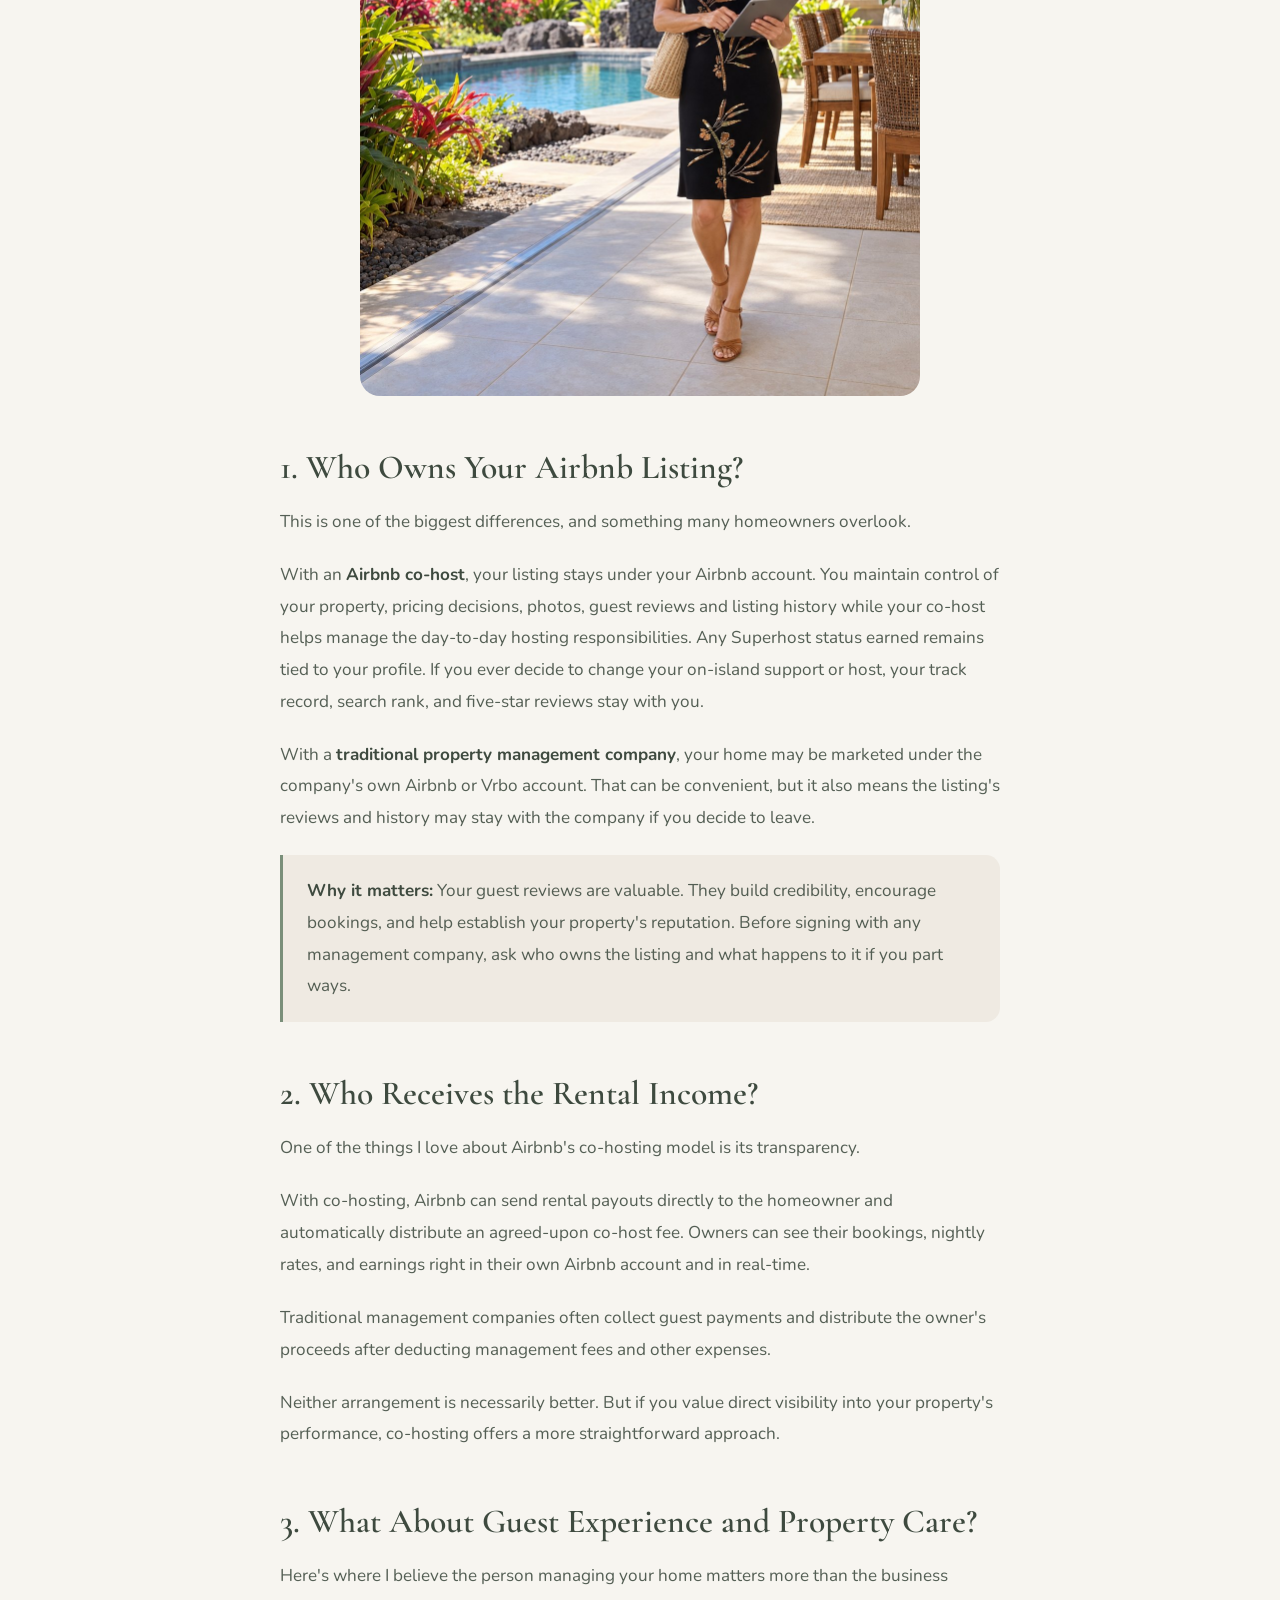
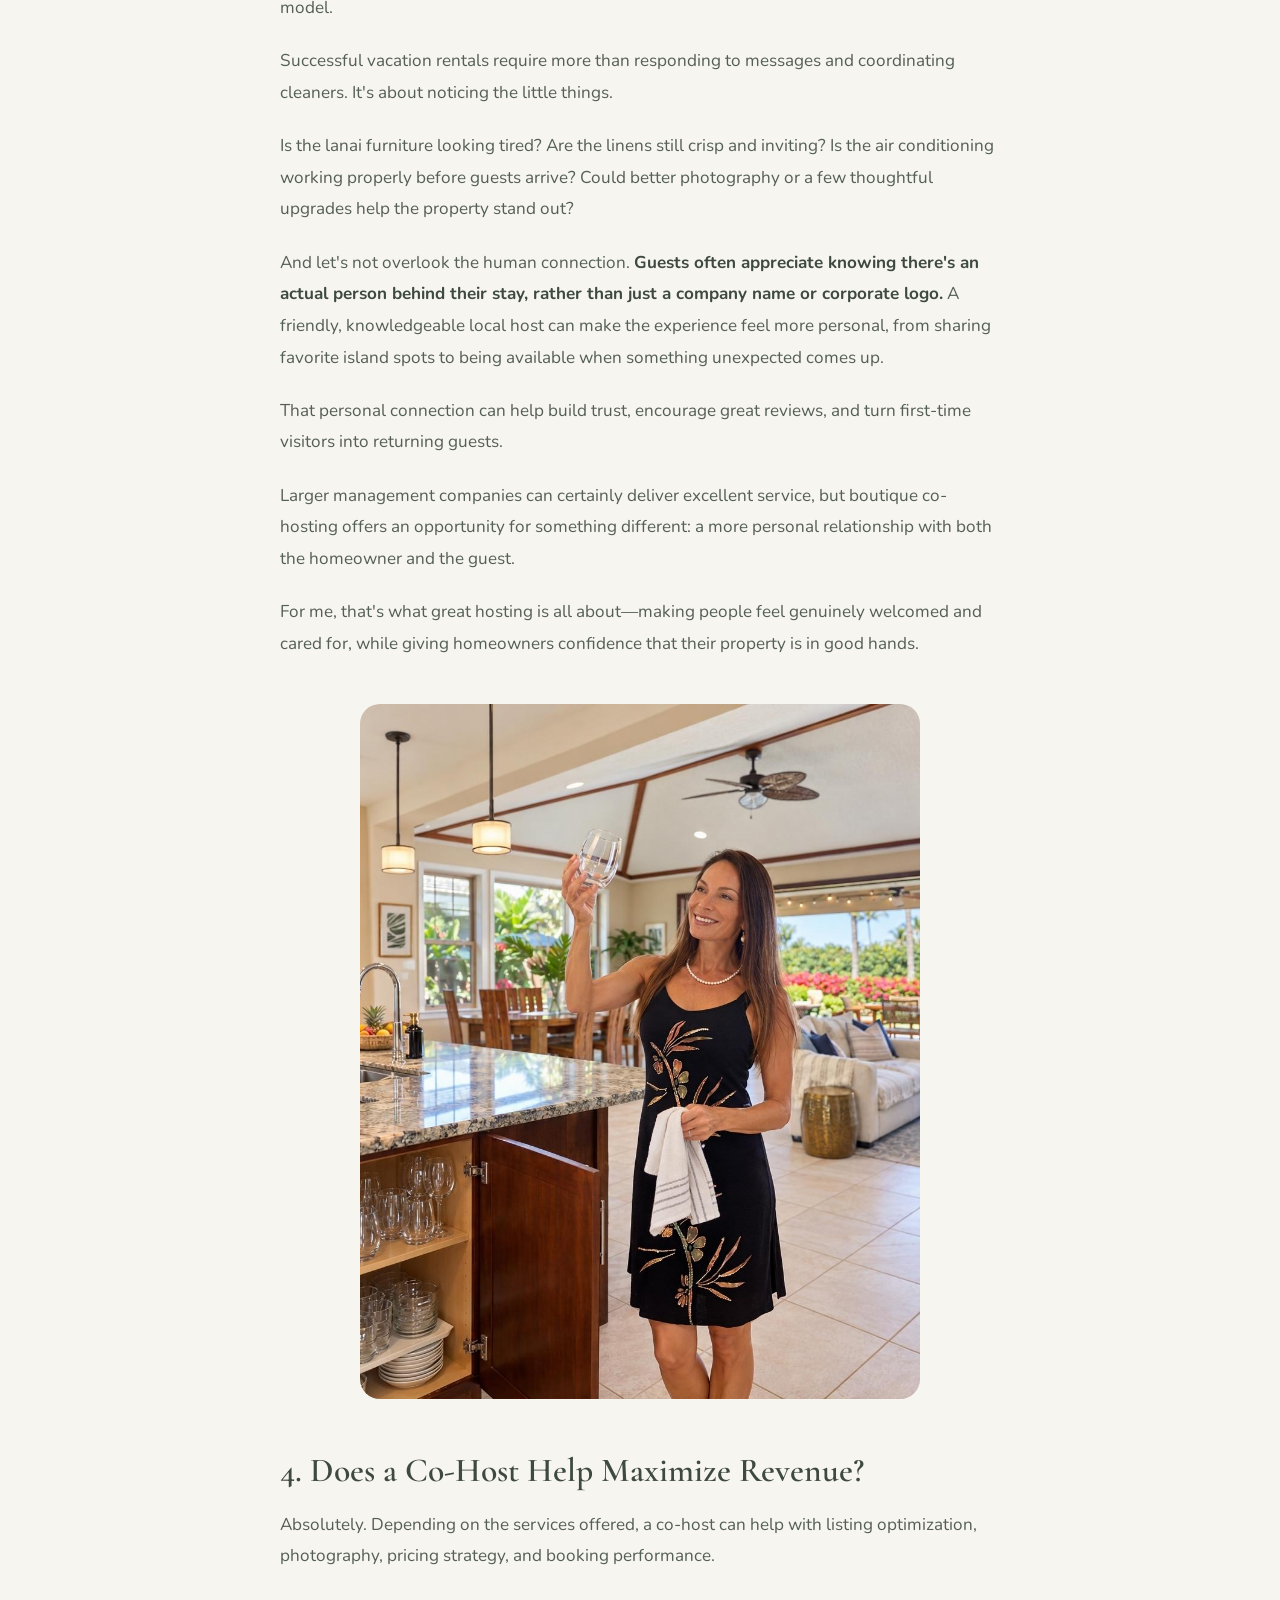
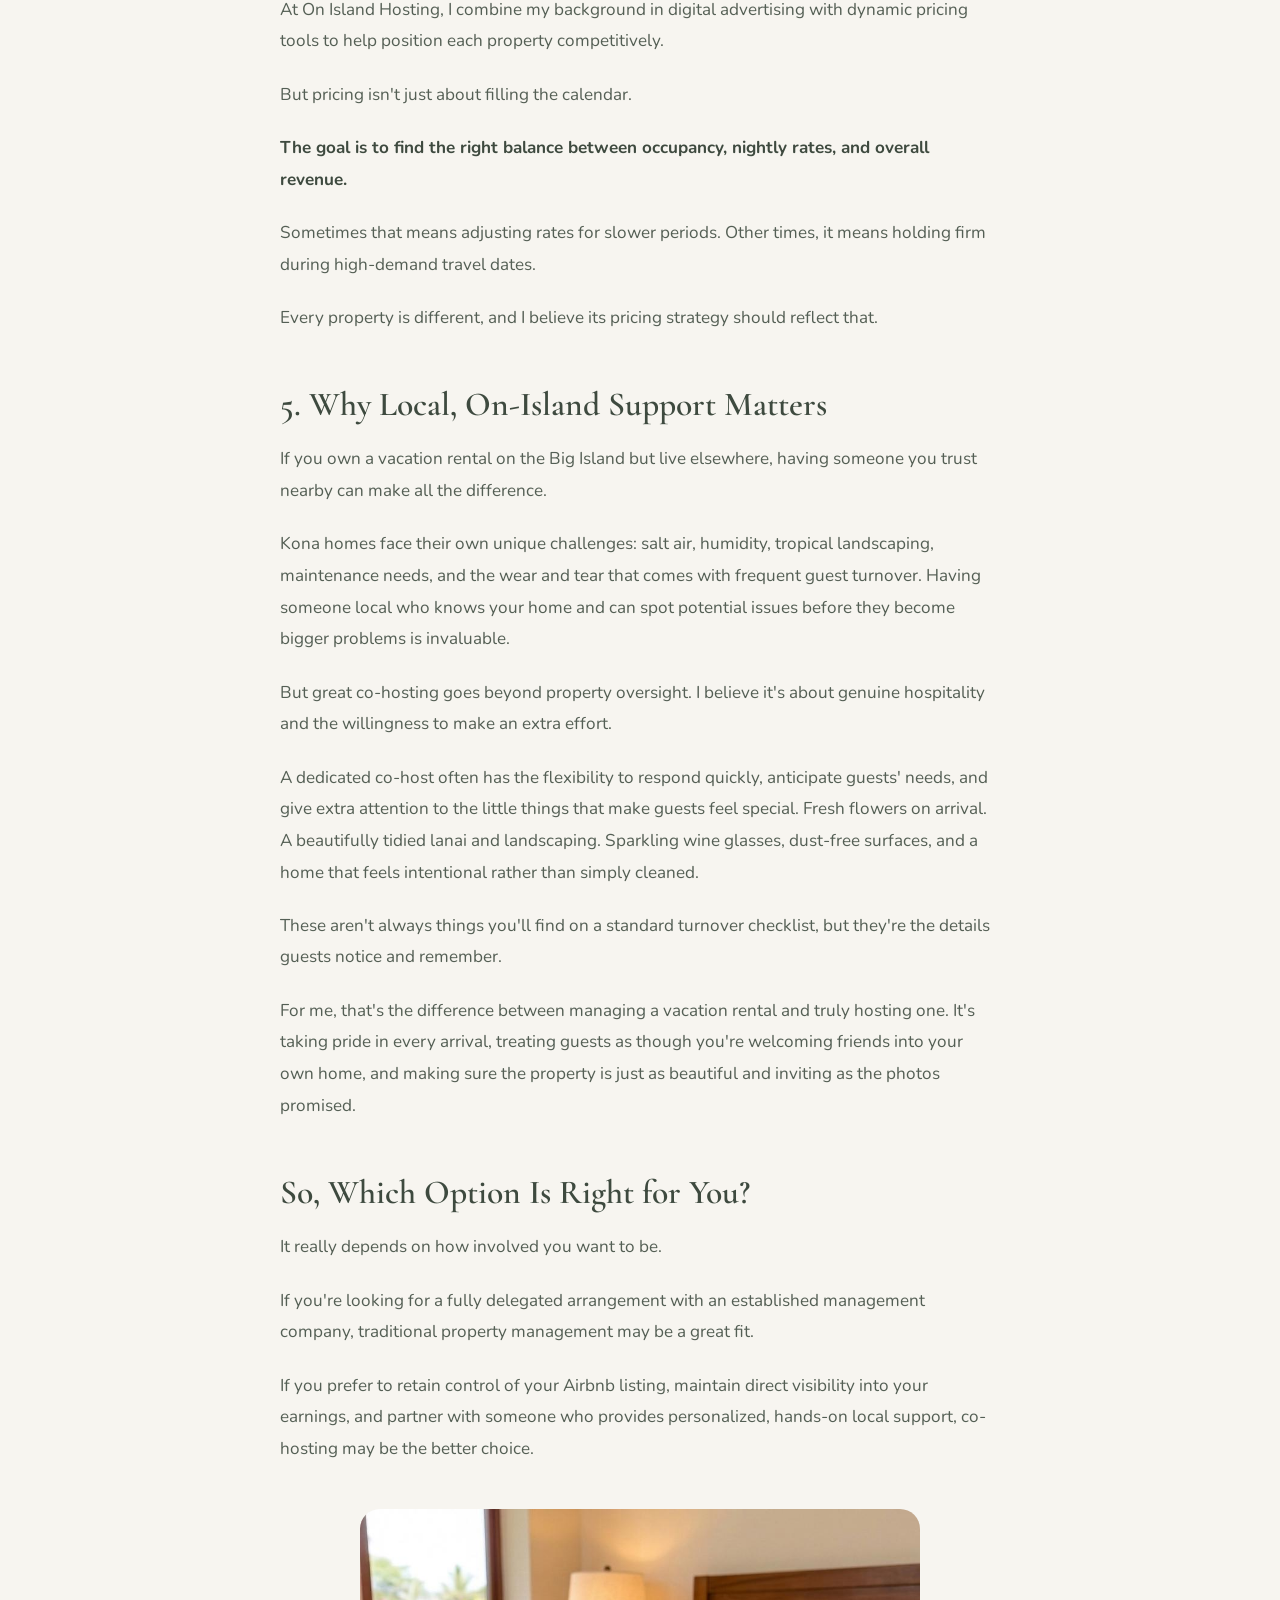
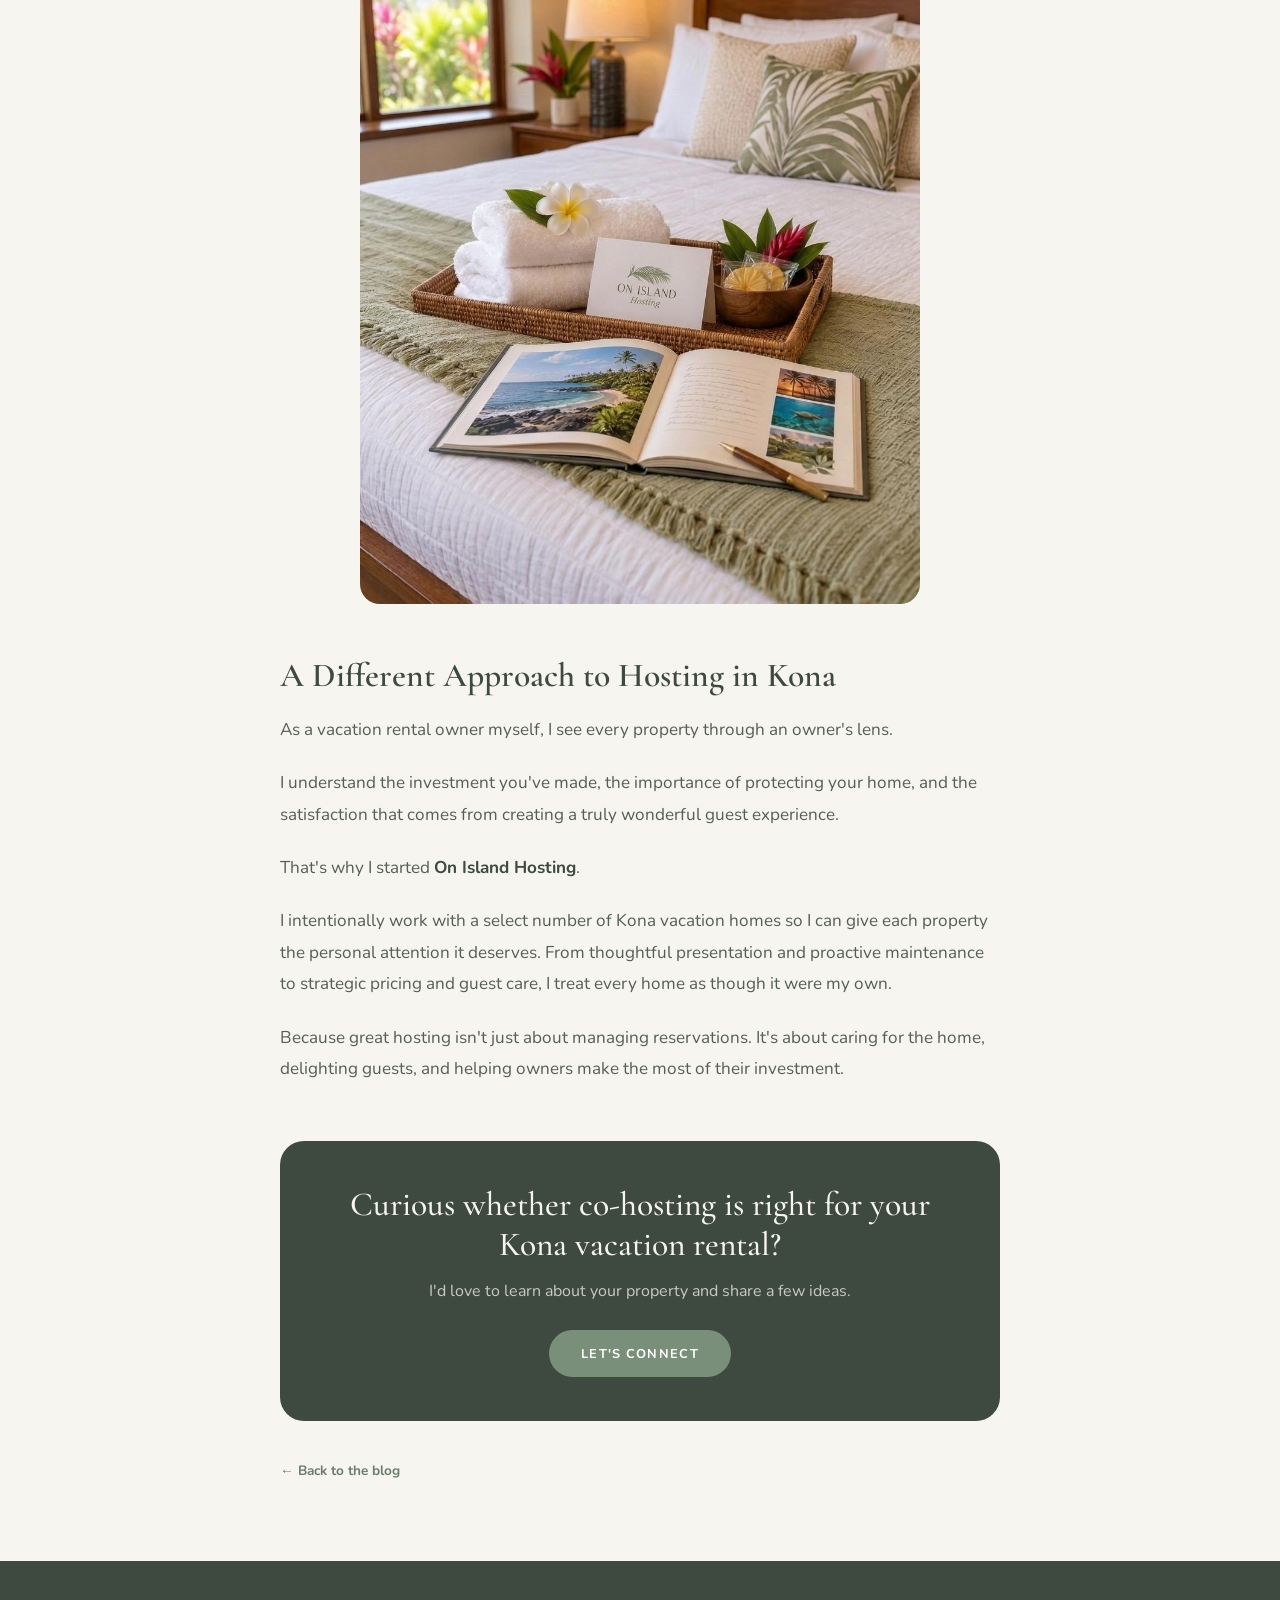
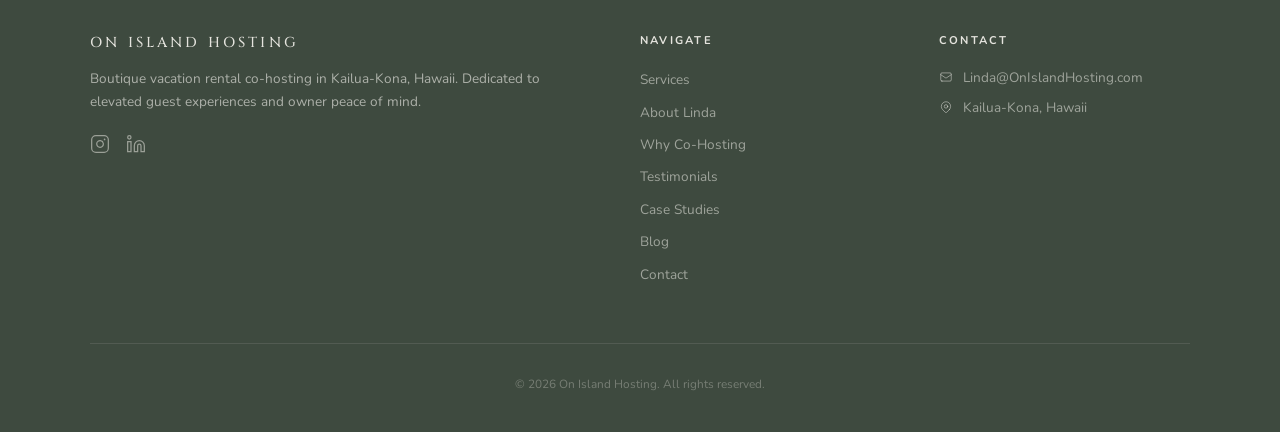
<file: blog/airbnb-co-host-vs-property-manager-kona/index.html>
<!DOCTYPE html>
<html lang="en">
<head>
  <meta charset="UTF-8" />
  <meta name="viewport" content="width=device-width, initial-scale=1.0" />
  <title>Airbnb Co-Host vs. Property Manager in Kona | On Island Hosting</title>
  <meta name="description" content="Co-host or property manager? Learn the key differences in listing ownership, fees, guest experience, and local care for your Kona vacation rental." />
  <link rel="canonical" href="https://onislandhosting.com/blog/airbnb-co-host-vs-property-manager-kona/" />
  <link rel="icon" href="/favicon.ico" sizes="any" />
  <link rel="icon" type="image/png" sizes="48x48" href="/favicon-48.png" />
  <link rel="apple-touch-icon" href="/apple-touch-icon.png" />
  <meta name="theme-color" content="#3E4A3F" />
  <meta name="author" content="Linda Montoya" />

  <meta property="og:type" content="article" />
  <meta property="og:site_name" content="On Island Hosting" />
  <meta property="og:url" content="https://onislandhosting.com/blog/airbnb-co-host-vs-property-manager-kona/" />
  <meta property="og:title" content="Airbnb Co-Host vs. Property Manager: What's the Difference?" />
  <meta property="og:description" content="Co-host or property manager? Learn the key differences in listing ownership, fees, guest experience, and local care for your Kona vacation rental." />
  <meta property="og:image" content="https://onislandhosting.com/blog/images/og-co-host-vs-property-manager.jpg" />
  <meta property="og:image:width" content="1200" />
  <meta property="og:image:height" content="630" />
  <meta property="og:image:alt" content="Linda Montoya on the lanai of a Kona vacation home, beside a pool and tropical garden" />
  <meta property="og:locale" content="en_US" />
  <meta property="article:published_time" content="2026-11-12" />
  <meta property="article:author" content="Linda Montoya" />
  <meta name="twitter:card" content="summary_large_image" />
  <meta name="twitter:title" content="Airbnb Co-Host vs. Property Manager: What's the Difference?" />
  <meta name="twitter:description" content="Co-host or property manager? Learn the key differences in listing ownership, fees, guest experience, and local care for your Kona vacation rental." />
  <meta name="twitter:image" content="https://onislandhosting.com/blog/images/og-co-host-vs-property-manager.jpg" />

  <script type="application/ld+json">
{
  "@context": "https://schema.org",
  "@graph": [
    {
      "@type": "BlogPosting",
      "@id": "https://onislandhosting.com/blog/airbnb-co-host-vs-property-manager-kona/#post",
      "headline": "Airbnb Co-Host vs. Property Manager: What's the Difference?",
      "description": "Co-host or property manager? Learn the key differences in listing ownership, fees, guest experience, and local care for your Kona vacation rental.",
      "url": "https://onislandhosting.com/blog/airbnb-co-host-vs-property-manager-kona/",
      "mainEntityOfPage": "https://onislandhosting.com/blog/airbnb-co-host-vs-property-manager-kona/",
      "datePublished": "2026-11-12",
      "dateModified": "2026-11-12",
      "inLanguage": "en-US",
      "image": [
        "https://onislandhosting.com/blog/images/og-co-host-vs-property-manager.jpg",
        "https://onislandhosting.com/blog/images/linda-co-host-kona-lanai.jpg"
      ],
      "author": {
        "@type": "Person",
        "@id": "https://onislandhosting.com/#linda",
        "name": "Linda Montoya",
        "url": "https://onislandhosting.com/#about"
      },
      "publisher": {
        "@type": "Organization",
        "@id": "https://onislandhosting.com/#business",
        "name": "On Island Hosting",
        "logo": {
          "@type": "ImageObject",
          "url": "https://onislandhosting.com/photos/New%20logo.png"
        }
      },
      "isPartOf": { "@id": "https://onislandhosting.com/blog/#blog" },
      "about": ["Airbnb co-hosting", "Vacation rental property management", "Kailua-Kona, Hawaii"]
    },
    {
      "@type": "BreadcrumbList",
      "itemListElement": [
        { "@type": "ListItem", "position": 1, "name": "Home", "item": "https://onislandhosting.com/" },
        { "@type": "ListItem", "position": 2, "name": "Blog", "item": "https://onislandhosting.com/blog/" },
        { "@type": "ListItem", "position": 3, "name": "Airbnb Co-Host vs. Property Manager: What's the Difference?" }
      ]
    }
  ]
}
  </script>

  <link rel="preconnect" href="https://fonts.googleapis.com">
  <link rel="preconnect" href="https://fonts.gstatic.com" crossorigin>
  <link href="https://fonts.googleapis.com/css2?family=Cinzel:wght@400;500;600;700&family=Cormorant+Garamond:ital,wght@0,300;0,400;0,500;0,600;1,300;1,400;1,500;1,600&family=Nunito:wght@300;400;500;600;700&display=swap" rel="stylesheet">
  <link rel="stylesheet" href="/blog/blog.css" />
  <script src="/tracking.js"></script>
</head>

<body>

<header id="site-header">
  <div class="header-inner">
    <a href="/" class="header-logo">
      <img src="/photos/New%20logo.png" alt="On Island Hosting" />
    </a>
    <div class="header-right">
      <nav class="header-nav">
        <a href="/#services">Services</a>
        <a href="/#about">About</a>
        <a href="/#co-hosting">Why Co-Hosting</a>
        <a href="/#testimonials">Reviews</a>
        <a href="/#case-studies">Case Studies</a>
        <a href="/blog/" aria-current="page">Blog</a>
      </nav>
      <a href="/#contact" class="nav-cta">Book A Consultation</a>
      <button class="mobile-toggle" onclick="toggleMobileMenu()" aria-label="Menu">
        <svg id="icon-open" width="24" height="24" fill="none" stroke="currentColor" stroke-width="2" viewBox="0 0 24 24"><path stroke-linecap="round" d="M4 6h16M4 12h16M4 18h16"/></svg>
        <svg id="icon-close" width="24" height="24" fill="none" stroke="currentColor" stroke-width="2" viewBox="0 0 24 24" style="display:none"><path stroke-linecap="round" d="M6 18L18 6M6 6l12 12"/></svg>
      </button>
    </div>
  </div>
  <div id="mobile-menu" class="mobile-menu">
    <a href="/#services">Services</a>
    <a href="/#about">About</a>
    <a href="/#co-hosting">Why Co-Hosting</a>
    <a href="/#testimonials">Reviews</a>
    <a href="/#case-studies">Case Studies</a>
    <a href="/blog/">Blog</a>
    <a href="/#contact" class="mobile-cta">Book A Consultation</a>
  </div>
</header>

<main class="article">
  <article class="article-inner">
    <nav class="breadcrumb" aria-label="Breadcrumb"><a href="/">Home</a> &nbsp;/&nbsp; <a href="/blog/">Blog</a></nav>

    <h1>Airbnb Co-Host vs. Property Manager: What's the Difference?</h1>

    <div class="byline">
      <img src="/photos/Linda%20Square.jpg" alt="" width="46" height="46" />
      <div>
        <div class="byline-name">Linda Montoya</div>
        <div class="byline-sub">Airbnb Superhost &middot; <time datetime="2026-11-12">November 12, 2026</time> &middot; 6 min read</div>
      </div>
    </div>

    <div class="prose">
      <figure class="narrow">
        <img src="/blog/images/linda-airbnb-superhost-kona.jpg" width="1100" height="1100"
             alt="Linda Montoya of On Island Hosting, an Airbnb Superhost with a 5.0 guest rating, 100% response rate and 0% cancellations" />
      </figure>

      <p class="lead">If you own a vacation rental in Kona, you've probably wondered: Should I hire a property manager or work with an Airbnb co-host?</p>
      <p>Both can help take the work off your plate, but there are some important differences—especially when it comes to who controls your listing, where your rental income goes, and how your home is cared for.</p>
      <p>Let's break it down.</p>

      <figure>
        <img src="/blog/images/linda-co-host-kona-lanai.jpg" width="1122" height="1402" loading="lazy"
             alt="Linda walking the lanai of a Kona vacation home with a tablet, beside the pool and tropical garden" />
      </figure>

      <h2>1. Who Owns Your Airbnb Listing?</h2>
      <p>This is one of the biggest differences, and something many homeowners overlook.</p>
      <p>With an <strong>Airbnb co-host</strong>, your listing stays under your Airbnb account. You maintain control of your property, pricing decisions, photos, guest reviews and listing history while your co-host helps manage the day-to-day hosting responsibilities. Any Superhost status earned remains tied to your profile. If you ever decide to change your on-island support or host, your track record, search rank, and five-star reviews stay with you.</p>
      <p>With a <strong>traditional property management company</strong>, your home may be marketed under the company's own Airbnb or Vrbo account. That can be convenient, but it also means the listing's reviews and history may stay with the company if you decide to leave.</p>
      <div class="callout">
        <p><strong>Why it matters:</strong> Your guest reviews are valuable. They build credibility, encourage bookings, and help establish your property's reputation. Before signing with any management company, ask who owns the listing and what happens to it if you part ways.</p>
      </div>

      <h2>2. Who Receives the Rental Income?</h2>
      <p>One of the things I love about Airbnb's co-hosting model is its transparency.</p>
      <p>With co-hosting, Airbnb can send rental payouts directly to the homeowner and automatically distribute an agreed-upon co-host fee. Owners can see their bookings, nightly rates, and earnings right in their own Airbnb account and in real-time.</p>
      <p>Traditional management companies often collect guest payments and distribute the owner's proceeds after deducting management fees and other expenses.</p>
      <p>Neither arrangement is necessarily better. But if you value direct visibility into your property's performance, co-hosting offers a more straightforward approach.</p>

      <h2>3. What About Guest Experience and Property Care?</h2>
      <p>Here's where I believe the person managing your home matters more than the business model.</p>
      <p>Successful vacation rentals require more than responding to messages and coordinating cleaners. It's about noticing the little things.</p>
      <p>Is the lanai furniture looking tired? Are the linens still crisp and inviting? Is the air conditioning working properly before guests arrive? Could better photography or a few thoughtful upgrades help the property stand out?</p>
      <p>And let's not overlook the human connection. <strong>Guests often appreciate knowing there's an actual person behind their stay, rather than just a company name or corporate logo.</strong> A friendly, knowledgeable local host can make the experience feel more personal, from sharing favorite island spots to being available when something unexpected comes up.</p>
      <p>That personal connection can help build trust, encourage great reviews, and turn first-time visitors into returning guests.</p>
      <p>Larger management companies can certainly deliver excellent service, but boutique co-hosting offers an opportunity for something different: a more personal relationship with both the homeowner and the guest.</p>
      <p>For me, that's what great hosting is all about—making people feel genuinely welcomed and cared for, while giving homeowners confidence that their property is in good hands.</p>

      <figure>
        <img src="/blog/images/linda-checking-glassware.jpg" width="928" height="1152" loading="lazy"
             alt="Linda holding a wine glass up to the light to check it for spots in the kitchen of a Kona vacation home" />
      </figure>

      <h2>4. Does a Co-Host Help Maximize Revenue?</h2>
      <p>Absolutely. Depending on the services offered, a co-host can help with listing optimization, photography, pricing strategy, and booking performance.</p>
      <p>At On Island Hosting, I combine my background in digital advertising with dynamic pricing tools to help position each property competitively.</p>
      <p>But pricing isn't just about filling the calendar.</p>
      <p><strong>The goal is to find the right balance between occupancy, nightly rates, and overall revenue.</strong></p>
      <p>Sometimes that means adjusting rates for slower periods. Other times, it means holding firm during high-demand travel dates.</p>
      <p>Every property is different, and I believe its pricing strategy should reflect that.</p>

      <h2>5. Why Local, On-Island Support Matters</h2>
      <p>If you own a vacation rental on the Big Island but live elsewhere, having someone you trust nearby can make all the difference.</p>
      <p>Kona homes face their own unique challenges: salt air, humidity, tropical landscaping, maintenance needs, and the wear and tear that comes with frequent guest turnover. Having someone local who knows your home and can spot potential issues before they become bigger problems is invaluable.</p>
      <p>But great co-hosting goes beyond property oversight. I believe it's about genuine hospitality and the willingness to make an extra effort.</p>
      <p>A dedicated co-host often has the flexibility to respond quickly, anticipate guests' needs, and give extra attention to the little things that make guests feel special. Fresh flowers on arrival. A beautifully tidied lanai and landscaping. Sparkling wine glasses, dust-free surfaces, and a home that feels intentional rather than simply cleaned.</p>
      <p>These aren't always things you'll find on a standard turnover checklist, but they're the details guests notice and remember.</p>
      <p>For me, that's the difference between managing a vacation rental and truly hosting one. It's taking pride in every arrival, treating guests as though you're welcoming friends into your own home, and making sure the property is just as beautiful and inviting as the photos promised.</p>

      <h2>So, Which Option Is Right for You?</h2>
      <p>It really depends on how involved you want to be.</p>
      <p>If you're looking for a fully delegated arrangement with an established management company, traditional property management may be a great fit.</p>
      <p>If you prefer to retain control of your Airbnb listing, maintain direct visibility into your earnings, and partner with someone who provides personalized, hands-on local support, co-hosting may be the better choice.</p>

      <figure>
        <img src="/blog/images/guest-welcome-tray.jpg" width="928" height="1152" loading="lazy"
             alt="A welcome tray on a guest bed with folded towels, a plumeria flower, snacks, an On Island Hosting card and a guest book" />
      </figure>

      <h2>A Different Approach to Hosting in Kona</h2>
      <p>As a vacation rental owner myself, I see every property through an owner's lens.</p>
      <p>I understand the investment you've made, the importance of protecting your home, and the satisfaction that comes from creating a truly wonderful guest experience.</p>
      <p>That's why I started <strong>On Island Hosting</strong>.</p>
      <p>I intentionally work with a select number of Kona vacation homes so I can give each property the personal attention it deserves. From thoughtful presentation and proactive maintenance to strategic pricing and guest care, I treat every home as though it were my own.</p>
      <p>Because great hosting isn't just about managing reservations. It's about caring for the home, delighting guests, and helping owners make the most of their investment.</p>
    </div>

    <aside class="article-cta">
      <h2>Curious whether co-hosting is right for your Kona vacation rental?</h2>
      <p>I'd love to learn about your property and share a few ideas.</p>
      <a href="/#contact">Let's Connect</a>
    </aside>

    <a href="/blog/" class="back-link">&larr; Back to the blog</a>
  </article>
</main>

<footer>
  <div class="footer-inner">
    <div class="footer-top">
      <div class="footer-brand">
        <span class="footer-brand-name">ON ISLAND HOSTING</span>
        <p>Boutique vacation rental co-hosting in Kailua-Kona, Hawaii. Dedicated to elevated guest experiences and owner peace of mind.</p>
        <div class="footer-socials">
          <a href="https://www.instagram.com/onislandwithlinda" target="_blank" rel="noopener noreferrer" aria-label="Instagram">
            <svg width="20" height="20" fill="none" stroke="currentColor" stroke-width="1.5" viewBox="0 0 24 24"><rect x="2" y="2" width="20" height="20" rx="5" ry="5"/><path d="M16 11.37A4 4 0 1112.63 8 4 4 0 0116 11.37z"/><line x1="17.5" y1="6.5" x2="17.51" y2="6.5" stroke-linecap="round" stroke-width="2"/></svg>
          </a>
          <a href="https://www.linkedin.com/in/lindamontoya/" target="_blank" rel="noopener noreferrer" aria-label="LinkedIn">
            <svg width="20" height="20" fill="none" stroke="currentColor" stroke-width="1.5" viewBox="0 0 24 24"><path stroke-linecap="round" d="M16 8a6 6 0 016 6v7h-4v-7a2 2 0 00-2-2 2 2 0 00-2 2v7h-4v-7a6 6 0 016-6zM2 9h4v12H2z"/><circle cx="4" cy="4" r="2"/></svg>
          </a>
        </div>
      </div>
      <div class="footer-col">
        <h4>Navigate</h4>
        <ul>
          <li><a href="/#services">Services</a></li>
          <li><a href="/#about">About Linda</a></li>
          <li><a href="/#co-hosting">Why Co-Hosting</a></li>
          <li><a href="/#testimonials">Testimonials</a></li>
          <li><a href="/#case-studies">Case Studies</a></li>
          <li><a href="/blog/">Blog</a></li>
          <li><a href="/#contact">Contact</a></li>
        </ul>
      </div>
      <div class="footer-col">
        <h4>Contact</h4>
        <div class="footer-contact-item">
          <svg width="14" height="14" fill="none" stroke="currentColor" stroke-width="1.5" viewBox="0 0 24 24"><path stroke-linecap="round" d="M3 8l7.89 5.26a2 2 0 002.22 0L21 8M5 19h14a2 2 0 002-2V7a2 2 0 00-2-2H5a2 2 0 00-2 2v10a2 2 0 002 2z"/></svg>
          <a href="mailto:Linda@OnIslandHosting.com">Linda@OnIslandHosting.com</a>
        </div>
        <div class="footer-contact-item">
          <svg width="14" height="14" fill="none" stroke="currentColor" stroke-width="1.5" viewBox="0 0 24 24"><path stroke-linecap="round" d="M17.657 16.657L13.414 20.9a2 2 0 01-2.827 0l-4.244-4.243a8 8 0 1111.314 0z"/><path stroke-linecap="round" d="M15 11a3 3 0 11-6 0 3 3 0 016 0z"/></svg>
          <span>Kailua-Kona, Hawaii</span>
        </div>
      </div>
    </div>
    <div class="footer-bottom">
      <p>&copy; <span id="year">2026</span> On Island Hosting. All rights reserved.</p>
    </div>
  </div>
</footer>

<script>
  document.getElementById('year').textContent = new Date().getFullYear();
  window.addEventListener('scroll', () => {
    document.getElementById('site-header').classList.toggle('scrolled', window.scrollY > 20);
  });
  function toggleMobileMenu() {
    const menu = document.getElementById('mobile-menu');
    const isOpen = menu.classList.toggle('open');
    document.getElementById('icon-open').style.display  = isOpen ? 'none'  : 'block';
    document.getElementById('icon-close').style.display = isOpen ? 'block' : 'none';
  }
</script>
</body>
</html>
</file>
<file: blog/blog.css>
/* Shared styles for the On Island Hosting blog pages.
   Header, footer and color tokens match the homepage (index.html). */
*, *::before, *::after { box-sizing: border-box; margin: 0; padding: 0; }
html { scroll-behavior: smooth; }

:root {
  --soft-white:     #F7F5F0;
  --warm-beige:     #EFEAE2;
  --olive:          #6B7D6B;
  --deep-olive:     #3E4A3F;
  --sage:           #7A8F7A;
  --dark:           #1c2420;
  --font-cinzel:    'Cinzel', serif;
  --font-cormorant: 'Cormorant Garamond', serif;
  --font-nunito:    'Nunito', sans-serif;
}

body {
  background: var(--soft-white);
  color: var(--deep-olive);
  font-family: var(--font-nunito);
  -webkit-font-smoothing: antialiased;
}

/* ── Header (same as homepage) ── */
#site-header {
  position: fixed; top: 0; left: 0; right: 0; z-index: 200;
  background: rgba(247,245,240,0.97);
  backdrop-filter: blur(12px); -webkit-backdrop-filter: blur(12px);
  border-bottom: 1px solid rgba(107,125,107,0.1);
  transition: box-shadow 0.3s;
}
#site-header.scrolled { box-shadow: 0 2px 24px rgba(28,36,32,0.1); }
.header-inner {
  max-width: 1280px; margin: 0 auto; padding: 0 2.5rem; height: 74px;
  display: flex; align-items: center; justify-content: space-between;
}
.header-logo img { height: 58px; width: auto; object-fit: contain; display: block; }
.header-right { display: flex; align-items: center; gap: 2rem; }
.header-nav { display: flex; align-items: center; gap: 2rem; }
.header-nav a {
  font-size: 0.82rem; font-weight: 600; letter-spacing: 0.02em;
  color: var(--deep-olive); text-decoration: none; transition: color 0.2s; white-space: nowrap;
}
.header-nav a:hover, .header-nav a[aria-current] { color: var(--olive); }
.nav-cta {
  font-size: 0.78rem; font-weight: 700; letter-spacing: 0.1em; text-transform: uppercase;
  background: var(--sage); color: #fff; padding: 0.65rem 1.6rem; border-radius: 100px;
  text-decoration: none; transition: background 0.2s; white-space: nowrap;
}
.nav-cta:hover { background: var(--olive); }
.mobile-toggle { display: none; background: none; border: none; cursor: pointer; color: var(--deep-olive); }
.mobile-menu {
  display: none; position: absolute; top: 100%; left: 0; right: 0;
  background: var(--soft-white); border-top: 1px solid var(--warm-beige);
  padding: 1.25rem 2rem 1.75rem;
}
.mobile-menu.open { display: block; }
.mobile-menu a {
  display: block; font-weight: 600; font-size: 0.95rem; color: var(--deep-olive);
  text-decoration: none; padding: 0.7rem 0; border-bottom: 1px solid var(--warm-beige);
}
.mobile-menu a.mobile-cta {
  border: none; margin-top: 1rem; text-align: center; background: var(--sage);
  color: #fff; border-radius: 100px; padding: 0.7rem;
}
@media (max-width: 920px) { .header-nav { display: none; } .mobile-toggle { display: block; } }
@media (max-width: 640px) {
  .header-right .nav-cta { display: none; }
  .header-inner { padding: 0 1.25rem; }
}

.section-label {
  font-size: 0.68rem; font-weight: 700; letter-spacing: 0.24em; text-transform: uppercase;
  color: var(--olive); display: block; margin-bottom: 1.2rem;
}

/* ── Blog index ── */
.blog-index { padding: 9rem 2rem 6rem; }
.blog-index-inner { max-width: 1100px; margin: 0 auto; }
.blog-index h1 {
  font-family: var(--font-cormorant); font-weight: 400;
  font-size: clamp(2.4rem, 5vw, 3.6rem); line-height: 1.1; margin-bottom: 0.8rem;
}
.blog-index .intro {
  font-size: 1rem; line-height: 1.75; color: rgba(62,74,63,0.62);
  max-width: 560px; margin-bottom: 3rem;
}
.post-grid { display: grid; grid-template-columns: repeat(2, 1fr); gap: 1.75rem; }
@media (max-width: 760px) { .post-grid { grid-template-columns: 1fr; } }
.post-card {
  background: var(--warm-beige); border-radius: 1.5rem; overflow: hidden;
  display: flex; flex-direction: column; text-decoration: none; color: inherit;
  transition: transform 0.3s, box-shadow 0.3s;
}
.post-card:hover { transform: translateY(-5px); box-shadow: 0 18px 50px rgba(62,74,63,0.1); }
.post-card-img { aspect-ratio: 1200 / 630; overflow: hidden; }
.post-card-img img { width: 100%; height: 100%; object-fit: cover; display: block; transition: transform 0.5s; }
.post-card:hover .post-card-img img { transform: scale(1.04); }
.post-card-body { padding: 1.75rem 2rem 2rem; display: flex; flex-direction: column; flex: 1; }
.post-meta {
  font-size: 0.72rem; font-weight: 700; letter-spacing: 0.12em; text-transform: uppercase;
  color: var(--olive); margin-bottom: 0.7rem;
}
.post-card h2 {
  font-family: var(--font-cormorant); font-size: 1.7rem; font-weight: 600;
  line-height: 1.2; margin-bottom: 0.7rem;
}
.post-card p { font-size: 0.9rem; line-height: 1.75; color: rgba(62,74,63,0.66); flex: 1; margin-bottom: 1.25rem; }
.read-more {
  align-self: flex-start; font-size: 0.82rem; font-weight: 700; color: var(--olive);
  border-bottom: 1px solid var(--olive); padding-bottom: 1px;
}

/* ── Article ── */
.article { padding: 8.5rem 1.5rem 5rem; }
.article-inner { max-width: 720px; margin: 0 auto; }
.breadcrumb { font-size: 0.8rem; margin-bottom: 2rem; color: rgba(62,74,63,0.55); }
.breadcrumb a { color: var(--olive); text-decoration: none; }
.breadcrumb a:hover { text-decoration: underline; }
.article h1 {
  font-family: var(--font-cormorant); font-weight: 500;
  font-size: clamp(2.2rem, 5.5vw, 3.4rem); line-height: 1.12; margin-bottom: 1.25rem;
}
.byline {
  display: flex; align-items: center; gap: 0.85rem; padding-bottom: 2rem;
  margin-bottom: 2.5rem; border-bottom: 1px solid rgba(107,125,107,0.2);
}
.byline img { width: 46px; height: 46px; border-radius: 50%; object-fit: cover; }
.byline-name { font-weight: 700; font-size: 0.92rem; }
.byline-sub { font-size: 0.8rem; color: rgba(62,74,63,0.58); }

.prose { font-size: 1.07rem; line-height: 1.85; color: rgba(62,74,63,0.88); }
.prose p { margin-bottom: 1.35rem; }
.prose strong { color: var(--deep-olive); font-weight: 700; }
.prose h2 {
  font-family: var(--font-cormorant); font-weight: 600; color: var(--deep-olive);
  font-size: clamp(1.65rem, 3.6vw, 2.1rem); line-height: 1.2;
  margin: 3.25rem 0 1.1rem;
}
.prose .lead { font-size: 1.2rem; line-height: 1.75; color: var(--deep-olive); }
.prose .callout {
  background: var(--warm-beige); border-left: 3px solid var(--sage);
  padding: 1.25rem 1.5rem; border-radius: 0 0.9rem 0.9rem 0;
}
.prose .callout p:last-child { margin-bottom: 0; }
.prose figure { margin: 2.75rem auto; max-width: 560px; }
.prose figure img {
  width: 100%; height: auto; display: block; border-radius: 1.25rem;
  background: var(--warm-beige);
}
.prose figure.narrow { max-width: 520px; }

.article-cta {
  margin-top: 3.5rem; background: var(--deep-olive); color: var(--soft-white);
  border-radius: 1.5rem; padding: 2.75rem 2.25rem; text-align: center;
}
.article-cta h2 {
  font-family: var(--font-cormorant); font-weight: 500; font-size: clamp(1.6rem, 4vw, 2.1rem);
  line-height: 1.2; margin-bottom: 0.75rem; color: var(--soft-white);
}
.article-cta p { font-size: 1rem; line-height: 1.7; color: rgba(247,245,240,0.75); margin-bottom: 1.6rem; }
.article-cta a {
  display: inline-block; font-size: 0.8rem; font-weight: 700; letter-spacing: 0.1em;
  text-transform: uppercase; background: var(--sage); color: #fff; text-decoration: none;
  padding: 0.9rem 2rem; border-radius: 100px; transition: background 0.2s;
}
.article-cta a:hover { background: var(--olive); }
.back-link { display: inline-block; margin-top: 2.5rem; font-size: 0.85rem; font-weight: 700; color: var(--olive); text-decoration: none; }
.back-link:hover { text-decoration: underline; }

@media (max-width: 560px) {
  .article { padding-top: 7rem; }
  .prose { font-size: 1.02rem; }
  .article-cta { padding: 2.25rem 1.5rem; }
}

/* ── Footer (same as homepage) ── */
footer { background: var(--deep-olive); color: rgba(247,245,240,0.6); padding: 4.5rem 2rem 2.5rem; }
.footer-inner { max-width: 1100px; margin: 0 auto; }
.footer-top {
  display: grid; grid-template-columns: 2fr 1fr 1fr; gap: 3rem;
  padding-bottom: 3rem; border-bottom: 1px solid rgba(247,245,240,0.1); margin-bottom: 2rem;
}
@media (max-width: 720px) { .footer-top { grid-template-columns: 1fr; gap: 2rem; } }
.footer-brand-name {
  font-family: var(--font-cinzel); font-size: 0.9rem; font-weight: 500; letter-spacing: 0.22em;
  color: rgba(247,245,240,0.9); margin-bottom: 0.9rem; display: block;
}
.footer-brand p { font-size: 0.85rem; line-height: 1.75; margin-bottom: 1.25rem; }
.footer-socials { display: flex; gap: 1rem; }
.footer-socials a { color: rgba(247,245,240,0.5); transition: color 0.2s; }
.footer-socials a:hover { color: rgba(247,245,240,0.9); }
.footer-col h4 {
  font-size: 0.7rem; font-weight: 700; letter-spacing: 0.2em; text-transform: uppercase;
  color: rgba(247,245,240,0.9); margin-bottom: 1.25rem;
}
.footer-col ul { list-style: none; }
.footer-col ul li { margin-bottom: 0.65rem; }
.footer-col ul li a { font-size: 0.85rem; color: rgba(247,245,240,0.52); text-decoration: none; transition: color 0.2s; }
.footer-col ul li a:hover { color: rgba(247,245,240,0.9); }
.footer-contact-item {
  display: flex; align-items: flex-start; gap: 0.6rem; font-size: 0.85rem;
  color: rgba(247,245,240,0.52); margin-bottom: 0.65rem;
}
.footer-contact-item a { color: inherit; text-decoration: none; transition: color 0.2s; }
.footer-contact-item a:hover { color: rgba(247,245,240,0.9); }
.footer-contact-item svg { flex-shrink: 0; margin-top: 2px; }
.footer-bottom { text-align: center; font-size: 0.74rem; color: rgba(247,245,240,0.3); }
</file>
